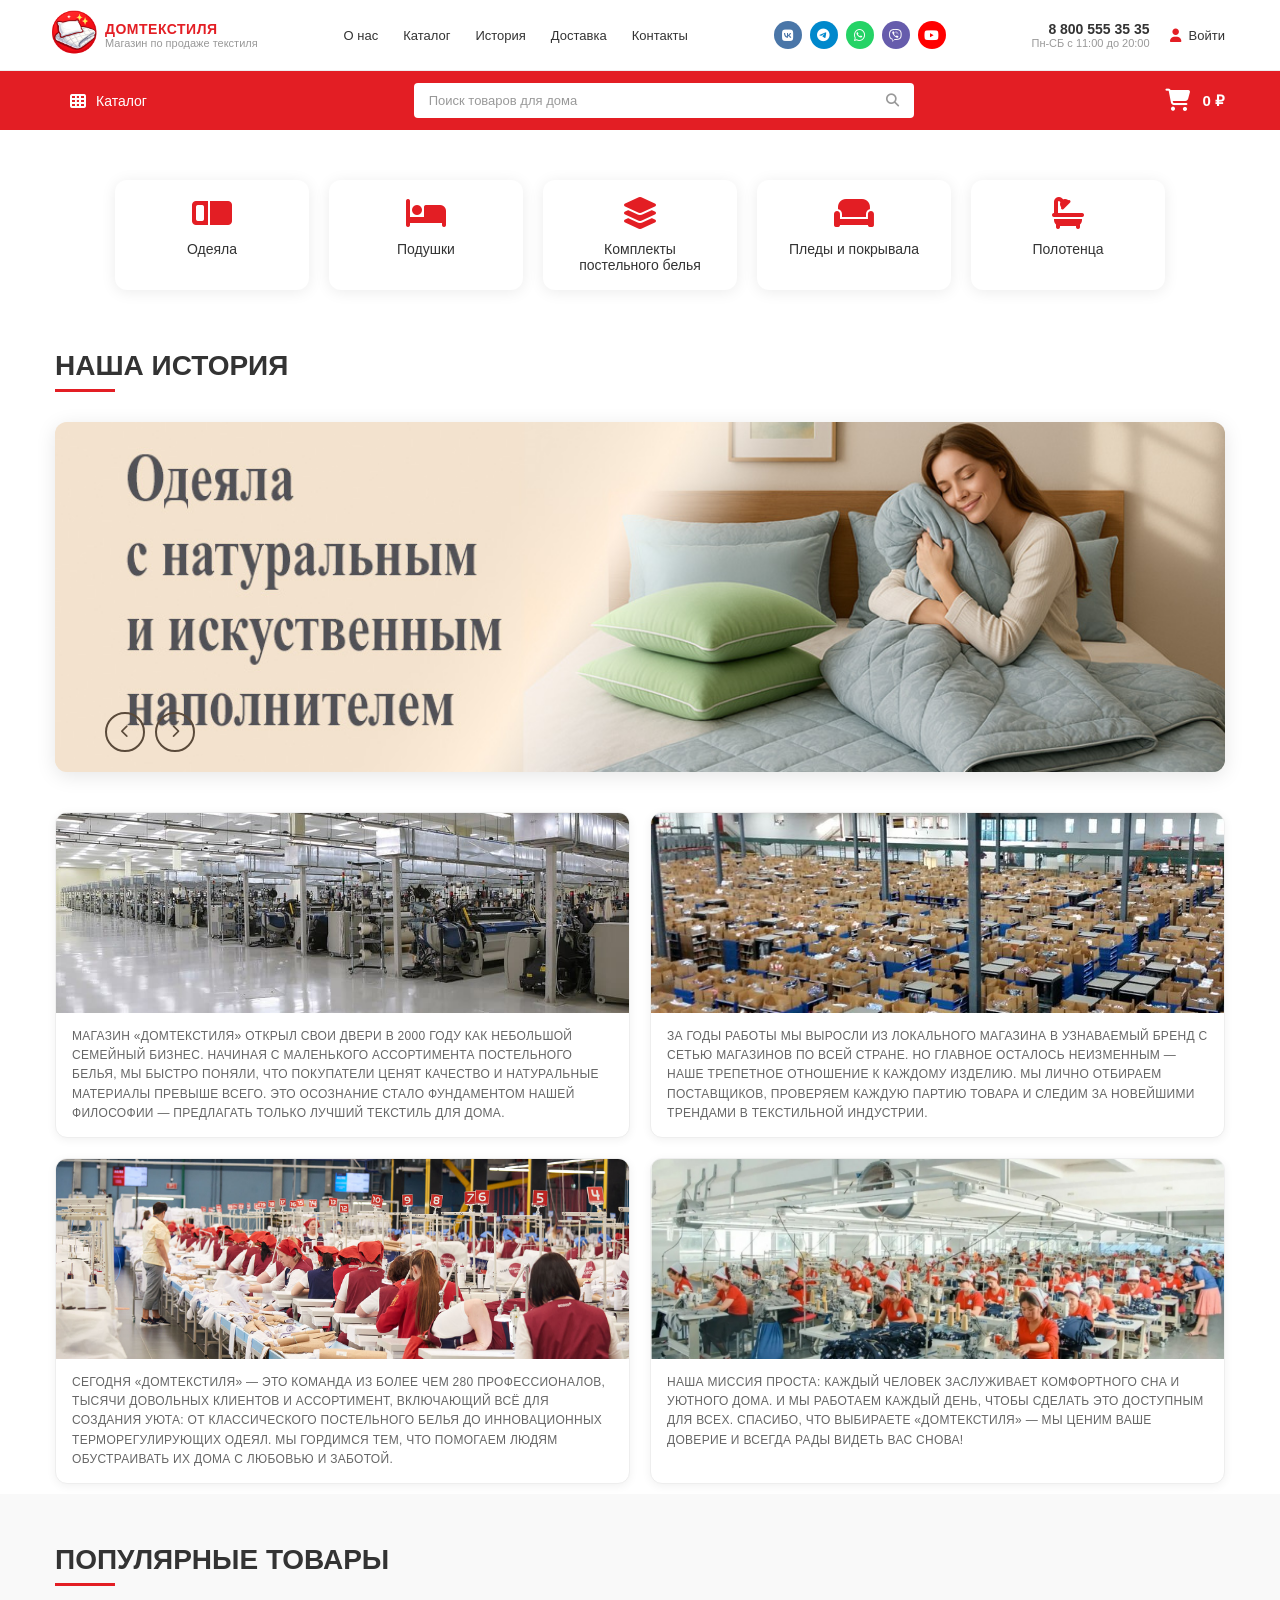
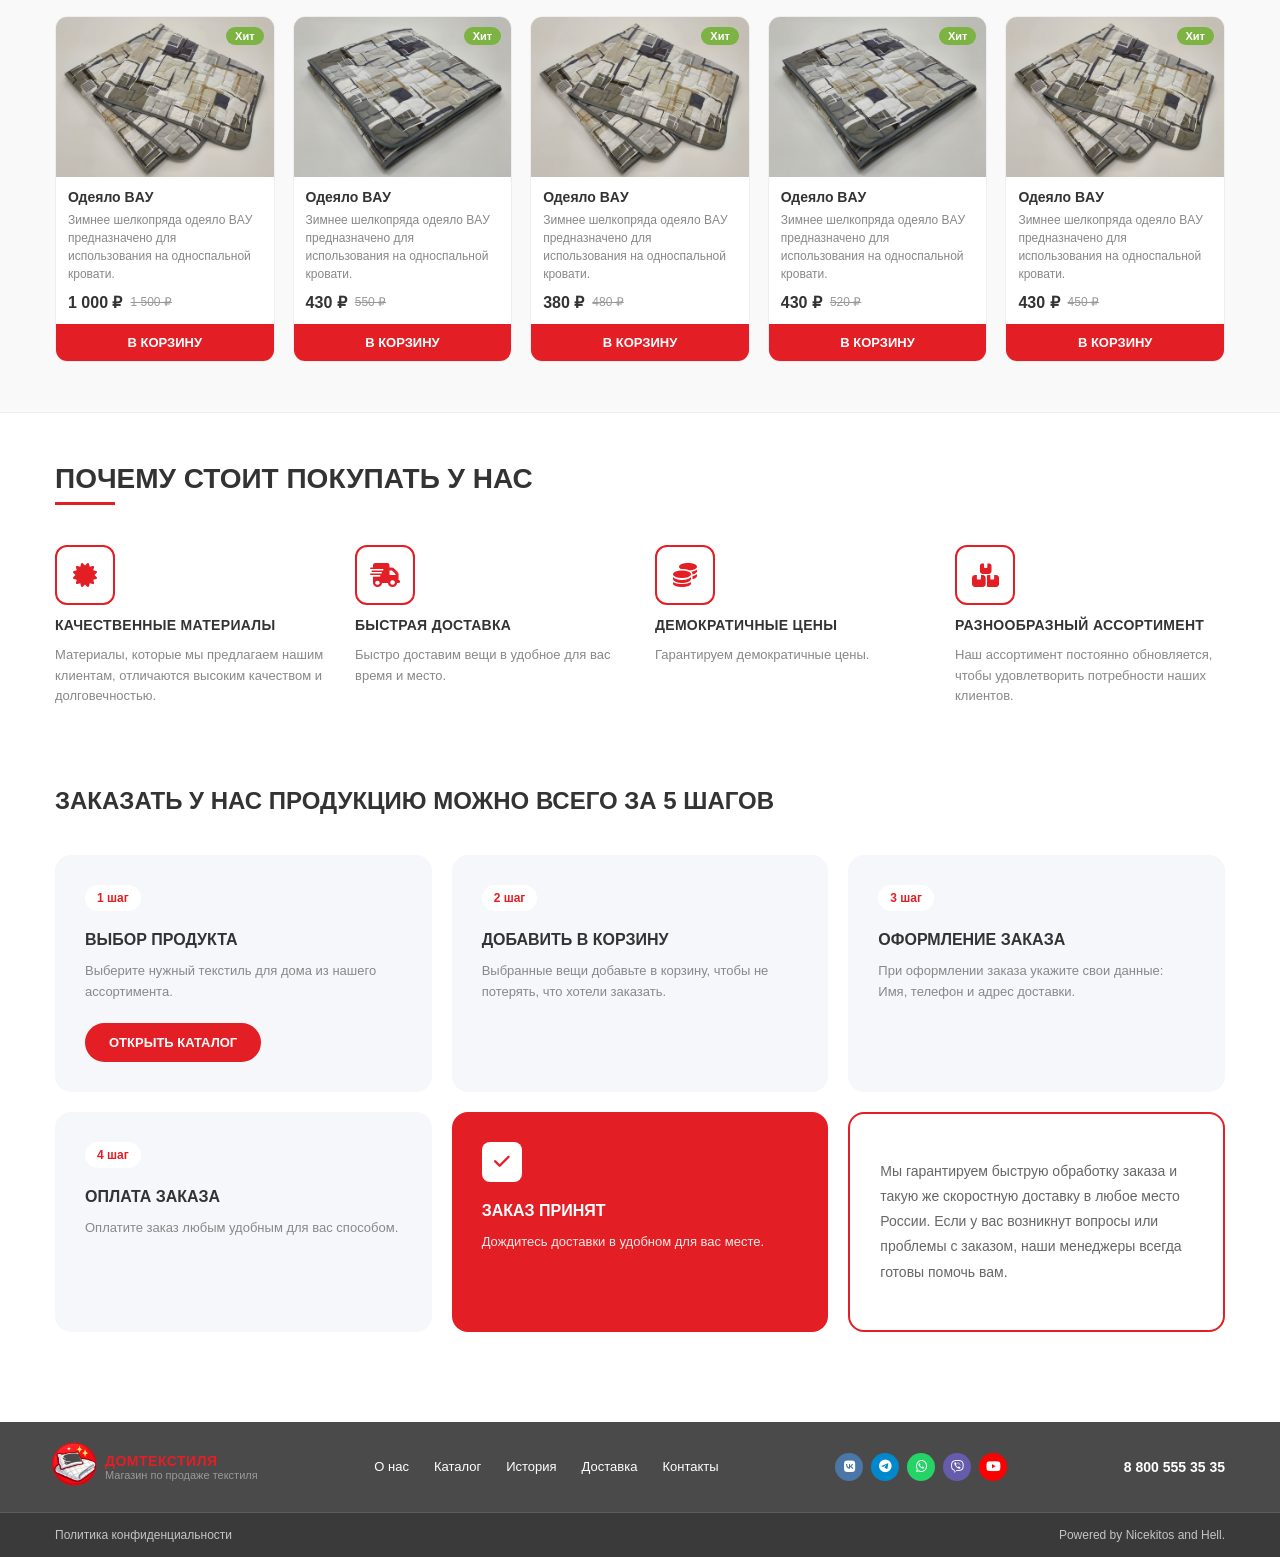
<file: index.html>
<!DOCTYPE html>
<html lang="ru">

<head>
    <meta charset="UTF-8">
    <meta name="viewport" content="width=device-width, initial-scale=1.0">
    <title>ДомТекстиля</title>
    <link rel="icon" href="Pictures/logotip (2).png">
    <link rel="stylesheet" href="Styles/header-styles.css">
    <link rel="stylesheet" href="Styles/footer-styles.css">
    <link rel="stylesheet" href="Styles/index-styles.css">
    <link rel="stylesheet" href="https://cdnjs.cloudflare.com/ajax/libs/font-awesome/6.4.0/css/all.min.css">
</head>

<body>
    <header class="header">
        <!-- Верхняя часть шапки -->
        <div class="header-top">
            <div class="container">
                <!-- Логотип -->
                <a href="index.html">
                    <div class="logo">
                        <div class="logo-icon">
                            <img class="logo-tip" src="Pictures/logotip (2).png"></img>
                        </div>
                        <div class="logo-text">
                            <span class="logo-title">ДомТекстиля</span>
                            <span class="logo-subtitle">Магазин по продаже текстиля</span>
                        </div>
                    </div>
                </a>

                <!-- Навигация -->
                <nav class="nav-menu">
                    <a href="about.html" class="nav-link">О нас</a>
                    <a href="catalog-odeyala.html" class="nav-link">Каталог</a>
                    <a href="#history" class="nav-link">История</a>
                    <a href="delivery.html" class="nav-link">Доставка</a>
                    <a href="contacts.html" class="nav-link">Контакты</a>
                </nav>

                <!-- Социальные сети -->
                <div class="social-links">
                    <a href="#" class="social-link vk"><i class="fab fa-vk"></i></a>
                    <a href="#" class="social-link telegram"><i class="fab fa-telegram"></i></a>
                    <a href="#" class="social-link whatsapp"><i class="fab fa-whatsapp"></i></a>
                    <a href="#" class="social-link viber"><i class="fab fa-viber"></i></a>
                    <a href="#" class="social-link youtube"><i class="fab fa-youtube"></i></a>
                </div>

                <!-- Контакты и вход -->
                <div class="header-contacts">
                    <div class="phone-block">
                        <a href="tel:+78005553535" class="phone-number">8 800 555 35 35</a>
                        <span class="work-hours">Пн-СБ с 11:00 до 20:00</span>
                    </div>
                    <a href="Forms/login-form.html" class="login-btn">
                        <i class="fas fa-user"></i>
                        <span>Войти</span>
                    </a>
                </div>
            </div>
        </div>

        <!-- Нижняя часть шапки (красная) -->
        <div class="header-bottom">
            <div class="container">
                <!-- Кнопка каталога -->
                <div class="catalog-dropdown">
                    <button class="catalog-btn" id="catalogBtn">
                        <i class="fas fa-th"></i>
                        <span>Каталог</span>
                    </button>

                    <div class="catalog-menu" id="catalogMenu">
                        <ul class="catalog-categories">
                            <li class="catalog-category">
                                <a href="catalog-odeyala.html" class="catalog-link">
                                    <i class="fas fa-mattress-pillow"></i>
                                    <span>Одеяла</span>
                                </a>
                            </li>
                            <li class="catalog-category">
                                <a href="" class="catalog-link">
                                    <i class="fas fa-bed"></i>
                                    <span>Подушки</span>
                                </a>
                            </li>
                            <li class="catalog-category">
                                <a href="" class="catalog-link">
                                    <i class="fas fa-layer-group"></i>
                                    <span>Комплекты постельного белья</span>
                                </a>
                            </li>
                            <li class="catalog-category">
                                <a href="" class="catalog-link">
                                    <i class="fas fa-couch"></i>
                                    <span>Пледы и покрывала</span>
                                </a>
                            </li>
                            <li class="catalog-category">
                                <a href="" class="catalog-link">
                                    <i class="fas fa-bath"></i>
                                    <span>Полотенца</span>
                                </a>
                            </li>
                        </ul>

                    </div>
                </div>

                <!-- Поиск -->
                <div class="search-box">
                    <input type="text" placeholder="Поиск товаров для дома">
                    <button class="search-btn"><i class="fas fa-search"></i></button>
                </div>

                <!-- Корзина -->
                <a href="cart.html" class="cart">
                    <div class="cart-icon">
                        <i class="fas fa-shopping-cart"></i>
                        <span class="cart-badge" id="cartBadge">0</span>
                    </div>
                    <span class="cart-total" id="cartTotal">0 ₽</span>
                </a>
            </div>
        </div>
    </header>

    <main class="main-content">
        <div class="content-container">

            <!-- Быстрые ссылки -->
            <div class="quick-links">
                <a href="catalog-odeyala.html" class="quick-link">
                    <i class="fas fa-mattress-pillow"></i>
                    <span>Одеяла</span>
                </a>
                <a href="#" class="quick-link">
                    <i class="fas fa-bed"></i>
                    <span>Подушки</span>
                </a>
                <a href="#" class="quick-link">
                    <i class="fas fa-layer-group"></i>
                    <span>Комплекты постельного белья</span>
                </a>
                <a href="#" class="quick-link">
                    <i class="fas fa-couch"></i>
                    <span>Пледы и покрывала</span>
                </a>
                <a href="#" class="quick-link">
                    <i class="fas fa-bath"></i>
                    <span>Полотенца</span>
                </a>

            </div>

            <!-- Секция История -->
            <section id="history" class="history-section">
                <h2 class="section-title">НАША ИСТОРИЯ</h2>

                <!-- Баннер слайдер -->
                <div class="banner-slider">
                    <div class="banner-slide active">
                        <div class="banner-image">
                            <img src="Pictures/banner_odeyalo_natural.jpg" alt="История ДомТекстиля">
                        </div>
                    </div>

                    <!-- Навигация слайдера -->
                    <div class="slider-nav">
                        <button class="slider-btn prev">
                            <i class="fas fa-chevron-left"></i>
                        </button>
                        <button class="slider-btn next">
                            <i class="fas fa-chevron-right"></i>
                        </button>
                    </div>
                </div>

                <!-- Сетка картинок истории -->
                <div class="history-grid">
                    <div class="history-card">
                        <div class="history-card-img">
                            <img src="Pictures/NaZavode.jpg" alt="Начало пути">
                        </div>
                        <p class="history-card-text">Магазин «ДомТекстиля» открыл свои двери в 2000 году как небольшой семейный бизнес. Начиная с маленького ассортимента постельного белья, мы быстро поняли, что покупатели ценят качество и натуральные материалы превыше всего. Это осознание стало фундаментом нашей философии — предлагать только лучший текстиль для дома.</p>
                    </div>
                    <div class="history-card">
                        <div class="history-card-img">
                            <img src="Pictures/sklad.jpg" alt="Рост компании">
                        </div>
                        <p class="history-card-text">За годы работы мы выросли из локального магазина в узнаваемый бренд с сетью магазинов по всей стране. Но главное осталось неизменным — наше трепетное отношение к каждому изделию. Мы лично отбираем поставщиков, проверяем каждую партию товара и следим за новейшими трендами в текстильной индустрии.</p>
                    </div>
                    <div class="history-card">
                        <div class="history-card-img">
                            <img src="Pictures/NaZavode2.jpg" alt="Наша команда">
                        </div>
                        <p class="history-card-text">Сегодня «ДомТекстиля» — это команда из более чем 280 профессионалов, тысячи довольных клиентов и ассортимент, включающий всё для создания уюта: от классического постельного белья до инновационных терморегулирующих одеял. Мы гордимся тем, что помогаем людям обустраивать их дома с любовью и заботой.</p>
                    </div>
                    <div class="history-card">
                        <div class="history-card-img">
                            <img src="Pictures/shveika.jpg" alt="Наша миссия">
                        </div>
                        <p class="history-card-text">Наша миссия проста: каждый человек заслуживает комфортного сна и уютного дома. И мы работаем каждый день, чтобы сделать это доступным для всех. Спасибо, что выбираете «ДомТекстиля» — мы ценим ваше доверие и всегда рады видеть вас снова!</p>
                    </div>
                </div>
            </section>
        </div>

        <!-- Секция "Популярные товары" -->
        <section class="popular-section">
            <div class="content-container">
                <h2 class="section-title">ПОПУЛЯРНЫЕ ТОВАРЫ</h2>
                <div class="popular-grid">
                    <div class="product-card">
                        <a href="product.html" class="product-card-link">
                            <div class="product-card-img">
                                <span class="popular-badge">Хит</span>
                                <img src="Pictures/odeyalo_sintepon.jpg" alt="Одеяло BAУ">
                            </div>
                            <div class="product-card-info">
                                <h3 class="product-card-name">Одеяло BAУ</h3>
                                <p class="product-card-desc">Зимнее шелкопряда одеяло BAУ предназначено для использования на односпальной кровати.</p>
                                <div class="product-card-price-row">
                                    <span class="product-card-price">1 000 ₽</span>
                                    <span class="product-card-old-price">1 500 ₽</span>
                                </div>
                            </div>
                        </a>
                        <button class="add-to-cart-btn">В КОРЗИНУ</button>
                    </div>
                    <div class="product-card">
                        <a href="product.html" class="product-card-link">
                            <div class="product-card-img">
                                <span class="popular-badge">Хит</span>
                                <img src="Pictures/odeyalo_sintepon2.jpg" alt="Одеяло BAУ">
                            </div>
                            <div class="product-card-info">
                                <h3 class="product-card-name">Одеяло BAУ</h3>
                                <p class="product-card-desc">Зимнее шелкопряда одеяло BAУ предназначено для использования на односпальной кровати.</p>
                                <div class="product-card-price-row">
                                    <span class="product-card-price">430 ₽</span>
                                    <span class="product-card-old-price">550 ₽</span>
                                </div>
                            </div>
                        </a>
                        <button class="add-to-cart-btn">В КОРЗИНУ</button>
                    </div>
                    <div class="product-card">
                        <a href="product.html" class="product-card-link">
                            <div class="product-card-img">
                                <span class="popular-badge">Хит</span>
                                <img src="Pictures/odeyalo_sintepon.jpg" alt="Одеяло BAУ">
                            </div>
                            <div class="product-card-info">
                                <h3 class="product-card-name">Одеяло BAУ</h3>
                                <p class="product-card-desc">Зимнее шелкопряда одеяло BAУ предназначено для использования на односпальной кровати.</p>
                                <div class="product-card-price-row">
                                    <span class="product-card-price">380 ₽</span>
                                    <span class="product-card-old-price">480 ₽</span>
                                </div>
                            </div>
                        </a>
                        <button class="add-to-cart-btn">В КОРЗИНУ</button>
                    </div>
                    <div class="product-card">
                        <a href="product.html" class="product-card-link">
                            <div class="product-card-img">
                                <span class="popular-badge">Хит</span>
                                <img src="Pictures/odeyalo_sintepon2.jpg" alt="Одеяло BAУ">
                            </div>
                            <div class="product-card-info">
                                <h3 class="product-card-name">Одеяло BAУ</h3>
                                <p class="product-card-desc">Зимнее шелкопряда одеяло BAУ предназначено для использования на односпальной кровати.</p>
                                <div class="product-card-price-row">
                                    <span class="product-card-price">430 ₽</span>
                                    <span class="product-card-old-price">520 ₽</span>
                                </div>
                            </div>
                        </a>
                        <button class="add-to-cart-btn">В КОРЗИНУ</button>
                    </div>
                    <div class="product-card">
                        <a href="product.html" class="product-card-link">
                            <div class="product-card-img">
                                <span class="popular-badge">Хит</span>
                                <img src="Pictures/odeyalo_sintepon.jpg" alt="Одеяло BAУ">
                            </div>
                            <div class="product-card-info">
                                <h3 class="product-card-name">Одеяло BAУ</h3>
                                <p class="product-card-desc">Зимнее шелкопряда одеяло BAУ предназначено для использования на односпальной кровати.</p>
                                <div class="product-card-price-row">
                                    <span class="product-card-price">430 ₽</span>
                                    <span class="product-card-old-price">450 ₽</span>
                                </div>
                            </div>
                        </a>
                        <button class="add-to-cart-btn">В КОРЗИНУ</button>
                    </div>
                </div>
            </div>
        </section>

        <!-- Секция "Почему стоит покупать у нас" -->
        <section class="why-us-section">
            <div class="content-container">
                <h2 class="section-title">ПОЧЕМУ СТОИТ ПОКУПАТЬ У НАС</h2>
                <div class="why-us-grid">
                    <div class="why-us-card">
                        <div class="why-us-icon">
                            <i class="fas fa-certificate"></i>
                        </div>
                        <h3 class="why-us-title">КАЧЕСТВЕННЫЕ МАТЕРИАЛЫ</h3>
                        <p class="why-us-text">Материалы, которые мы предлагаем нашим клиентам, отличаются высоким качеством и долговечностью.</p>
                    </div>
                    <div class="why-us-card">
                        <div class="why-us-icon">
                            <i class="fas fa-truck-fast"></i>
                        </div>
                        <h3 class="why-us-title">БЫСТРАЯ ДОСТАВКА</h3>
                        <p class="why-us-text">Быстро доставим вещи в удобное для вас время и место.</p>
                    </div>
                    <div class="why-us-card">
                        <div class="why-us-icon">
                            <i class="fas fa-coins"></i>
                        </div>
                        <h3 class="why-us-title">ДЕМОКРАТИЧНЫЕ ЦЕНЫ</h3>
                        <p class="why-us-text">Гарантируем демократичные цены.</p>
                    </div>
                    <div class="why-us-card">
                        <div class="why-us-icon">
                            <i class="fas fa-boxes-stacked"></i>
                        </div>
                        <h3 class="why-us-title">РАЗНООБРАЗНЫЙ АССОРТИМЕНТ</h3>
                        <p class="why-us-text">Наш ассортимент постоянно обновляется, чтобы удовлетворить потребности наших клиентов.</p>
                    </div>
                </div>
            </div>
        </section>

        <!-- Секция "5 шагов заказа" -->
        <section class="steps-section">
            <div class="content-container">
                <h2 class="steps-title">ЗАКАЗАТЬ У НАС ПРОДУКЦИЮ МОЖНО ВСЕГО ЗА 5 ШАГОВ</h2>

                <div class="steps-grid">
                    <!-- Шаг 1 -->
                    <div class="step-card">
                        <span class="step-number">1 шаг</span>
                        <h3 class="step-name">ВЫБОР ПРОДУКТА</h3>
                        <p class="step-description">Выберите нужный текстиль для дома из нашего ассортимента.</p>
                        <a href="catalog-odeyala.html" class="step-btn">ОТКРЫТЬ КАТАЛОГ</a>
                    </div>

                    <!-- Шаг 2 -->
                    <div class="step-card">
                        <span class="step-number">2 шаг</span>
                        <h3 class="step-name">ДОБАВИТЬ В КОРЗИНУ</h3>
                        <p class="step-description">Выбранные вещи добавьте в корзину, чтобы не потерять, что хотели
                            заказать.</p>
                    </div>

                    <!-- Шаг 3 -->
                    <div class="step-card">
                        <span class="step-number">3 шаг</span>
                        <h3 class="step-name">ОФОРМЛЕНИЕ ЗАКАЗА</h3>
                        <p class="step-description">При оформлении заказа укажите свои данные: Имя, телефон и адрес
                            доставки.</p>
                    </div>

                    <!-- Шаг 4 -->
                    <div class="step-card">
                        <span class="step-number">4 шаг</span>
                        <h3 class="step-name">ОПЛАТА ЗАКАЗА</h3>
                        <p class="step-description">Оплатите заказ любым удобным для вас способом.</p>
                    </div>

                    <!-- Шаг 5 - выделен красным -->
                    <div class="step-card step-highlight">
                        <div class="step-icon">
                            <i class="fas fa-check"></i>
                        </div>
                        <h3 class="step-name">ЗАКАЗ ПРИНЯТ</h3>
                        <p class="step-description">Дождитесь доставки в удобном для вас месте.</p>
                    </div>

                    <!-- Информационный блок -->
                    <div class="step-card step-info">
                        <p class="step-info-text">Мы гарантируем быструю обработку заказа и такую же скоростную доставку
                            в любое место России. Если у вас возникнут вопросы или проблемы с заказом, наши менеджеры
                            всегда готовы помочь вам.</p>
                    </div>
                </div>
            </div>
        </section>

    </main>

    <footer class="footer">
        <!-- Основная часть футера -->
        <div class="footer-main">
            <div class="container">
                <!-- Логотип -->
                <a href="index.html">
                    <div class="logo">
                        <div class="logo-icon">
                            <img class="logo-tip" src="Pictures/logotip (2).png"></img>
                        </div>
                        <div class="logo-text">
                            <span class="logo-title">ДомТекстиля</span>
                            <span class="logo-subtitle">Магазин по продаже текстиля</span>
                        </div>
                    </div>
                </a>

                <!-- Навигация -->
                <nav class="footer-nav">
                    <a href="about.html" class="footer-nav-link">О нас</a>
                    <a href="catalog-odeyala.html" class="footer-nav-link">Каталог</a>
                    <a href="#history" class="footer-nav-link">История</a>
                    <a href="delivery.html" class="footer-nav-link">Доставка</a>
                    <a href="contacts.html" class="footer-nav-link">Контакты</a>
                </nav>

                <!-- Социальные сети -->
                <div class="footer-social">
                    <a href="#" class="social-link vk"><i class="fab fa-vk"></i></a>
                    <a href="#" class="social-link telegram"><i class="fab fa-telegram"></i></a>
                    <a href="#" class="social-link whatsapp"><i class="fab fa-whatsapp"></i></a>
                    <a href="#" class="social-link viber"><i class="fab fa-viber"></i></a>
                    <a href="#" class="social-link youtube"><i class="fab fa-youtube"></i></a>
                </div>

                <!-- Телефон -->
                <div class="footer-phone">
                    <a href="tel:+78005553535">8 800 555 35 35</a>
                </div>
            </div>
        </div>

        <!-- Нижняя часть футера -->
        <div class="footer-bottom">
            <div class="container">
                <a href="Documents/Privacy.docx" class="footer-link" download>Политика конфиденциальности</a>
                <span class="footer-copyright">Powered by Nicekitos and Hell.</span>
            </div>
        </div>
    </footer>
</body>

<script src="JavaScript/cart-js.js"></script>
<script src="JavaScript/search-js.js"></script>
<script src="JavaScript/index-js.js"></script>
<script src="JavaScript/header-js.js"></script>
<script src="JavaScript/product-js.js"></script>
</body>

</html>
</file>
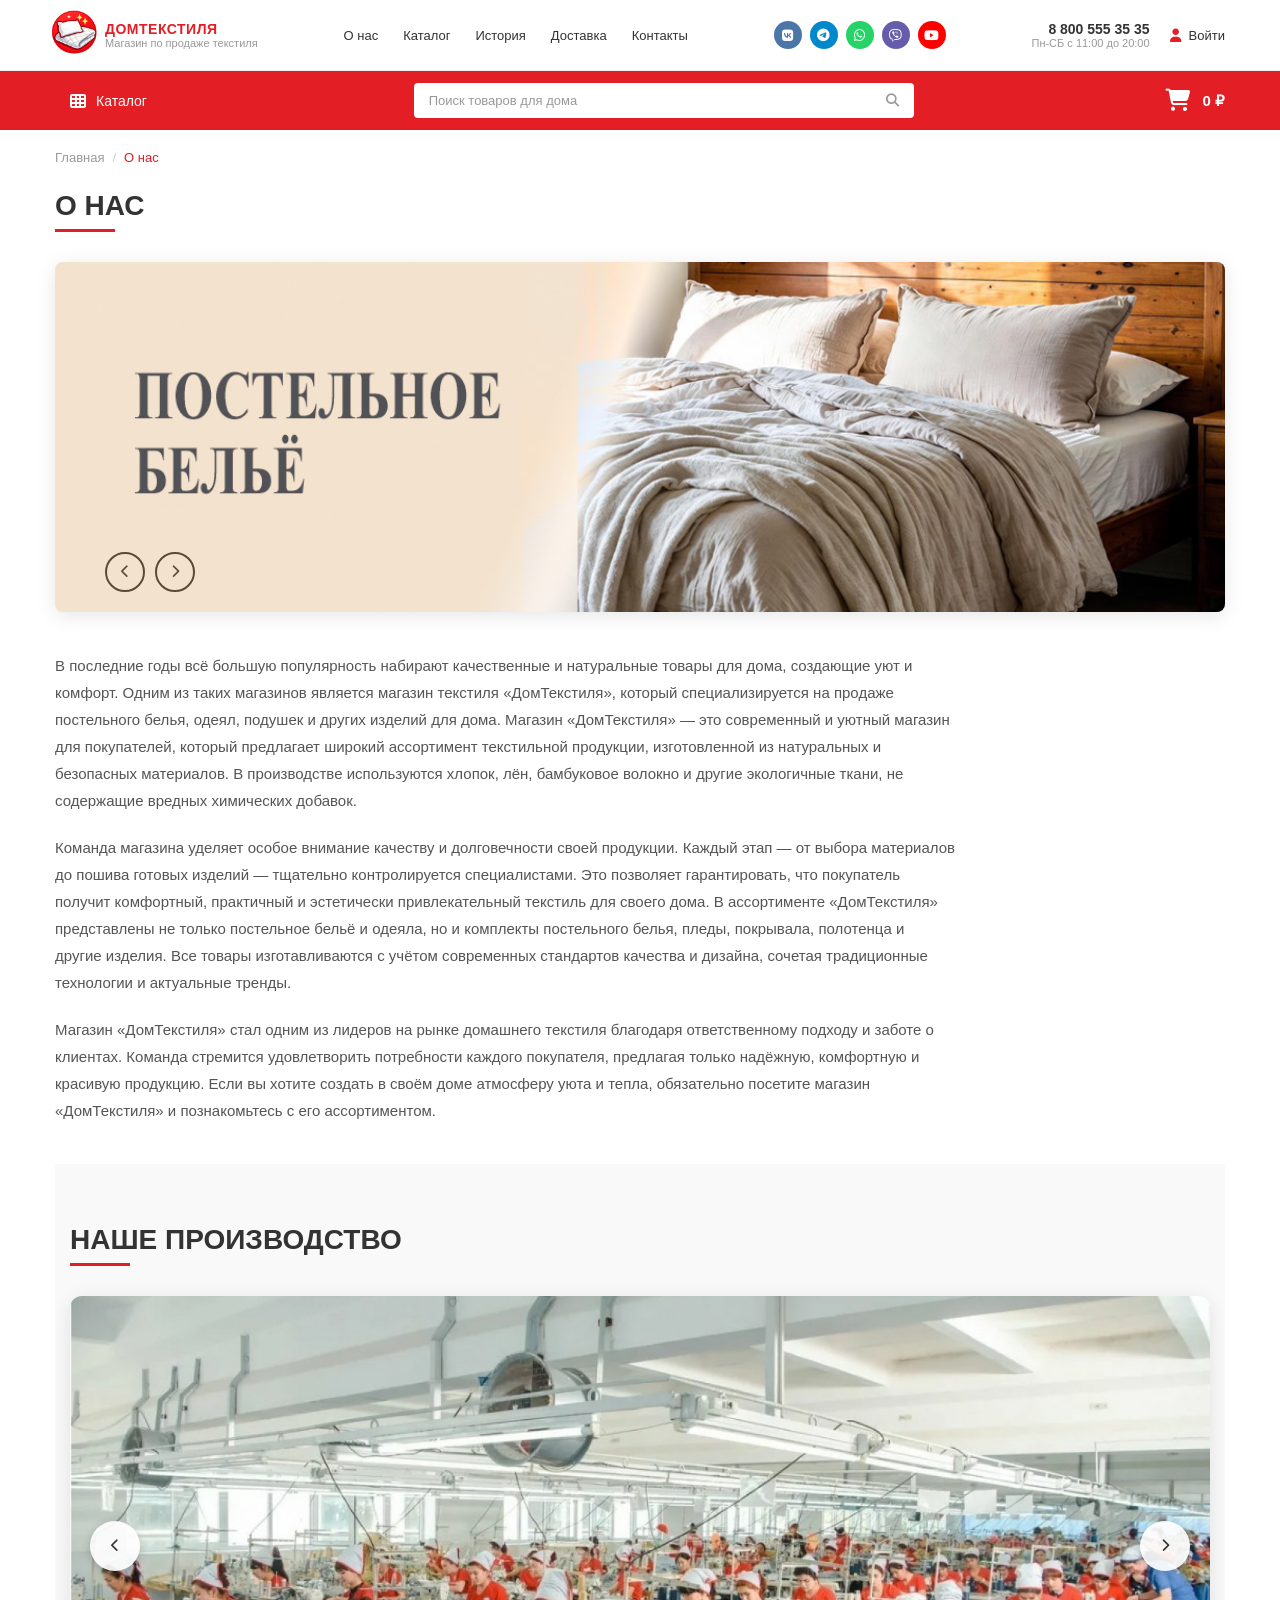
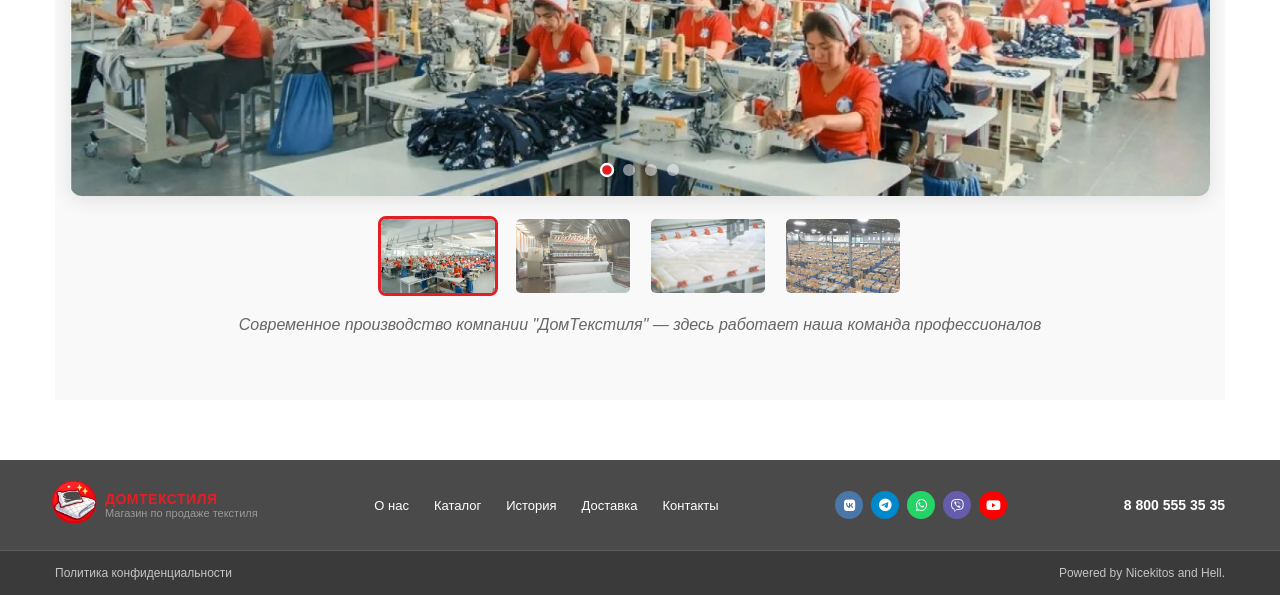
<file: about.html>
<!DOCTYPE html>
<html lang="ru">

<head>
    <meta charset="UTF-8">
    <meta name="viewport" content="width=device-width, initial-scale=1.0">
    <title>О нас - ДомТекстиля</title>
    <link rel="icon" href="Pictures/logotip (2).png">
    <link rel="stylesheet" href="Styles/header-styles.css">
    <link rel="stylesheet" href="Styles/footer-styles.css">
    <link rel="stylesheet" href="Styles/about-styles.css">
    <link rel="stylesheet" href="https://cdnjs.cloudflare.com/ajax/libs/font-awesome/6.4.0/css/all.min.css">
</head>

<body>
    <!-- HEADER -->
    <header class="header">
        <!-- Верхняя часть шапки -->
        <div class="header-top">
            <div class="container">
                <!-- Логотип -->
                <a href="index.html">
                    <div class="logo">
                        <div class="logo-icon">
                            <img class="logo-tip" src="Pictures/logotip (2).png"></img>
                        </div>
                        <div class="logo-text">
                            <span class="logo-title">ДомТекстиля</span>
                            <span class="logo-subtitle">Магазин по продаже текстиля</span>
                        </div>
                    </div>
                </a>

                <!-- Навигация -->
                <nav class="nav-menu">
                    <a href="about.html" class="nav-link">О нас</a>
                    <a href="catalog-odeyala.html" class="nav-link">Каталог</a>
                    <a href="index.html#history" class="nav-link">История</a>
                    <a href="delivery.html" class="nav-link">Доставка</a>
                    <a href="contacts.html" class="nav-link">Контакты</a>
                </nav>

                <!-- Социальные сети -->
                <div class="social-links">
                    <a href="#" class="social-link vk"><i class="fab fa-vk"></i></a>
                    <a href="#" class="social-link telegram"><i class="fab fa-telegram"></i></a>
                    <a href="#" class="social-link whatsapp"><i class="fab fa-whatsapp"></i></a>
                    <a href="#" class="social-link viber"><i class="fab fa-viber"></i></a>
                    <a href="#" class="social-link youtube"><i class="fab fa-youtube"></i></a>
                </div>

                <!-- Контакты и вход -->
                <div class="header-contacts">
                    <div class="phone-block">
                        <a href="tel:+78005553535" class="phone-number">8 800 555 35 35</a>
                        <span class="work-hours">Пн-СБ с 11:00 до 20:00</span>
                    </div>
                    <a href="Forms/login-form.html" class="login-btn">
                        <i class="fas fa-user"></i>
                        <span>Войти</span>
                    </a>
                </div>
            </div>
        </div>

        <!-- Нижняя часть шапки (красная) -->
        <div class="header-bottom">
            <div class="container">
                <!-- Кнопка каталога -->
                <div class="catalog-dropdown">
                    <button class="catalog-btn" id="catalogBtn">
                        <i class="fas fa-th"></i>
                        <span>Каталог</span>
                    </button>

                    <div class="catalog-menu" id="catalogMenu">
                        <ul class="catalog-categories">
                            <li class="catalog-category">
                                <a href="catalog-odeyala.html" class="catalog-link">
                                    <i class="fas fa-mattress-pillow"></i>
                                    <span>Одеяла</span>
                                </a>
                            </li>
                            <li class="catalog-category">
                                <a href="" class="catalog-link">
                                    <i class="fas fa-bed"></i>
                                    <span>Подушки</span>
                                </a>
                            </li>
                            <li class="catalog-category">
                                <a href="" class="catalog-link">
                                    <i class="fas fa-layer-group"></i>
                                    <span>Комплекты постельного белья</span>
                                </a>
                            </li>
                            <li class="catalog-category">
                                <a href="" class="catalog-link">
                                    <i class="fas fa-couch"></i>
                                    <span>Пледы и покрывала</span>
                                </a>
                            </li>
                            <li class="catalog-category">
                                <a href="" class="catalog-link">
                                    <i class="fas fa-bath"></i>
                                    <span>Полотенца</span>
                                </a>
                            </li>
                        </ul>

                    </div>
                </div>

                <!-- Поиск -->
                <div class="search-box">
                    <input type="text" placeholder="Поиск товаров для дома">
                    <button class="search-btn"><i class="fas fa-search"></i></button>
                </div>

                <!-- Корзина -->
                <a href="cart.html" class="cart">
                    <div class="cart-icon">
                        <i class="fas fa-shopping-cart"></i>
                        <span class="cart-badge" id="cartBadge">0</span>
                    </div>
                    <span class="cart-total" id="cartTotal">0 ₽</span>
                </a>
            </div>
        </div>
    </header>

    <!-- MAIN CONTENT -->
    <main class="main-content">
        <div class="content-container">
            <nav class="breadcrumbs">
                <a href="index.html">Главная</a>
                <span class="separator">/</span>
                <span class="current">О нас</span>
            </nav>

            <!-- Заголовок страницы -->
            <h1 class="page-title">О НАС</h1>

            <!-- Баннер слайдер -->
            <div class="banner-slider">
                <div class="banner-slide active">
                    <div class="banner-image">
                        <img src="Pictures/postelnoe.jpg" alt="Постельное бельё">
                    </div>
                </div>

                <!-- Навигация слайдера -->
                <div class="slider-nav">
                    <button class="slider-btn prev">
                        <i class="fas fa-chevron-left"></i>
                    </button>
                    <button class="slider-btn next">
                        <i class="fas fa-chevron-right"></i>
                    </button>
                </div>
            </div>

            <!-- Текстовый контент -->
            <div class="about-text">
                <p>
                    В последние годы всё большую популярность набирают качественные и натуральные товары для дома,
                    создающие уют и комфорт. Одним из таких магазинов является магазин текстиля «ДомТекстиля», который
                    специализируется на продаже постельного белья, одеял, подушек и других изделий для дома. Магазин
                    «ДомТекстиля» — это современный и уютный магазин для покупателей, который предлагает широкий
                    ассортимент текстильной продукции, изготовленной из натуральных и безопасных материалов. В
                    производстве используются хлопок, лён, бамбуковое волокно и другие экологичные ткани, не содержащие
                    вредных химических добавок.
                </p>
                <p>
                    Команда магазина уделяет особое внимание качеству и долговечности своей продукции. Каждый этап — от
                    выбора материалов до пошива готовых изделий — тщательно контролируется специалистами. Это позволяет
                    гарантировать, что покупатель получит комфортный, практичный и эстетически привлекательный текстиль
                    для своего дома. В ассортименте «ДомТекстиля» представлены не только постельное бельё и одеяла, но и
                    комплекты постельного белья, пледы, покрывала, полотенца и другие изделия. Все товары
                    изготавливаются с учётом современных стандартов качества и дизайна, сочетая традиционные технологии
                    и актуальные тренды.
                </p>
                <p>
                    Магазин «ДомТекстиля» стал одним из лидеров на рынке домашнего текстиля благодаря ответственному
                    подходу и заботе о клиентах. Команда стремится удовлетворить потребности каждого покупателя,
                    предлагая только надёжную, комфортную и красивую продукцию. Если вы хотите создать в своём доме
                    атмосферу уюта и тепла, обязательно посетите магазин «ДомТекстиля» и познакомьтесь с его
                    ассортиментом.
                </p>
            </div>
            <section class="gallery-section">
                <div class="content-container">
                    <h2 class="gallery-title">НАШЕ ПРОИЗВОДСТВО</h2>

                    <div class="gallery-slider">
                        <!-- Основное изображение -->
                        <div class="gallery-main">
                            <img id="galleryImage" src="Pictures/shveika.jpg" alt="Фото производства">

                            <!-- Навигация -->
                            <button class="gallery-nav prev" onclick="changeGalleryImage(-1)">
                                <i class="fas fa-chevron-left"></i>
                            </button>
                            <button class="gallery-nav next" onclick="changeGalleryImage(1)">
                                <i class="fas fa-chevron-right"></i>
                            </button>

                            <!-- Индикаторы -->
                            <div class="gallery-dots" id="galleryDots"></div>
                        </div>

                        <!-- Миниатюры -->
                        <div class="gallery-thumbnails" id="galleryThumbnails"></div>
                    </div>

                    <!-- Описание фото -->
                    <p class="gallery-description" id="galleryDescription">
                        Современное производство компании "ДомТекстиля" — здесь работает наша команда профессионалов
                    </p>
                </div>
            </section>
        </div>
    </main>

    <!-- FOOTER -->
    <footer class="footer">
        <!-- Основная часть футера -->
        <div class="footer-main">
            <div class="container">
                <!-- Логотип -->
                <a href="index.html">
                    <div class="logo">
                        <div class="logo-icon">
                            <img class="logo-tip" src="Pictures/logotip (2).png" alt="ДомТекстиля">
                        </div>
                        <div class="logo-text">
                            <span class="logo-title">ДомТекстиля</span>
                            <span class="logo-subtitle">Магазин по продаже текстиля</span>
                        </div>
                    </div>
                </a>

                <!-- Навигация -->
                <nav class="footer-nav">
                    <a href="about.html" class="footer-nav-link">О нас</a>
                    <a href="catalog-odeyala.html" class="footer-nav-link">Каталог</a>
                    <a href="index.html#history" class="footer-nav-link">История</a>
                    <a href="delivery.html" class="footer-nav-link">Доставка</a>
                    <a href="contacts.html" class="footer-nav-link">Контакты</a>
                </nav>

                <!-- Социальные сети -->
                <div class="footer-social">
                    <a href="#" class="social-link vk"><i class="fab fa-vk"></i></a>
                    <a href="#" class="social-link telegram"><i class="fab fa-telegram"></i></a>
                    <a href="#" class="social-link whatsapp"><i class="fab fa-whatsapp"></i></a>
                    <a href="#" class="social-link viber"><i class="fab fa-viber"></i></a>
                    <a href="#" class="social-link youtube"><i class="fab fa-youtube"></i></a>
                </div>

                <!-- Телефон -->
                <div class="footer-phone">
                    <a href="tel:+78005553535">8 800 555 35 35</a>
                </div>
            </div>
        </div>

        <!-- Нижняя часть футера -->
        <div class="footer-bottom">
            <div class="container">
                <a href="Documents/Privacy.docx" class="footer-link" download>Политика конфиденциальности</a>
                <span class="footer-copyright">Powered by Nicekitos and Hell.</span>
            </div>
        </div>
    </footer>

    <script src="JavaScript/cart-js.js"></script>
    <script src="JavaScript/search-js.js"></script>
    <script src="JavaScript/header-js.js"></script>
    <script src="JavaScript/about-js.js"></script>
</body>

</html>
</file>
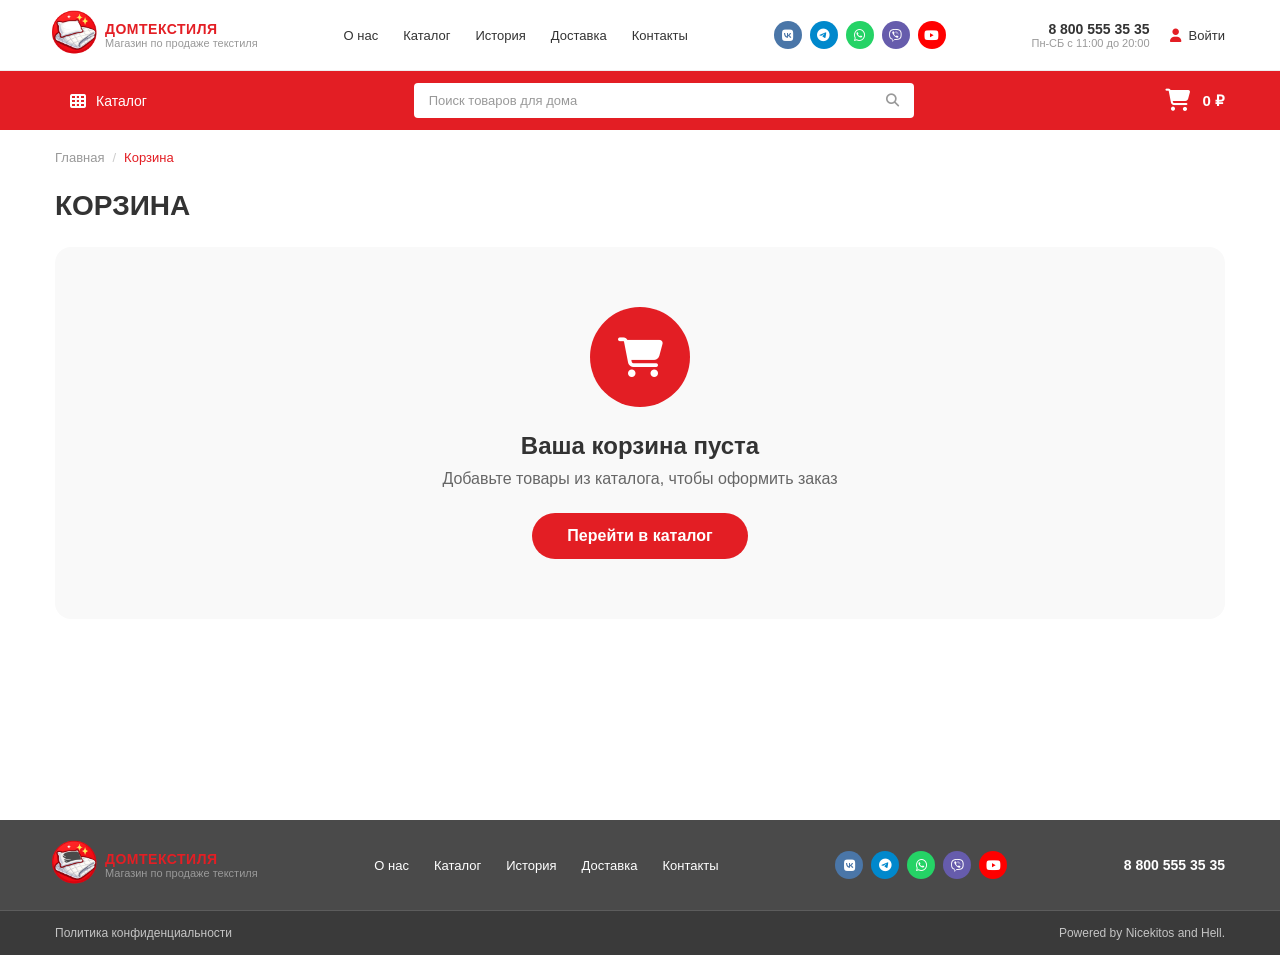
<file: cart.html>
<!DOCTYPE html>
<html lang="ru">
<head>
    <meta charset="UTF-8">
    <meta name="viewport" content="width=device-width, initial-scale=1.0">
    <title>Корзина - ДомТекстиля</title>
    <link rel="icon" href="Pictures/logotip (2).png">
    <link rel="stylesheet" href="Styles/header-styles.css">
    <link rel="stylesheet" href="Styles/footer-styles.css">
    <link rel="stylesheet" href="Styles/cart-styles.css">
    <link rel="stylesheet" href="https://cdnjs.cloudflare.com/ajax/libs/font-awesome/6.4.0/css/all.min.css">
</head>
<body>
    <!-- HEADER -->
    <header class="header">
        <div class="header-top">
            <div class="container">
                <a href="index.html">
                    <div class="logo">
                        <div class="logo-icon">
                            <img class="logo-tip" src="Pictures/logotip (2).png">
                        </div>
                        <div class="logo-text">
                            <span class="logo-title">ДомТекстиля</span>
                            <span class="logo-subtitle">Магазин по продаже текстиля</span>
                        </div>
                    </div>
                </a>
                <nav class="nav-menu">
                    <a href="about.html" class="nav-link">О нас</a>
                    <a href="catalog-odeyala.html" class="nav-link">Каталог</a>
                    <a href="index.html#history" class="nav-link">История</a>
                    <a href="delivery.html" class="nav-link">Доставка</a>
                    <a href="contacts.html" class="nav-link">Контакты</a>
                </nav>
                <div class="social-links">
                    <a href="#" class="social-link vk"><i class="fab fa-vk"></i></a>
                    <a href="#" class="social-link telegram"><i class="fab fa-telegram"></i></a>
                    <a href="#" class="social-link whatsapp"><i class="fab fa-whatsapp"></i></a>
                    <a href="#" class="social-link viber"><i class="fab fa-viber"></i></a>
                    <a href="#" class="social-link youtube"><i class="fab fa-youtube"></i></a>
                </div>
                <div class="header-contacts">
                    <div class="phone-block">
                        <a href="tel:+78005553535" class="phone-number">8 800 555 35 35</a>
                        <span class="work-hours">Пн-СБ с 11:00 до 20:00</span>
                    </div>
                    <a href="Forms/login-form.html" class="login-btn">
                        <i class="fas fa-user"></i>
                        <span>Войти</span>
                    </a>
                </div>
            </div>
        </div>
        <div class="header-bottom">
            <div class="container">
                <div class="catalog-dropdown">
                    <button class="catalog-btn" id="catalogBtn">
                        <i class="fas fa-th"></i>
                        <span>Каталог</span>
                    </button>
                    <div class="catalog-menu" id="catalogMenu">
                        <ul class="catalog-categories">
                            <li class="catalog-category">
                                <a href="catalog-odeyala.html" class="catalog-link">
                                    <i class="fas fa-mattress-pillow"></i>
                                    <span>Одеяла</span>
                                </a>
                            </li>
                            <li class="catalog-category">
                                <a href="" class="catalog-link">
                                    <i class="fas fa-bed"></i>
                                    <span>Подушки</span>
                                </a>
                            </li>
                            <li class="catalog-category">
                                <a href="" class="catalog-link">
                                    <i class="fas fa-layer-group"></i>
                                    <span>Комплекты постельного белья</span>
                                </a>
                            </li>
                            <li class="catalog-category">
                                <a href="" class="catalog-link">
                                    <i class="fas fa-couch"></i>
                                    <span>Пледы и покрывала</span>
                                </a>
                            </li>
                            <li class="catalog-category">
                                <a href="" class="catalog-link">
                                    <i class="fas fa-bath"></i>
                                    <span>Полотенца</span>
                                </a>
                            </li>
                        </ul>
                    </div>
                </div>
                <div class="search-box">
                    <input type="text" placeholder="Поиск товаров для дома">
                    <button class="search-btn"><i class="fas fa-search"></i></button>
                </div>
                <a href="cart.html" class="cart">
                    <div class="cart-icon">
                        <i class="fas fa-shopping-cart"></i>
                        <span class="cart-badge" id="cartBadge">0</span>
                    </div>
                    <span class="cart-total" id="cartTotal">0 ₽</span>
                </a>
            </div>
        </div>
    </header>

    <!-- MAIN CONTENT -->
    <main class="main-content">
        <div class="content-container">
            <nav class="breadcrumbs">
                <a href="index.html">Главная</a>
                <span class="separator">/</span>
                <span class="current">Корзина</span>
            </nav>

            <h1 class="page-title">КОРЗИНА</h1>

            <!-- Пустая корзина -->
            <div class="empty-cart" id="emptyCart" style="display: none;">
                <div class="empty-cart-icon">
                    <i class="fas fa-shopping-cart"></i>
                </div>
                <h2 class="empty-cart-title">Ваша корзина пуста</h2>
                <p class="empty-cart-text">Добавьте товары из каталога, чтобы оформить заказ</p>
                <a href="catalog-odeyala.html" class="empty-cart-btn">Перейти в каталог</a>
            </div>

            <!-- Содержимое корзины -->
            <div class="cart-content" id="cartContent">
                <!-- Действия с корзиной -->
                <div class="cart-actions">
                    <label class="select-all">
                        <input type="checkbox" id="selectAll" checked>
                        <span class="checkmark"></span>
                        <span class="select-all-text">ВЫБРАТЬ ВСЁ</span>
                    </label>
                    <button class="clear-cart-btn" id="clearCart">
                        <i class="fas fa-trash-alt"></i>
                        Очистить корзину
                    </button>
                </div>

                <!-- Список товаров -->
                <div class="cart-items" id="cartItems">
                </div>

                <!-- Итого и кнопка оформления -->
                <div class="cart-footer">
                    <div class="cart-summary">
                        <div class="summary-row">
                            <span>Товары (<span id="totalItems">0</span>)</span>
                            <span id="subtotal">0 ₽</span>
                        </div>
                        <div class="summary-row discount" id="discountRow" style="display: none;">
                            <span>Скидка</span>
                            <span id="discountAmount">-0 ₽</span>
                        </div>
                        <div class="summary-row total">
                            <span>Итого</span>
                            <span id="finalTotal">0 ₽</span>
                        </div>
                    </div>
                    <a href="checkout.html" class="checkout-btn" id="checkoutBtn">
                        К ОФОРМЛЕНИЮ
                        <span class="checkout-summary" id="checkoutSummary">0 шт. 0 ₽</span>
                    </a>
                </div>
            </div>
        </div>
    </main>

    <!-- FOOTER -->
    <footer class="footer">
        <div class="footer-main">
            <div class="container">
                <a href="index.html">
                    <div class="logo">
                        <div class="logo-icon">
                            <img class="logo-tip" src="Pictures/logotip (2).png" alt="ДомТекстиля">
                        </div>
                        <div class="logo-text">
                            <span class="logo-title">ДомТекстиля</span>
                            <span class="logo-subtitle">Магазин по продаже текстиля</span>
                        </div>
                    </div>
                </a>
                <nav class="footer-nav">
                    <a href="about.html" class="footer-nav-link">О нас</a>
                    <a href="catalog-odeyala.html" class="footer-nav-link">Каталог</a>
                    <a href="index.html#history" class="footer-nav-link">История</a>
                    <a href="delivery.html" class="footer-nav-link">Доставка</a>
                    <a href="contacts.html" class="footer-nav-link">Контакты</a>
                </nav>
                <div class="footer-social">
                    <a href="#" class="social-link vk"><i class="fab fa-vk"></i></a>
                    <a href="#" class="social-link telegram"><i class="fab fa-telegram"></i></a>
                    <a href="#" class="social-link whatsapp"><i class="fab fa-whatsapp"></i></a>
                    <a href="#" class="social-link viber"><i class="fab fa-viber"></i></a>
                    <a href="#" class="social-link youtube"><i class="fab fa-youtube"></i></a>
                </div>
                <div class="footer-phone">
                    <a href="tel:+78005553535">8 800 555 35 35</a>
                </div>
            </div>
        </div>
        <div class="footer-bottom">
            <div class="container">
                <a href="Documents/Privacy.docx" class="footer-link" download>Политика конфиденциальности</a>
                <span class="footer-copyright">Powered by Nicekitos and Hell.</span>
            </div>
        </div>
    </footer>

    <script src="JavaScript/cart-js.js"></script>
    <script src="JavaScript/search-js.js"></script>
    <script src="JavaScript/header-js.js"></script>
</body>
</html>
</file>
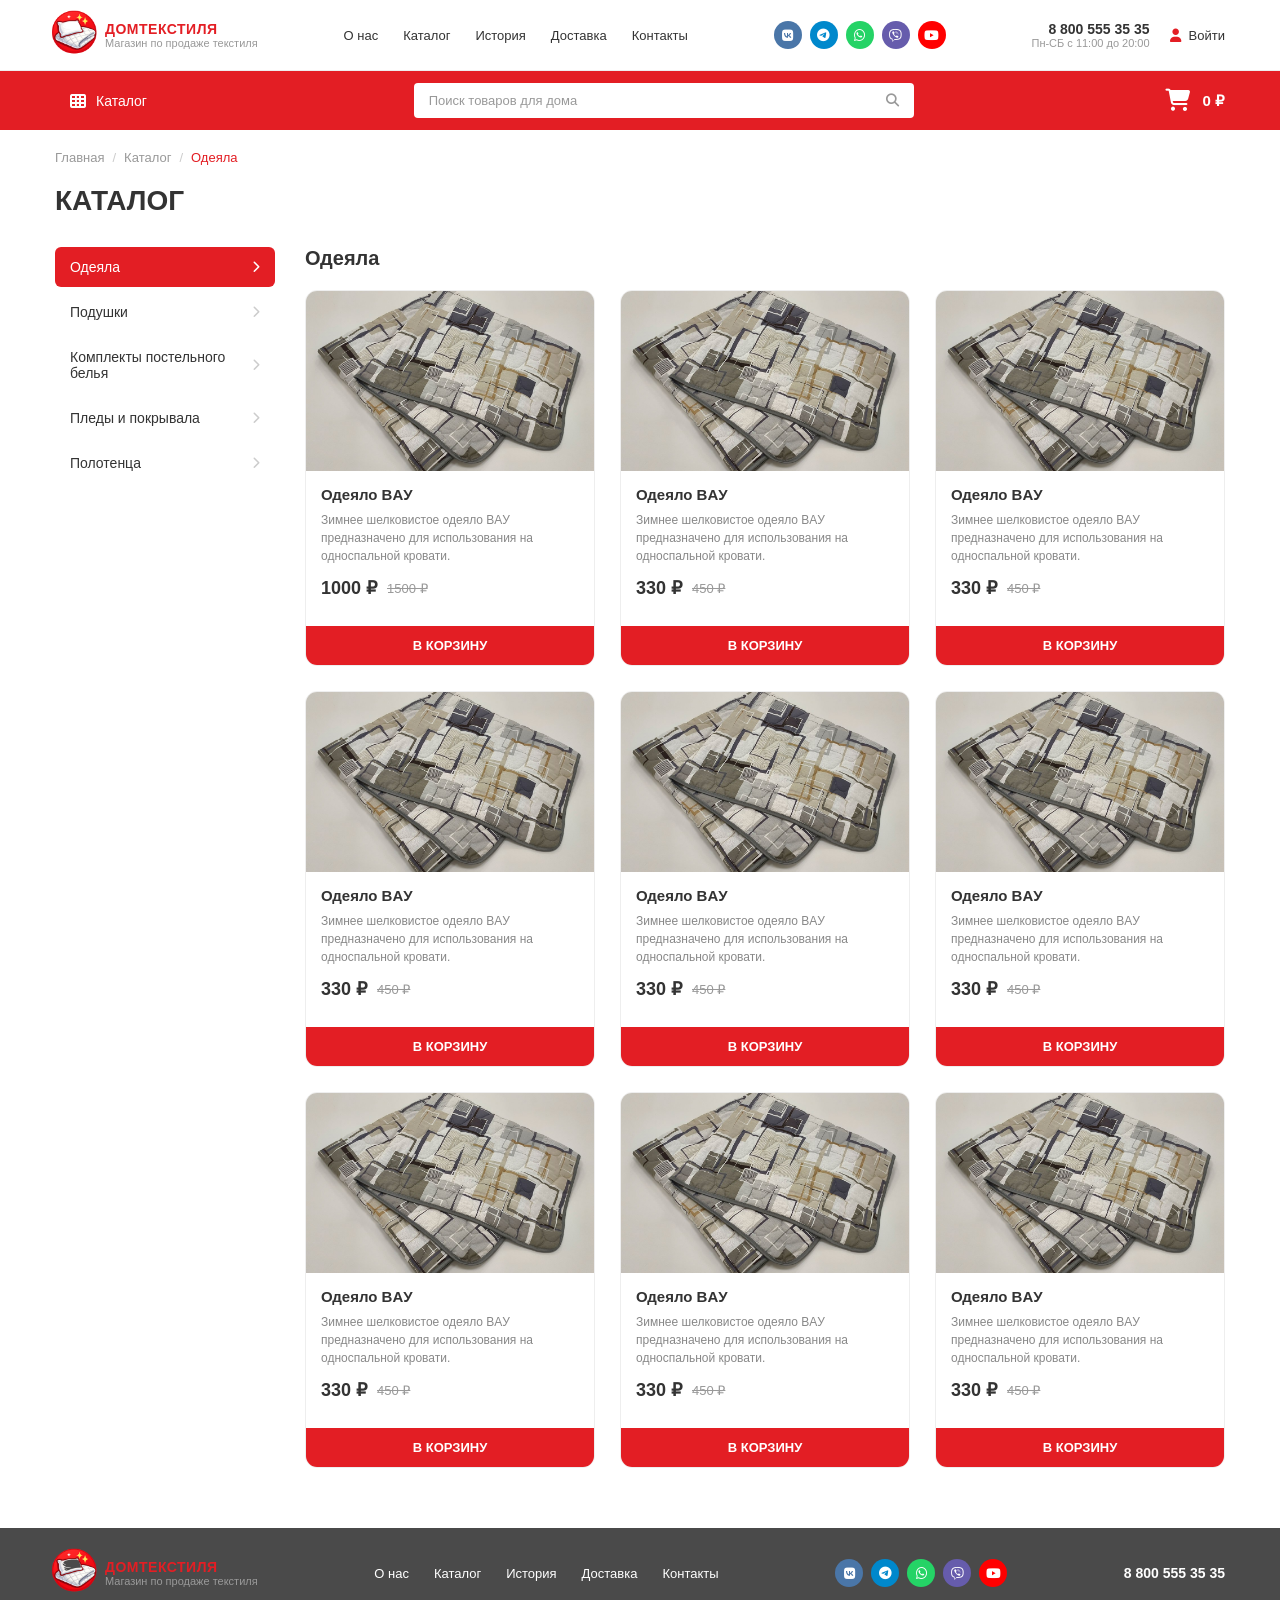
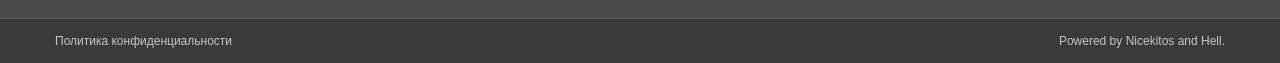
<file: catalog-odeyala.html>
<!DOCTYPE html>
<html lang="ru">
<head>
    <meta charset="UTF-8">
    <meta name="viewport" content="width=device-width, initial-scale=1.0">
    <title>Каталог - ДомТекстиля</title>
    <link rel="icon" href="Pictures/logotip (2).png">
    <link rel="stylesheet" href="Styles/header-styles.css">
    <link rel="stylesheet" href="Styles/footer-styles.css">
    <link rel="stylesheet" href="Styles/catalog-styles.css">
    <link rel="stylesheet" href="https://cdnjs.cloudflare.com/ajax/libs/font-awesome/6.4.0/css/all.min.css">
</head>
<body>
    <!-- HEADER -->
    <header class="header">
        <!-- Верхняя часть шапки -->
        <div class="header-top">
            <div class="container">
                <!-- Логотип -->
                <a href="index.html">
                    <div class="logo">
                        <div class="logo-icon">
                            <img class="logo-tip" src="Pictures/logotip (2).png"></img>
                        </div>
                        <div class="logo-text">
                            <span class="logo-title">ДомТекстиля</span>
                            <span class="logo-subtitle">Магазин по продаже текстиля</span>
                        </div>
                    </div>
                </a>

                <!-- Навигация -->
                <nav class="nav-menu">
                    <a href="about.html" class="nav-link">О нас</a>
                    <a href="catalog-odeyala.html" class="nav-link">Каталог</a>
                    <a href="index.html#history" class="nav-link">История</a>
                    <a href="delivery.html" class="nav-link">Доставка</a>
                    <a href="contacts.html" class="nav-link">Контакты</a>
                </nav>

                <!-- Социальные сети -->
                <div class="social-links">
                    <a href="#" class="social-link vk"><i class="fab fa-vk"></i></a>
                    <a href="#" class="social-link telegram"><i class="fab fa-telegram"></i></a>
                    <a href="#" class="social-link whatsapp"><i class="fab fa-whatsapp"></i></a>
                    <a href="#" class="social-link viber"><i class="fab fa-viber"></i></a>
                    <a href="#" class="social-link youtube"><i class="fab fa-youtube"></i></a>
                </div>

                <!-- Контакты и вход -->
                <div class="header-contacts">
                    <div class="phone-block">
                        <a href="tel:+78005553535" class="phone-number">8 800 555 35 35</a>
                        <span class="work-hours">Пн-СБ с 11:00 до 20:00</span>
                    </div>
                    <a href="Forms/login-form.html" class="login-btn">
                        <i class="fas fa-user"></i>
                        <span>Войти</span>
                    </a>
                </div>
            </div>
        </div>

        <!-- Нижняя часть шапки (красная) -->
        <div class="header-bottom">
            <div class="container">
                <!-- Кнопка каталога -->
                <div class="catalog-dropdown">
                    <button class="catalog-btn" id="catalogBtn">
                        <i class="fas fa-th"></i>
                        <span>Каталог</span>
                    </button>

                    <div class="catalog-menu" id="catalogMenu">
                        <ul class="catalog-categories">
                            <li class="catalog-category">
                                <a href="catalog-odeyala.html" class="catalog-link">
                                    <i class="fas fa-mattress-pillow"></i>
                                    <span>Одеяла</span>
                                </a>
                            </li>
                            <li class="catalog-category">
                                <a href="" class="catalog-link">
                                    <i class="fas fa-bed"></i>
                                    <span>Подушки</span>
                                </a>
                            </li>
                            <li class="catalog-category">
                                <a href="" class="catalog-link">
                                    <i class="fas fa-layer-group"></i>
                                    <span>Комплекты постельного белья</span>
                                </a>
                            </li>
                            <li class="catalog-category">
                                <a href="" class="catalog-link">
                                    <i class="fas fa-couch"></i>
                                    <span>Пледы и покрывала</span>
                                </a>
                            </li>
                            <li class="catalog-category">
                                <a href="" class="catalog-link">
                                    <i class="fas fa-bath"></i>
                                    <span>Полотенца</span>
                                </a>
                            </li>
                        </ul>

                    </div>
                </div>

                <!-- Поиск -->
                <div class="search-box">
                    <input type="text" placeholder="Поиск товаров для дома">
                    <button class="search-btn"><i class="fas fa-search"></i></button>
                </div>

                <!-- Корзина -->
                <a href="cart.html" class="cart">
                    <div class="cart-icon">
                        <i class="fas fa-shopping-cart"></i>
                        <span class="cart-badge" id="cartBadge">0</span>
                    </div>
                    <span class="cart-total" id="cartTotal">0 ₽</span>
                </a>
            </div>
        </div>
    </header>

    <!-- MAIN CONTENT -->
    <main class="main-content">
        <div class="content-container">
            <nav class="breadcrumbs">
                <a href="index.html">Главная</a>
                <span class="separator">/</span>
                <a href="catalog-odeyala.html">Каталог</a>
                <span class="separator">/</span>
                <span class="current">Одеяла</span>
            </nav>

            <!-- Заголовок страницы -->
            <h1 class="page-title">КАТАЛОГ</h1>

            <!-- Основная сетка каталога -->
            <div class="catalog-layout">
                <!-- Боковое меню -->
                <aside class="catalog-sidebar">
                    <ul class="category-menu">
                        <li class="category-item">
                            <a href="#" class="category-link active">
                                <span>Одеяла</span>
                                <i class="fas fa-chevron-right category-arrow"></i>
                            </a>
                        </li>
                        <li class="category-item">
                            <a href="#" class="category-link">
                                <span>Подушки</span>
                                <i class="fas fa-chevron-right category-arrow"></i>
                            </a>
                        </li>
                        <li class="category-item">
                            <a href="#" class="category-link">
                                <span>Комплекты постельного белья</span>
                                <i class="fas fa-chevron-right category-arrow"></i>
                            </a>
                        </li>
                        <li class="category-item">
                            <a href="#" class="category-link">
                                <span>Пледы и покрывала</span>
                                <i class="fas fa-chevron-right category-arrow"></i>
                            </a>
                        </li>
                        <li class="category-item">
                            <a href="#" class="category-link">
                                <span>Полотенца</span>
                                <i class="fas fa-chevron-right category-arrow"></i>
                            </a>
                        </li>
                    </ul>
                </aside>

                <!-- Контент каталога -->
                <div class="catalog-content">
                    <h2 class="category-title">Одеяла</h2>
                    
                    <!-- Сетка товаров -->
                    <div class="products-grid">
                        <!-- Товар 1 -->
                        <div class="product-card">
                            <a href="product.html" class="product-link">
                                <div class="product-image">
                                    <img src="Pictures/odeyalo_sintepon.jpg" alt="Одеяло BAУ">
                                </div>
                                <div class="product-info">
                                    <h3 class="product-name">Одеяло BAУ</h3>
                                    <p class="product-description">Зимнее шелковистое одеяло BAУ предназначено для использования на односпальной кровати.</p>
                                    <div class="product-price-row">
                                        <span class="product-price">1000 ₽</span>
                                        <span class="product-old-price">1500 ₽</span>
                                    </div>
                                </div>
                            </a>
                            <button class="add-to-cart-btn">В КОРЗИНУ</button>
                        </div>

                        <!-- Товар 2 -->
                        <div class="product-card">
                            <a href="product.html" class="product-link">
                                <div class="product-image">
                                    <img src="Pictures/odeyalo_sintepon.jpg" alt="Одеяло BAУ">
                                </div>
                                <div class="product-info">
                                    <h3 class="product-name">Одеяло BAУ</h3>
                                    <p class="product-description">Зимнее шелковистое одеяло BAУ предназначено для использования на односпальной кровати.</p>
                                    <div class="product-price-row">
                                        <span class="product-price">330 ₽</span>
                                        <span class="product-old-price">450 ₽</span>
                                    </div>
                                </div>
                            </a>
                            <button class="add-to-cart-btn">В КОРЗИНУ</button>
                        </div>

                        <!-- Товар 3 -->
                        <div class="product-card">
                            <a href="product.html" class="product-link">
                                <div class="product-image">
                                    <img src="Pictures/odeyalo_sintepon.jpg" alt="Одеяло BAУ">
                                </div>
                                <div class="product-info">
                                    <h3 class="product-name">Одеяло BAУ</h3>
                                    <p class="product-description">Зимнее шелковистое одеяло BAУ предназначено для использования на односпальной кровати.</p>
                                    <div class="product-price-row">
                                        <span class="product-price">330 ₽</span>
                                        <span class="product-old-price">450 ₽</span>
                                    </div>
                                </div>
                            </a>
                            <button class="add-to-cart-btn">В КОРЗИНУ</button>
                        </div>

                        <!-- Товар 4 -->
                        <div class="product-card">
                            <a href="product.html" class="product-link">
                                <div class="product-image">
                                    <img src="Pictures/odeyalo_sintepon.jpg" alt="Одеяло BAУ">
                                </div>
                                <div class="product-info">
                                    <h3 class="product-name">Одеяло BAУ</h3>
                                    <p class="product-description">Зимнее шелковистое одеяло BAУ предназначено для использования на односпальной кровати.</p>
                                    <div class="product-price-row">
                                        <span class="product-price">330 ₽</span>
                                        <span class="product-old-price">450 ₽</span>
                                    </div>
                                </div>
                            </a>
                            <button class="add-to-cart-btn">В КОРЗИНУ</button>
                        </div>

                        <!-- Товар 5 -->
                        <div class="product-card">
                            <a href="product.html" class="product-link">
                                <div class="product-image">
                                    <img src="Pictures/odeyalo_sintepon.jpg" alt="Одеяло BAУ">
                                </div>
                                <div class="product-info">
                                    <h3 class="product-name">Одеяло BAУ</h3>
                                    <p class="product-description">Зимнее шелковистое одеяло BAУ предназначено для использования на односпальной кровати.</p>
                                    <div class="product-price-row">
                                        <span class="product-price">330 ₽</span>
                                        <span class="product-old-price">450 ₽</span>
                                    </div>
                                </div>
                            </a>
                            <button class="add-to-cart-btn">В КОРЗИНУ</button>
                        </div>

                        <!-- Товар 6 -->
                        <div class="product-card">
                            <a href="product.html" class="product-link">
                                <div class="product-image">
                                    <img src="Pictures/odeyalo_sintepon.jpg" alt="Одеяло BAУ">
                                </div>
                                <div class="product-info">
                                    <h3 class="product-name">Одеяло BAУ</h3>
                                    <p class="product-description">Зимнее шелковистое одеяло BAУ предназначено для использования на односпальной кровати.</p>
                                    <div class="product-price-row">
                                        <span class="product-price">330 ₽</span>
                                        <span class="product-old-price">450 ₽</span>
                                    </div>
                                </div>
                            </a>
                            <button class="add-to-cart-btn">В КОРЗИНУ</button>
                        </div>

                        <!-- Товар 7 -->
                        <div class="product-card">
                            <a href="product.html" class="product-link">
                                <div class="product-image">
                                    <img src="Pictures/odeyalo_sintepon.jpg" alt="Одеяло BAУ">
                                </div>
                                <div class="product-info">
                                    <h3 class="product-name">Одеяло BAУ</h3>
                                    <p class="product-description">Зимнее шелковистое одеяло BAУ предназначено для использования на односпальной кровати.</p>
                                    <div class="product-price-row">
                                        <span class="product-price">330 ₽</span>
                                        <span class="product-old-price">450 ₽</span>
                                    </div>
                                </div>
                            </a>
                            <button class="add-to-cart-btn">В КОРЗИНУ</button>
                        </div>

                        <!-- Товар 8 -->
                        <div class="product-card">
                            <a href="product.html" class="product-link">
                                <div class="product-image">
                                    <img src="Pictures/odeyalo_sintepon.jpg" alt="Одеяло BAУ">
                                </div>
                                <div class="product-info">
                                    <h3 class="product-name">Одеяло BAУ</h3>
                                    <p class="product-description">Зимнее шелковистое одеяло BAУ предназначено для использования на односпальной кровати.</p>
                                    <div class="product-price-row">
                                        <span class="product-price">330 ₽</span>
                                        <span class="product-old-price">450 ₽</span>
                                    </div>
                                </div>
                            </a>
                            <button class="add-to-cart-btn">В КОРЗИНУ</button>
                        </div>

                        <!-- Товар 9 -->
                        <div class="product-card">
                            <a href="product.html" class="product-link">
                                <div class="product-image">
                                    <img src="Pictures/odeyalo_sintepon.jpg" alt="Одеяло BAУ">
                                </div>
                                <div class="product-info">
                                    <h3 class="product-name">Одеяло BAУ</h3>
                                    <p class="product-description">Зимнее шелковистое одеяло BAУ предназначено для использования на односпальной кровати.</p>
                                    <div class="product-price-row">
                                        <span class="product-price">330 ₽</span>
                                        <span class="product-old-price">450 ₽</span>
                                    </div>
                                </div>
                            </a>
                            <button class="add-to-cart-btn">В КОРЗИНУ</button>
                        </div>
                    </div>
                </div>
            </div>
        </div>
    </main>

    <!-- FOOTER -->
    <footer class="footer">
        <!-- Основная часть футера -->
        <div class="footer-main">
            <div class="container">
                <!-- Логотип -->
                <a href="index.html">
                    <div class="logo">
                        <div class="logo-icon">
                            <img class="logo-tip" src="Pictures/logotip (2).png" alt="ДомТекстиля">
                        </div>
                        <div class="logo-text">
                            <span class="logo-title">ДомТекстиля</span>
                            <span class="logo-subtitle">Магазин по продаже текстиля</span>
                        </div>
                    </div>
                </a>

                <!-- Навигация -->
                <nav class="footer-nav">
                    <a href="about.html" class="footer-nav-link">О нас</a>
                    <a href="catalog-odeyala.html" class="footer-nav-link">Каталог</a>
                    <a href="index.html#history" class="footer-nav-link">История</a>
                    <a href="delivery.html" class="footer-nav-link">Доставка</a>
                    <a href="contacts.html" class="footer-nav-link">Контакты</a>
                </nav>

                <!-- Социальные сети -->
                <div class="footer-social">
                    <a href="#" class="social-link vk"><i class="fab fa-vk"></i></a>
                    <a href="#" class="social-link telegram"><i class="fab fa-telegram"></i></a>
                    <a href="#" class="social-link whatsapp"><i class="fab fa-whatsapp"></i></a>
                    <a href="#" class="social-link viber"><i class="fab fa-viber"></i></a>
                    <a href="#" class="social-link youtube"><i class="fab fa-youtube"></i></a>
                </div>

                <!-- Телефон -->
                <div class="footer-phone">
                    <a href="tel:+78005553535">8 800 555 35 35</a>
                </div>
            </div>
        </div>

        <!-- Нижняя часть футера -->
        <div class="footer-bottom">
            <div class="container">
                <a href="Documents/Privacy.docx" class="footer-link" download>Политика конфиденциальности</a>
                <span class="footer-copyright">Powered by Nicekitos and Hell.</span>
            </div>
        </div>
    </footer>
    
    <script src="JavaScript/cart-js.js"></script>
    <script src="JavaScript/search-js.js"></script>
    <script src="JavaScript/header-js.js"></script>
    <script src="JavaScript/product-js.js"></script>
</body>
</html>
</file>
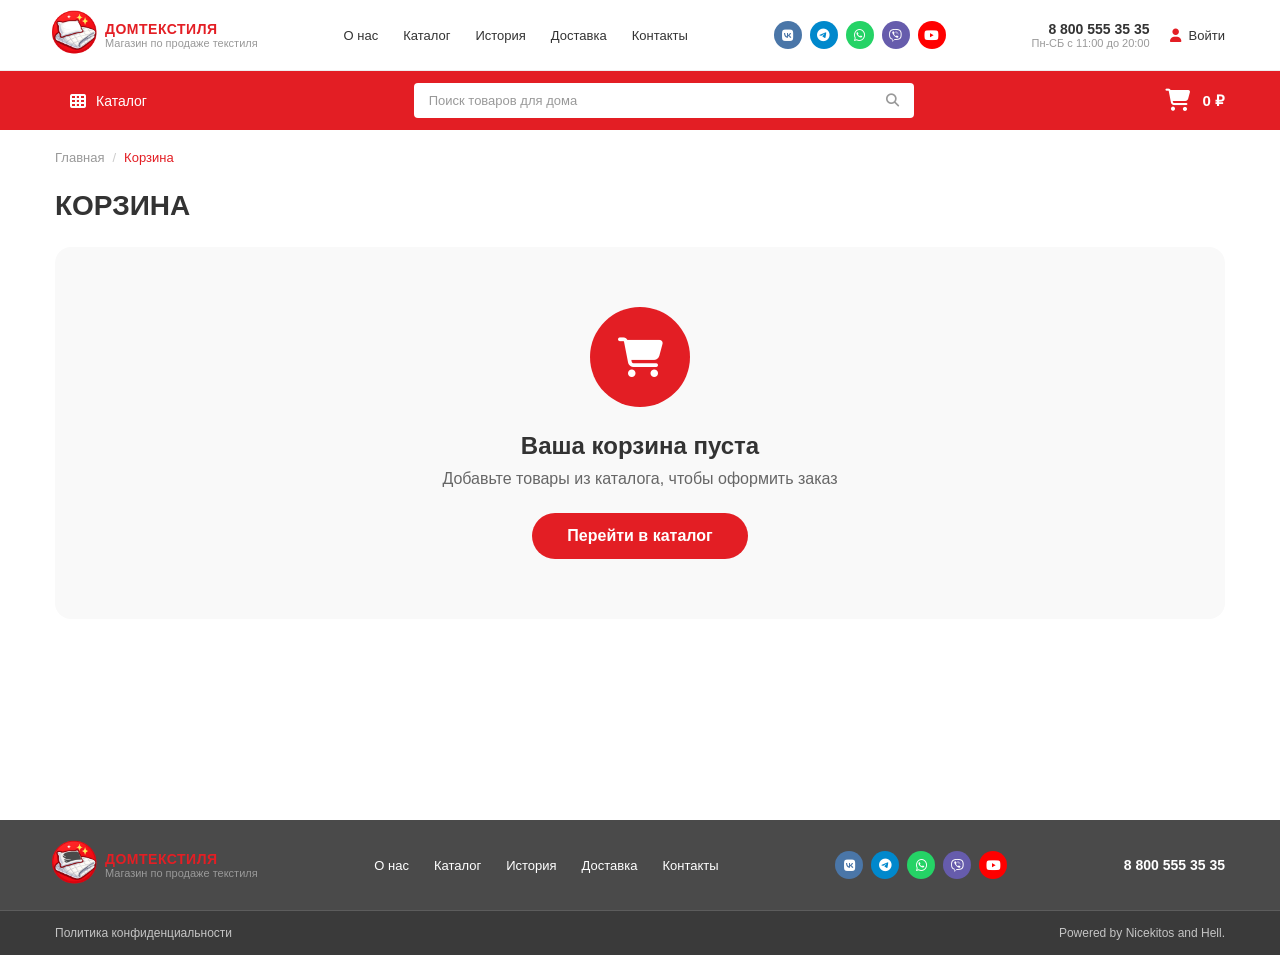
<file: checkout.html>
<!DOCTYPE html>
<html lang="ru">
<head>
    <meta charset="UTF-8">
    <meta name="viewport" content="width=device-width, initial-scale=1.0">
    <title>Оформление заказа - ДомТекстиля</title>
    <link rel="icon" href="Pictures/logotip (2).png">
    <link rel="stylesheet" href="Styles/header-styles.css">
    <link rel="stylesheet" href="Styles/footer-styles.css">
    <link rel="stylesheet" href="Styles/checkout-styles.css">
    <link rel="stylesheet" href="https://cdnjs.cloudflare.com/ajax/libs/font-awesome/6.4.0/css/all.min.css">
</head>
<body>
    <!-- HEADER -->
    <header class="header">
        <div class="header-top">
            <div class="container">
                <a href="index.html">
                    <div class="logo">
                        <div class="logo-icon">
                            <img class="logo-tip" src="Pictures/logotip (2).png">
                        </div>
                        <div class="logo-text">
                            <span class="logo-title">ДомТекстиля</span>
                            <span class="logo-subtitle">Магазин по продаже текстиля</span>
                        </div>
                    </div>
                </a>
                <nav class="nav-menu">
                    <a href="about.html" class="nav-link">О нас</a>
                    <a href="catalog-odeyala.html" class="nav-link">Каталог</a>
                    <a href="index.html#history" class="nav-link">История</a>
                    <a href="delivery.html" class="nav-link">Доставка</a>
                    <a href="contacts.html" class="nav-link">Контакты</a>
                </nav>
                <div class="social-links">
                    <a href="#" class="social-link vk"><i class="fab fa-vk"></i></a>
                    <a href="#" class="social-link telegram"><i class="fab fa-telegram"></i></a>
                    <a href="#" class="social-link whatsapp"><i class="fab fa-whatsapp"></i></a>
                    <a href="#" class="social-link viber"><i class="fab fa-viber"></i></a>
                    <a href="#" class="social-link youtube"><i class="fab fa-youtube"></i></a>
                </div>
                <div class="header-contacts">
                    <div class="phone-block">
                        <a href="tel:+78005553535" class="phone-number">8 800 555 35 35</a>
                        <span class="work-hours">Пн-СБ с 11:00 до 20:00</span>
                    </div>
                    <a href="Forms/login-form.html" class="login-btn">
                        <i class="fas fa-user"></i>
                        <span>Войти</span>
                    </a>
                </div>
            </div>
        </div>
        <div class="header-bottom">
            <div class="container">
                <div class="catalog-dropdown">
                    <button class="catalog-btn" id="catalogBtn">
                        <i class="fas fa-th"></i>
                        <span>Каталог</span>
                    </button>
                    <div class="catalog-menu" id="catalogMenu">
                        <ul class="catalog-categories">
                            <li class="catalog-category">
                                <a href="catalog-odeyala.html" class="catalog-link">
                                    <i class="fas fa-mattress-pillow"></i>
                                    <span>Одеяла</span>
                                </a>
                            </li>
                            <li class="catalog-category">
                                <a href="" class="catalog-link">
                                    <i class="fas fa-bed"></i>
                                    <span>Подушки</span>
                                </a>
                            </li>
                            <li class="catalog-category">
                                <a href="" class="catalog-link">
                                    <i class="fas fa-layer-group"></i>
                                    <span>Комплекты постельного белья</span>
                                </a>
                            </li>
                            <li class="catalog-category">
                                <a href="" class="catalog-link">
                                    <i class="fas fa-couch"></i>
                                    <span>Пледы и покрывала</span>
                                </a>
                            </li>
                            <li class="catalog-category">
                                <a href="" class="catalog-link">
                                    <i class="fas fa-bath"></i>
                                    <span>Полотенца</span>
                                </a>
                            </li>
                        </ul>
                    </div>
                </div>
                <div class="search-box">
                    <input type="text" placeholder="Поиск товаров для дома">
                    <button class="search-btn"><i class="fas fa-search"></i></button>
                </div>
                <a href="cart.html" class="cart">
                    <div class="cart-icon">
                        <i class="fas fa-shopping-cart"></i>
                        <span class="cart-badge" id="cartBadge">2</span>
                    </div>
                    <span class="cart-total" id="cartTotal">2 000 ₽</span>
                </a>
            </div>
        </div>
    </header>

    <!-- MAIN CONTENT -->
    <main class="main-content">
        <div class="content-container">
            <nav class="breadcrumbs">
                <a href="index.html">Главная</a>
                <span class="separator">/</span>
                <span class="current">Оформление заказа</span>
            </nav>

            <h1 class="page-title">ОФОРМЛЕНИЕ ЗАКАЗА</h1>

            <div class="checkout-layout">
                <!-- Форма заказа -->
                <div class="checkout-form-section">
                    <form class="checkout-form" id="checkoutForm">
                        <div class="form-row">
                            <div class="form-group">
                                <input type="text" id="fullName" name="fullName" placeholder="ФИО" required>
                            </div>
                            <div class="form-group">
                                <input type="tel" id="phone" name="phone" placeholder="Телефон" required>
                            </div>
                        </div>

                        <div class="form-group">
                            <input type="text" id="city" name="city" placeholder="Город" required>
                        </div>

                        <div class="form-group">
                            <input type="text" id="street" name="street" placeholder="Улица" required>
                        </div>

                        <div class="form-group">
                            <input type="text" id="house" name="house" placeholder="Дом" required>
                        </div>

                        <div class="payment-section">
                            <h3 class="payment-title">Способ оплаты</h3>
                            <div class="payment-options">
                                <label class="payment-option">
                                    <input type="radio" name="payment" value="card" checked>
                                    <span class="radio-circle"></span>
                                    <span class="payment-label">Банковская карта</span>
                                </label>
                                <label class="payment-option">
                                    <input type="radio" name="payment" value="sbp">
                                    <span class="radio-circle"></span>
                                    <span class="payment-label">Оплата через СБП</span>
                                </label>
                                <label class="payment-option">
                                    <input type="radio" name="payment" value="cash">
                                    <span class="radio-circle"></span>
                                    <span class="payment-label">Наличными</span>
                                </label>
                            </div>
                        </div>

                        <div class="order-summary-mobile">
                            <div class="summary-row">
                                <span>Сумма заказа</span>
                                <span>2000 ₽</span>
                            </div>
                            <div class="summary-row total">
                                <span>Итого к оплате</span>
                                <span>2000 ₽</span>
                            </div>
                        </div>

                        <button type="submit" class="order-btn">ЗАКАЗАТЬ</button>
                    </form>
                </div>

                <!-- Состав заказа -->
                <div class="order-items-section">
                    <h3 class="order-items-title">Состав заказа:</h3>
                    <div class="order-items-list">
                        <div class="order-item">
                            <div class="item-image">
                                <img src="Pictures/odeyalo_sintepon.jpg" alt="Одеяло BAУ">
                            </div>
                            <div class="item-details">
                                <h4 class="item-name">Одеяло BAУ</h4>
                                <p class="item-category">Одеяло</p>
                            </div>
                            <div class="item-quantity">2 шт.</div>
                            <div class="item-price">1000 ₽</div>
                        </div>

                        <div class="order-item">
                            <div class="item-image">
                                <img src="Pictures/odeyalo_sintepon.jpg" alt="Одеяло BAУ">
                            </div>
                            <div class="item-details">
                                <h4 class="item-name">Одеяло BAУ</h4>
                                <p class="item-category">Одеяло</p>
                            </div>
                            <div class="item-quantity">1 шт.</div>
                            <div class="item-price">330 ₽</div>
                        </div>
                    </div>

                    <div class="order-total-desktop">
                        <div class="summary-row">
                            <span>Сумма заказа</span>
                            <span>2000 ₽</span>
                        </div>
                        <div class="summary-row total">
                            <span>Итого к оплате</span>
                            <span>2000 ₽</span>
                        </div>
                    </div>
                </div>
            </div>
        </div>
    </main>

    <!-- FOOTER -->
    <footer class="footer">
        <div class="footer-main">
            <div class="container">
                <a href="index.html">
                    <div class="logo">
                        <div class="logo-icon">
                            <img class="logo-tip" src="Pictures/logotip (2).png" alt="ДомТекстиля">
                        </div>
                        <div class="logo-text">
                            <span class="logo-title">ДомТекстиля</span>
                            <span class="logo-subtitle">Магазин по продаже текстиля</span>
                        </div>
                    </div>
                </a>
                <nav class="footer-nav">
                    <a href="about.html" class="footer-nav-link">О нас</a>
                    <a href="catalog-odeyala.html" class="footer-nav-link">Каталог</a>
                    <a href="index.html#history" class="footer-nav-link">История</a>
                    <a href="delivery.html" class="footer-nav-link">Доставка</a>
                    <a href="contacts.html" class="footer-nav-link">Контакты</a>
                </nav>
                <div class="footer-social">
                    <a href="#" class="social-link vk"><i class="fab fa-vk"></i></a>
                    <a href="#" class="social-link telegram"><i class="fab fa-telegram"></i></a>
                    <a href="#" class="social-link whatsapp"><i class="fab fa-whatsapp"></i></a>
                    <a href="#" class="social-link viber"><i class="fab fa-viber"></i></a>
                    <a href="#" class="social-link youtube"><i class="fab fa-youtube"></i></a>
                </div>
                <div class="footer-phone">
                    <a href="tel:+78005553535">8 800 555 35 35</a>
                </div>
            </div>
        </div>
        <div class="footer-bottom">
            <div class="container">
                <a href="Documents/Privacy.docx" class="footer-link" download>Политика конфиденциальности</a>
                <span class="footer-copyright">Powered by Nicekitos and Hell.</span>
            </div>
        </div>
    </footer>

    <script src="JavaScript/cart-js.js"></script>
    <script src="JavaScript/search-js.js"></script>
    <script src="JavaScript/checkout-js.js"></script>
    <script src="JavaScript/header-js.js"></script>
</body>
</html>
</file>
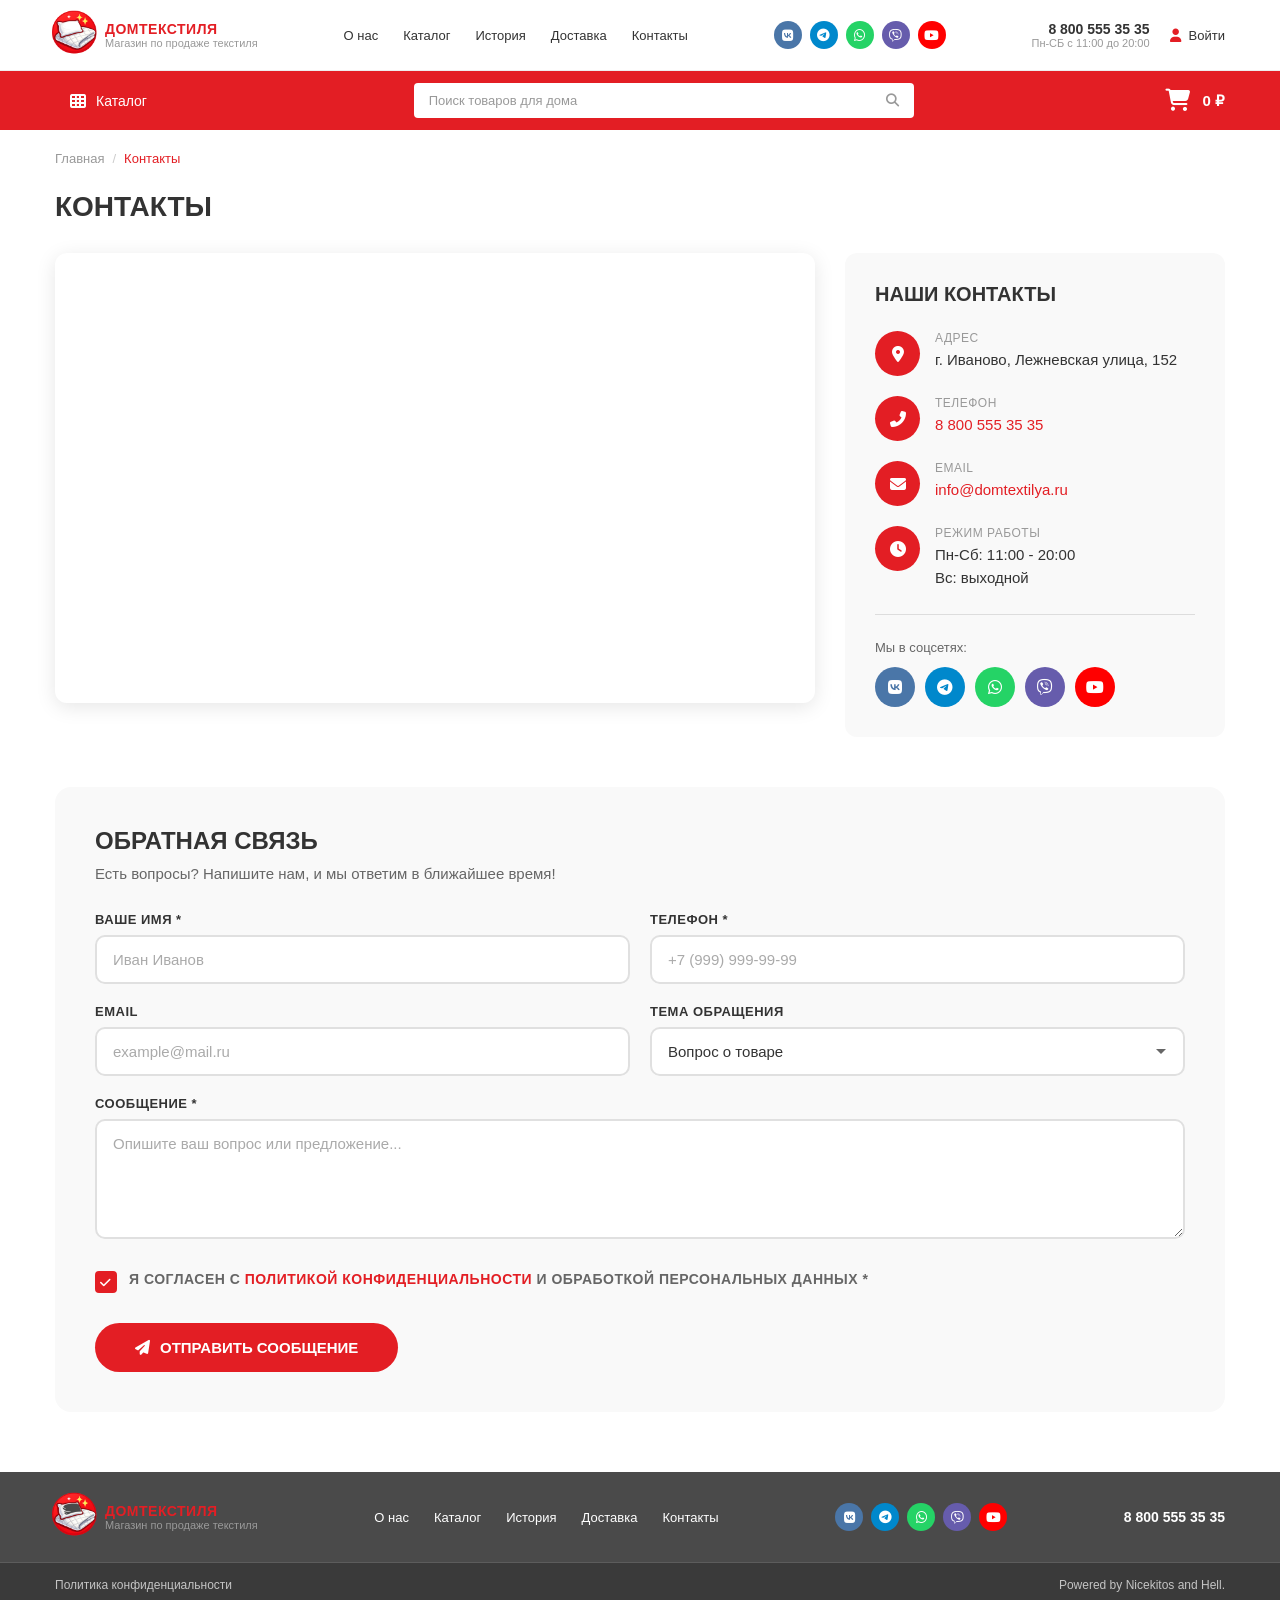
<file: contacts.html>
<!DOCTYPE html>
<html lang="ru">
<head>
    <meta charset="UTF-8">
    <meta name="viewport" content="width=device-width, initial-scale=1.0">
    <title>Контакты - ДомТекстиля</title>
    <link rel="icon" href="Pictures/logotip (2).png">
    <link rel="stylesheet" href="Styles/header-styles.css">
    <link rel="stylesheet" href="Styles/footer-styles.css">
    <link rel="stylesheet" href="Styles/contacts-styles.css">
    <link rel="stylesheet" href="https://cdnjs.cloudflare.com/ajax/libs/font-awesome/6.4.0/css/all.min.css">
</head>
<body>
    <!-- HEADER -->
    <header class="header">
        <!-- Верхняя часть шапки -->
        <div class="header-top">
            <div class="container">
                <!-- Логотип -->
                <a href="index.html">
                    <div class="logo">
                        <div class="logo-icon">
                            <img class="logo-tip" src="Pictures/logotip (2).png"></img>
                        </div>
                        <div class="logo-text">
                            <span class="logo-title">ДомТекстиля</span>
                            <span class="logo-subtitle">Магазин по продаже текстиля</span>
                        </div>
                    </div>
                </a>

                <!-- Навигация -->
                <nav class="nav-menu">
                    <a href="about.html" class="nav-link">О нас</a>
                    <a href="catalog-odeyala.html" class="nav-link">Каталог</a>
                    <a href="index.html#history" class="nav-link">История</a>
                    <a href="delivery.html" class="nav-link">Доставка</a>
                    <a href="contacts.html" class="nav-link">Контакты</a>
                </nav>

                <!-- Социальные сети -->
                <div class="social-links">
                    <a href="#" class="social-link vk"><i class="fab fa-vk"></i></a>
                    <a href="#" class="social-link telegram"><i class="fab fa-telegram"></i></a>
                    <a href="#" class="social-link whatsapp"><i class="fab fa-whatsapp"></i></a>
                    <a href="#" class="social-link viber"><i class="fab fa-viber"></i></a>
                    <a href="#" class="social-link youtube"><i class="fab fa-youtube"></i></a>
                </div>

                <!-- Контакты и вход -->
                <div class="header-contacts">
                    <div class="phone-block">
                        <a href="tel:+78005553535" class="phone-number">8 800 555 35 35</a>
                        <span class="work-hours">Пн-СБ с 11:00 до 20:00</span>
                    </div>
                    <a href="Forms/login-form.html" class="login-btn">
                        <i class="fas fa-user"></i>
                        <span>Войти</span>
                    </a>
                </div>
            </div>
        </div>

        <!-- Нижняя часть шапки (красная) -->
        <div class="header-bottom">
            <div class="container">
                <!-- Кнопка каталога -->
                <div class="catalog-dropdown">
                    <button class="catalog-btn" id="catalogBtn">
                        <i class="fas fa-th"></i>
                        <span>Каталог</span>
                    </button>

                    <div class="catalog-menu" id="catalogMenu">
                        <ul class="catalog-categories">
                            <li class="catalog-category">
                                <a href="catalog-odeyala.html" class="catalog-link">
                                    <i class="fas fa-mattress-pillow"></i>
                                    <span>Одеяла</span>
                                </a>
                            </li>
                            <li class="catalog-category">
                                <a href="" class="catalog-link">
                                    <i class="fas fa-bed"></i>
                                    <span>Подушки</span>
                                </a>
                            </li>
                            <li class="catalog-category">
                                <a href="" class="catalog-link">
                                    <i class="fas fa-layer-group"></i>
                                    <span>Комплекты постельного белья</span>
                                </a>
                            </li>
                            <li class="catalog-category">
                                <a href="" class="catalog-link">
                                    <i class="fas fa-couch"></i>
                                    <span>Пледы и покрывала</span>
                                </a>
                            </li>
                            <li class="catalog-category">
                                <a href="" class="catalog-link">
                                    <i class="fas fa-bath"></i>
                                    <span>Полотенца</span>
                                </a>
                            </li>
                        </ul>

                    </div>
                </div>

                <!-- Поиск -->
                <div class="search-box">
                    <input type="text" placeholder="Поиск товаров для дома">
                    <button class="search-btn"><i class="fas fa-search"></i></button>
                </div>

                <!-- Корзина -->
                <a href="cart.html" class="cart">
                    <div class="cart-icon">
                        <i class="fas fa-shopping-cart"></i>
                        <span class="cart-badge" id="cartBadge">0</span>
                    </div>
                    <span class="cart-total" id="cartTotal">0 ₽</span>
                </a>
            </div>
        </div>
    </header>

    <!-- MAIN CONTENT -->
    <main class="main-content">
        <div class="content-container">
            <nav class="breadcrumbs">
                <a href="index.html">Главная</a>
                <span class="separator">/</span>
                <span class="current">Контакты</span>
            </nav>

            <!-- Заголовок страницы -->
            <h1 class="page-title">КОНТАКТЫ</h1>

            <!-- Секция с картой и контактами -->
            <div class="contacts-section">
                <!-- Карта -->
                <div class="map-container">
                    <iframe src="https://yandex.ru/map-widget/v1/?um=constructor%3Af7218c68d24ae55893c0e110754e0f4bfdf788e91ecc1debe00da6cdf0445642&amp;source=constructor" width="500" height="400" frameborder="0"></iframe>
                </div>

                <!-- Контактная информация -->
                <div class="contacts-info">
                    <h2 class="contacts-subtitle">Наши контакты</h2>
                    
                    <div class="contact-item">
                        <div class="contact-icon">
                            <i class="fas fa-map-marker-alt"></i>
                        </div>
                        <div class="contact-details">
                            <span class="contact-label">Адрес</span>
                            <span class="contact-value">г. Иваново, Лежневская улица, 152</span>
                        </div>
                    </div>

                    <div class="contact-item">
                        <div class="contact-icon">
                            <i class="fas fa-phone-alt"></i>
                        </div>
                        <div class="contact-details">
                            <span class="contact-label">Телефон</span>
                            <a href="tel:+78005553535" class="contact-value link">8 800 555 35 35</a>
                        </div>
                    </div>

                    <div class="contact-item">
                        <div class="contact-icon">
                            <i class="fas fa-envelope"></i>
                        </div>
                        <div class="contact-details">
                            <span class="contact-label">Email</span>
                            <a href="mailto:info@domtextilya.ru" class="contact-value link">info@domtextilya.ru</a>
                        </div>
                    </div>

                    <div class="contact-item">
                        <div class="contact-icon">
                            <i class="fas fa-clock"></i>
                        </div>
                        <div class="contact-details">
                            <span class="contact-label">Режим работы</span>
                            <span class="contact-value">Пн-Сб: 11:00 - 20:00<br>Вс: выходной</span>
                        </div>
                    </div>

                    <!-- Социальные сети -->
                    <div class="contacts-social">
                        <span class="social-label">Мы в соцсетях:</span>
                        <div class="social-links-row">
                            <a href="#" class="social-link vk"><i class="fab fa-vk"></i></a>
                            <a href="#" class="social-link telegram"><i class="fab fa-telegram"></i></a>
                            <a href="#" class="social-link whatsapp"><i class="fab fa-whatsapp"></i></a>
                            <a href="#" class="social-link viber"><i class="fab fa-viber"></i></a>
                            <a href="#" class="social-link youtube"><i class="fab fa-youtube"></i></a>
                        </div>
                    </div>
                </div>
            </div>

            <!-- Форма обратной связи -->
            <section id="feedback" class="feedback-section">
                <h2 class="section-title">ОБРАТНАЯ СВЯЗЬ</h2>
                <p class="section-description">Есть вопросы? Напишите нам, и мы ответим в ближайшее время!</p>
                
                <form class="feedback-form" id="feedbackForm">
                    <div class="form-row">
                        <div class="form-group">
                            <label for="name">Ваше имя *</label>
                            <input type="text" id="name" name="name" placeholder="Иван Иванов" required>
                        </div>
                        <div class="form-group">
                            <label for="phone">Телефон *</label>
                            <input type="tel" id="phone" name="phone" placeholder="+7 (999) 999-99-99" required>
                        </div>
                    </div>
                    
                    <div class="form-row">
                        <div class="form-group">
                            <label for="email">Email</label>
                            <input type="email" id="email" name="email" placeholder="example@mail.ru">
                        </div>
                        <div class="form-group">
                            <label for="subject">Тема обращения</label>
                            <select id="subject" name="subject">
                                <option value="question">Вопрос о товаре</option>
                                <option value="order">Оформление заказа</option>
                                <option value="delivery">Доставка</option>
                                <option value="return">Возврат</option>
                                <option value="cooperation">Сотрудничество</option>
                                <option value="other">Другое</option>
                            </select>
                        </div>
                    </div>
                    
                    <div class="form-group full-width">
                        <label for="message">Сообщение *</label>
                        <textarea id="message" name="message" rows="5" placeholder="Опишите ваш вопрос или предложение..." required></textarea>
                    </div>
                    
                    <div class="form-group checkbox-group">
                        <label class="checkbox-label">
                            <input type="checkbox" name="privacy" required checked>
                            <span class="checkmark"></span>
                            <span class="checkbox-text">Я согласен с <a href="Documents/Privacy.docx" download>Политикой конфиденциальности</a> и обработкой персональных данных *</span>
                        </label>
                    </div>
                    
                    <button type="submit" class="submit-btn">
                        <i class="fas fa-paper-plane"></i>
                        Отправить сообщение
                    </button>
                </form>
            </section>
        </div>
    </main>

    <!-- FOOTER -->
    <footer class="footer">
        <!-- Основная часть футера -->
        <div class="footer-main">
            <div class="container">
                <!-- Логотип -->
                <a href="index.html">
                    <div class="logo">
                        <div class="logo-icon">
                            <img class="logo-tip" src="Pictures/logotip (2).png" alt="ДомТекстиля">
                        </div>
                        <div class="logo-text">
                            <span class="logo-title">ДомТекстиля</span>
                            <span class="logo-subtitle">Магазин по продаже текстиля</span>
                        </div>
                    </div>
                </a>

                <!-- Навигация -->
                <nav class="footer-nav">
                    <a href="about.html" class="footer-nav-link">О нас</a>
                    <a href="catalog-odeyala.html" class="footer-nav-link">Каталог</a>
                    <a href="index.html#history" class="footer-nav-link">История</a>
                    <a href="delivery.html" class="footer-nav-link">Доставка</a>
                    <a href="contacts.html" class="footer-nav-link">Контакты</a>
                </nav>

                <!-- Социальные сети -->
                <div class="footer-social">
                    <a href="#" class="social-link vk"><i class="fab fa-vk"></i></a>
                    <a href="#" class="social-link telegram"><i class="fab fa-telegram"></i></a>
                    <a href="#" class="social-link whatsapp"><i class="fab fa-whatsapp"></i></a>
                    <a href="#" class="social-link viber"><i class="fab fa-viber"></i></a>
                    <a href="#" class="social-link youtube"><i class="fab fa-youtube"></i></a>
                </div>

                <!-- Телефон -->
                <div class="footer-phone">
                    <a href="tel:+78005553535">8 800 555 35 35</a>
                </div>
            </div>
        </div>

        <!-- Нижняя часть футера -->
        <div class="footer-bottom">
            <div class="container">
                <a href="Documents/Privacy.docx" class="footer-link" download>Политика конфиденциальности</a>
                <span class="footer-copyright">Powered by Nicekitos and Hell.</span>
            </div>
        </div>
    </footer>

    <script src="JavaScript/cart-js.js"></script>
    <script src="JavaScript/search-js.js"></script>
    <script src="JavaScript/header-js.js"></script>
    <script src="JavaScript/contacts-js.js"></script>
</body>
</html>
</file>
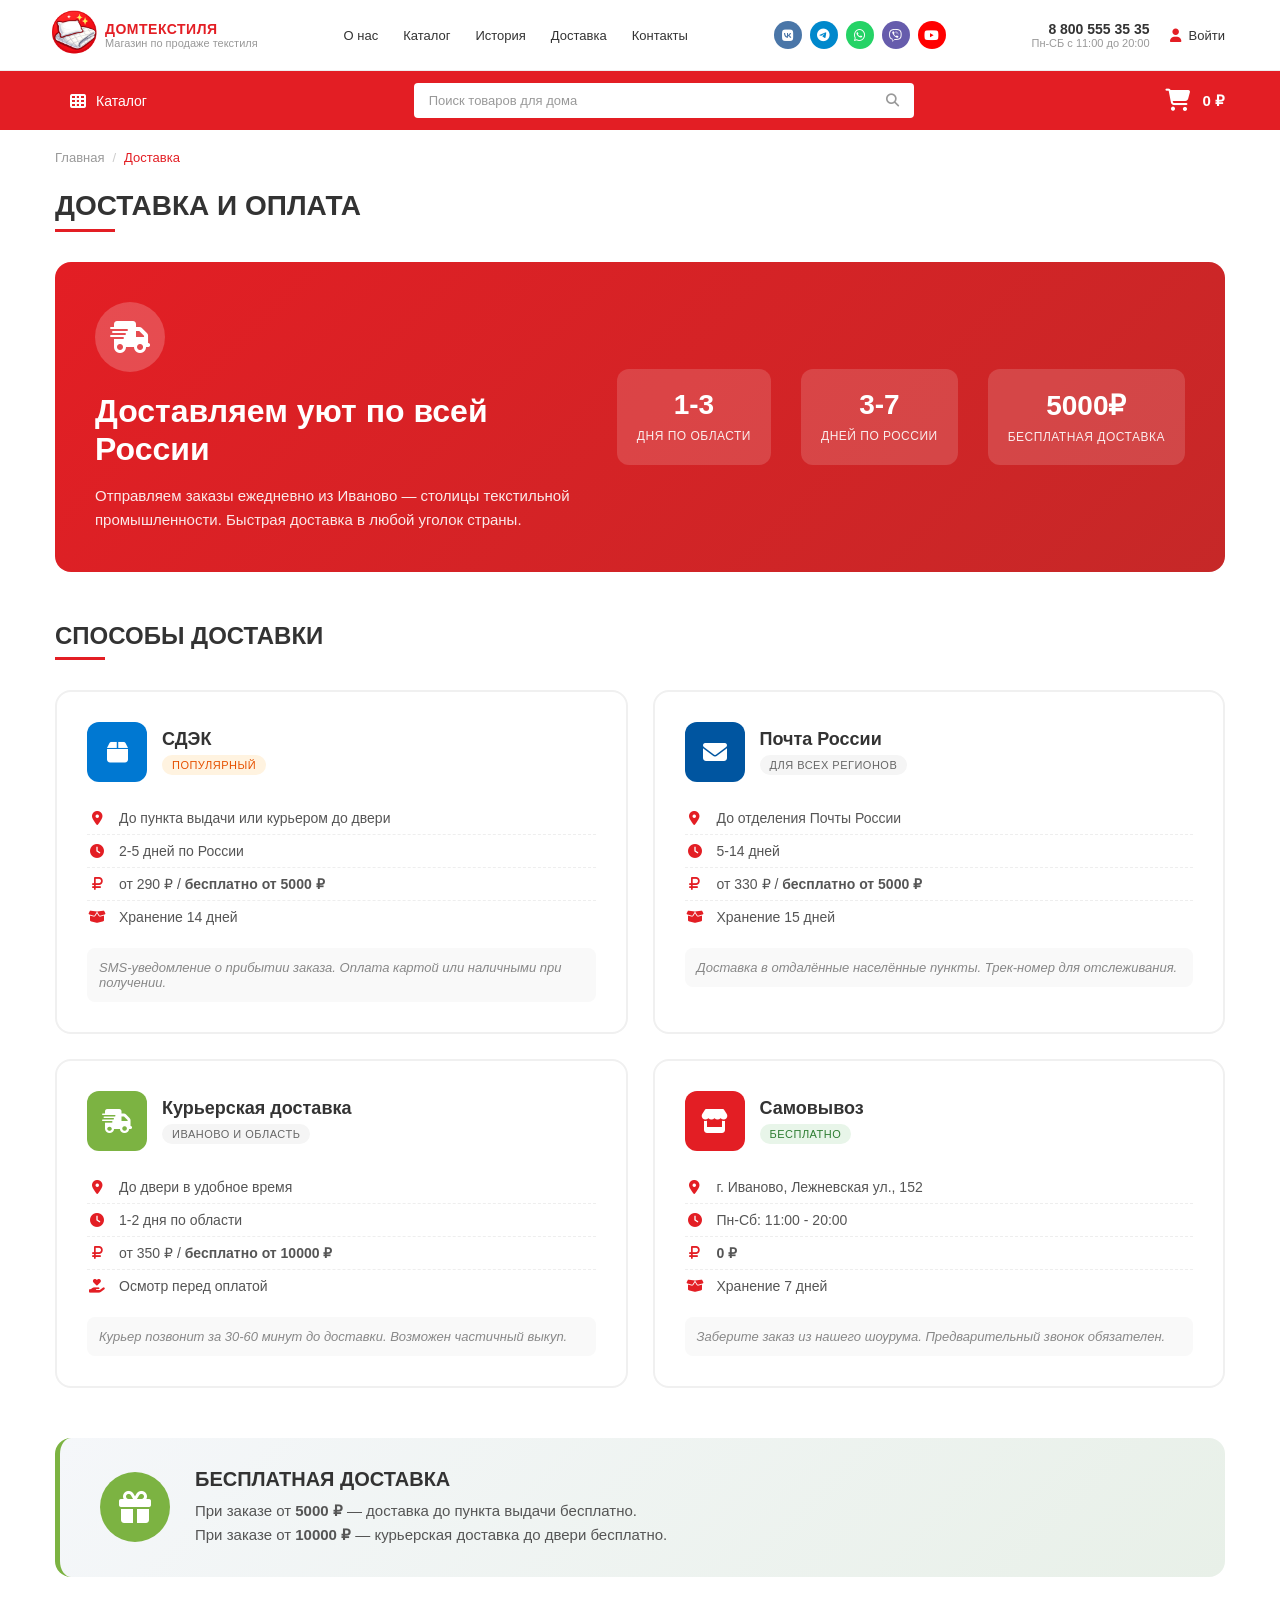
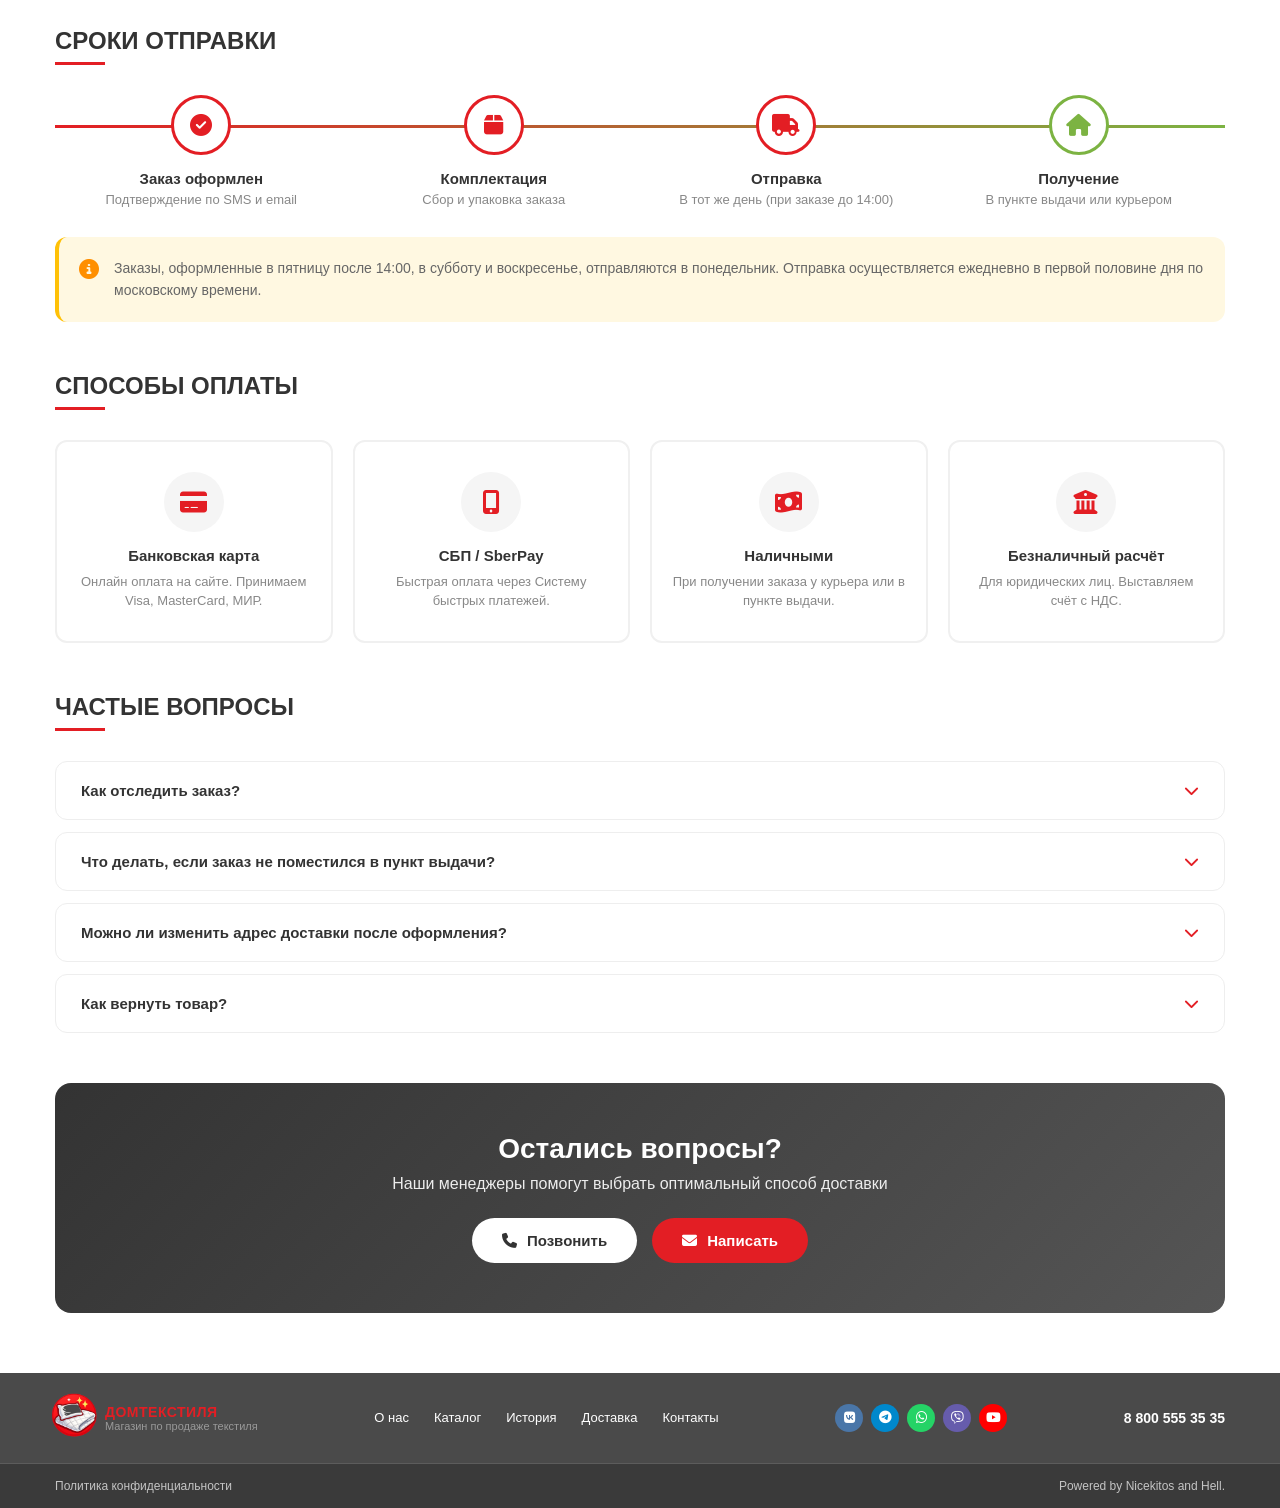
<file: delivery.html>
<!DOCTYPE html>
<html lang="ru">
<head>
    <meta charset="UTF-8">
    <meta name="viewport" content="width=device-width, initial-scale=1.0">
    <title>Доставка - ДомТекстиля</title>
    <link rel="icon" href="Pictures/logotip (2).png">
    <link rel="stylesheet" href="Styles/header-styles.css">
    <link rel="stylesheet" href="Styles/footer-styles.css">
    <link rel="stylesheet" href="Styles/delivery-styles.css">
    <link rel="stylesheet" href="https://cdnjs.cloudflare.com/ajax/libs/font-awesome/6.4.0/css/all.min.css">
</head>
<body>
    <!-- HEADER -->
    <header class="header">
        <div class="header-top">
            <div class="container">
                <a href="index.html">
                    <div class="logo">
                        <div class="logo-icon">
                            <img class="logo-tip" src="Pictures/logotip (2).png">
                        </div>
                        <div class="logo-text">
                            <span class="logo-title">ДомТекстиля</span>
                            <span class="logo-subtitle">Магазин по продаже текстиля</span>
                        </div>
                    </div>
                </a>
                <nav class="nav-menu">
                    <a href="about.html" class="nav-link">О нас</a>
                    <a href="catalog-odeyala.html" class="nav-link">Каталог</a>
                    <a href="index.html#history" class="nav-link">История</a>
                    <a href="delivery.html" class="nav-link active">Доставка</a>
                    <a href="contacts.html" class="nav-link">Контакты</a>
                </nav>
                <div class="social-links">
                    <a href="#" class="social-link vk"><i class="fab fa-vk"></i></a>
                    <a href="#" class="social-link telegram"><i class="fab fa-telegram"></i></a>
                    <a href="#" class="social-link whatsapp"><i class="fab fa-whatsapp"></i></a>
                    <a href="#" class="social-link viber"><i class="fab fa-viber"></i></a>
                    <a href="#" class="social-link youtube"><i class="fab fa-youtube"></i></a>
                </div>
                <div class="header-contacts">
                    <div class="phone-block">
                        <a href="tel:+78005553535" class="phone-number">8 800 555 35 35</a>
                        <span class="work-hours">Пн-СБ с 11:00 до 20:00</span>
                    </div>
                    <a href="Forms/login-form.html" class="login-btn">
                        <i class="fas fa-user"></i>
                        <span>Войти</span>
                    </a>
                </div>
            </div>
        </div>
        <div class="header-bottom">
            <div class="container">
                <div class="catalog-dropdown">
                    <button class="catalog-btn" id="catalogBtn">
                        <i class="fas fa-th"></i>
                        <span>Каталог</span>
                    </button>
                    <div class="catalog-menu" id="catalogMenu">
                        <ul class="catalog-categories">
                            <li class="catalog-category">
                                <a href="catalog-odeyala.html" class="catalog-link">
                                    <i class="fas fa-mattress-pillow"></i>
                                    <span>Одеяла</span>
                                </a>
                            </li>
                            <li class="catalog-category">
                                <a href="" class="catalog-link">
                                    <i class="fas fa-bed"></i>
                                    <span>Подушки</span>
                                </a>
                            </li>
                            <li class="catalog-category">
                                <a href="" class="catalog-link">
                                    <i class="fas fa-layer-group"></i>
                                    <span>Комплекты постельного белья</span>
                                </a>
                            </li>
                            <li class="catalog-category">
                                <a href="" class="catalog-link">
                                    <i class="fas fa-couch"></i>
                                    <span>Пледы и покрывала</span>
                                </a>
                            </li>
                            <li class="catalog-category">
                                <a href="" class="catalog-link">
                                    <i class="fas fa-bath"></i>
                                    <span>Полотенца</span>
                                </a>
                            </li>
                        </ul>
                    </div>
                </div>
                <div class="search-box">
                    <input type="text" placeholder="Поиск товаров для дома">
                    <button class="search-btn"><i class="fas fa-search"></i></button>
                </div>
                <a href="cart.html" class="cart">
                    <div class="cart-icon">
                        <i class="fas fa-shopping-cart"></i>
                        <span class="cart-badge" id="cartBadge">0</span>
                    </div>
                    <span class="cart-total" id="cartTotal">0 ₽</span>
                </a>
            </div>
        </div>
    </header>

    <!-- MAIN CONTENT -->
    <main class="main-content">
        <div class="content-container">
            <nav class="breadcrumbs">
                <a href="index.html">Главная</a>
                <span class="separator">/</span>
                <span class="current">Доставка</span>
            </nav>

            <h1 class="page-title">ДОСТАВКА И ОПЛАТА</h1>

            <!-- Hero Banner -->
            <div class="delivery-hero">
                <div class="hero-content">
                    <div class="hero-icon">
                        <i class="fas fa-truck-fast"></i>
                    </div>
                    <h2 class="hero-title">Доставляем уют по всей России</h2>
                    <p class="hero-text">Отправляем заказы ежедневно из Иваново — столицы текстильной промышленности. Быстрая доставка в любой уголок страны.</p>
                </div>
                <div class="hero-stats">
                    <div class="stat-item">
                        <span class="stat-number">1-3</span>
                        <span class="stat-label">дня по области</span>
                    </div>
                    <div class="stat-item">
                        <span class="stat-number">3-7</span>
                        <span class="stat-label">дней по России</span>
                    </div>
                    <div class="stat-item">
                        <span class="stat-number">5000₽</span>
                        <span class="stat-label">бесплатная доставка</span>
                    </div>
                </div>
            </div>

            <!-- Способы доставки -->
            <section class="delivery-methods">
                <h2 class="section-title">СПОСОБЫ ДОСТАВКИ</h2>

                <div class="methods-grid">
                    <!-- СДЭК -->
                    <div class="method-card">
                        <div class="method-header">
                            <div class="method-icon cdek">
                                <i class="fas fa-box"></i>
                            </div>
                            <div class="method-info">
                                <h3 class="method-name">СДЭК</h3>
                                <span class="method-badge popular">Популярный</span>
                            </div>
                        </div>
                        <div class="method-details">
                            <div class="detail-row">
                                <i class="fas fa-map-marker-alt"></i>
                                <span>До пункта выдачи или курьером до двери</span>
                            </div>
                            <div class="detail-row">
                                <i class="fas fa-clock"></i>
                                <span>2-5 дней по России</span>
                            </div>
                            <div class="detail-row">
                                <i class="fas fa-ruble-sign"></i>
                                <span>от 290 ₽ / <strong>бесплатно от 5000 ₽</strong></span>
                            </div>
                            <div class="detail-row">
                                <i class="fas fa-box-open"></i>
                                <span>Хранение 14 дней</span>
                            </div>
                        </div>
                        <p class="method-note">SMS-уведомление о прибытии заказа. Оплата картой или наличными при получении.</p>
                    </div>

                    <!-- Почта России -->
                    <div class="method-card">
                        <div class="method-header">
                            <div class="method-icon post">
                                <i class="fas fa-envelope"></i>
                            </div>
                            <div class="method-info">
                                <h3 class="method-name">Почта России</h3>
                                <span class="method-badge">Для всех регионов</span>
                            </div>
                        </div>
                        <div class="method-details">
                            <div class="detail-row">
                                <i class="fas fa-map-marker-alt"></i>
                                <span>До отделения Почты России</span>
                            </div>
                            <div class="detail-row">
                                <i class="fas fa-clock"></i>
                                <span>5-14 дней</span>
                            </div>
                            <div class="detail-row">
                                <i class="fas fa-ruble-sign"></i>
                                <span>от 330 ₽ / <strong>бесплатно от 5000 ₽</strong></span>
                            </div>
                            <div class="detail-row">
                                <i class="fas fa-box-open"></i>
                                <span>Хранение 15 дней</span>
                            </div>
                        </div>
                        <p class="method-note">Доставка в отдалённые населённые пункты. Трек-номер для отслеживания.</p>
                    </div>

                    <!-- Курьер -->
                    <div class="method-card">
                        <div class="method-header">
                            <div class="method-icon courier">
                                <i class="fas fa-shipping-fast"></i>
                            </div>
                            <div class="method-info">
                                <h3 class="method-name">Курьерская доставка</h3>
                                <span class="method-badge">Иваново и область</span>
                            </div>
                        </div>
                        <div class="method-details">
                            <div class="detail-row">
                                <i class="fas fa-map-marker-alt"></i>
                                <span>До двери в удобное время</span>
                            </div>
                            <div class="detail-row">
                                <i class="fas fa-clock"></i>
                                <span>1-2 дня по области</span>
                            </div>
                            <div class="detail-row">
                                <i class="fas fa-ruble-sign"></i>
                                <span>от 350 ₽ / <strong>бесплатно от 10000 ₽</strong></span>
                            </div>
                            <div class="detail-row">
                                <i class="fas fa-hand-holding-heart"></i>
                                <span>Осмотр перед оплатой</span>
                            </div>
                        </div>
                        <p class="method-note">Курьер позвонит за 30-60 минут до доставки. Возможен частичный выкуп.</p>
                    </div>

                    <!-- Самовывоз -->
                    <div class="method-card">
                        <div class="method-header">
                            <div class="method-icon pickup">
                                <i class="fas fa-store"></i>
                            </div>
                            <div class="method-info">
                                <h3 class="method-name">Самовывоз</h3>
                                <span class="method-badge free">Бесплатно</span>
                            </div>
                        </div>
                        <div class="method-details">
                            <div class="detail-row">
                                <i class="fas fa-map-marker-alt"></i>
                                <span>г. Иваново, Лежневская ул., 152</span>
                            </div>
                            <div class="detail-row">
                                <i class="fas fa-clock"></i>
                                <span>Пн-Сб: 11:00 - 20:00</span>
                            </div>
                            <div class="detail-row">
                                <i class="fas fa-ruble-sign"></i>
                                <span><strong>0 ₽</strong></span>
                            </div>
                            <div class="detail-row">
                                <i class="fas fa-box-open"></i>
                                <span>Хранение 7 дней</span>
                            </div>
                        </div>
                        <p class="method-note">Заберите заказ из нашего шоурума. Предварительный звонок обязателен.</p>
                    </div>
                </div>
            </section>

            <!-- Условия бесплатной доставки -->
            <section class="free-delivery">
                <div class="free-delivery-content">
                    <div class="free-delivery-icon">
                        <i class="fas fa-gift"></i>
                    </div>
                    <div class="free-delivery-text">
                        <h3>БЕСПЛАТНАЯ ДОСТАВКА</h3>
                        <p>При заказе от <strong>5000 ₽</strong> — доставка до пункта выдачи бесплатно.<br>
                        При заказе от <strong>10000 ₽</strong> — курьерская доставка до двери бесплатно.</p>
                    </div>
                </div>
            </section>

            <!-- Сроки отправки -->
            <section class="shipping-time">
                <h2 class="section-title">СРОКИ ОТПРАВКИ</h2>
                <div class="timeline">
                    <div class="timeline-item">
                        <div class="timeline-icon">
                            <i class="fas fa-check-circle"></i>
                        </div>
                        <div class="timeline-content">
                            <h4>Заказ оформлен</h4>
                            <p>Подтверждение по SMS и email</p>
                        </div>
                    </div>
                    <div class="timeline-item">
                        <div class="timeline-icon">
                            <i class="fas fa-box"></i>
                        </div>
                        <div class="timeline-content">
                            <h4>Комплектация</h4>
                            <p>Сбор и упаковка заказа</p>
                        </div>
                    </div>
                    <div class="timeline-item">
                        <div class="timeline-icon">
                            <i class="fas fa-truck"></i>
                        </div>
                        <div class="timeline-content">
                            <h4>Отправка</h4>
                            <p>В тот же день (при заказе до 14:00)</p>
                        </div>
                    </div>
                    <div class="timeline-item">
                        <div class="timeline-icon">
                            <i class="fas fa-home"></i>
                        </div>
                        <div class="timeline-content">
                            <h4>Получение</h4>
                            <p>В пункте выдачи или курьером</p>
                        </div>
                    </div>
                </div>
                <div class="shipping-note">
                    <i class="fas fa-info-circle"></i>
                    <p>Заказы, оформленные в пятницу после 14:00, в субботу и воскресенье, отправляются в понедельник. 
                    Отправка осуществляется ежедневно в первой половине дня по московскому времени.</p>
                </div>
            </section>

            <!-- Оплата -->
            <section class="payment-section">
                <h2 class="section-title">СПОСОБЫ ОПЛАТЫ</h2>
                <div class="payment-grid">
                    <div class="payment-card">
                        <div class="payment-icon">
                            <i class="fas fa-credit-card"></i>
                        </div>
                        <h4>Банковская карта</h4>
                        <p>Онлайн оплата на сайте. Принимаем Visa, MasterCard, МИР.</p>
                    </div>
                    <div class="payment-card">
                        <div class="payment-icon">
                            <i class="fas fa-mobile-alt"></i>
                        </div>
                        <h4>СБП / SberPay</h4>
                        <p>Быстрая оплата через Систему быстрых платежей.</p>
                    </div>
                    <div class="payment-card">
                        <div class="payment-icon">
                            <i class="fas fa-money-bill-wave"></i>
                        </div>
                        <h4>Наличными</h4>
                        <p>При получении заказа у курьера или в пункте выдачи.</p>
                    </div>
                    <div class="payment-card">
                        <div class="payment-icon">
                            <i class="fas fa-university"></i>
                        </div>
                        <h4>Безналичный расчёт</h4>
                        <p>Для юридических лиц. Выставляем счёт с НДС.</p>
                    </div>
                </div>
            </section>

            <!-- FAQ -->
            <section class="faq-section">
                <h2 class="section-title">ЧАСТЫЕ ВОПРОСЫ</h2>
                <div class="faq-list">
                    <div class="faq-item">
                        <button class="faq-question">
                            <span>Как отследить заказ?</span>
                            <i class="fas fa-chevron-down"></i>
                        </button>
                        <div class="faq-answer">
                            <p>После отправки заказа на ваш email и телефон придёт трек-номер для отслеживания. Вы можете отследить посылку на сайте транспортной компании или в личном кабинете нашего магазина.</p>
                        </div>
                    </div>
                    <div class="faq-item">
                        <button class="faq-question">
                            <span>Что делать, если заказ не поместился в пункт выдачи?</span>
                            <i class="fas fa-chevron-down"></i>
                        </button>
                        <div class="faq-answer">
                            <p>Крупные заказы (постельное бельё семейного размера, одеяла, пледы) отправляем в специальной упаковке. Если заказ не помещается в ячейку ПВЗ, сотрудник свяжется с вами для личной выдачи.</p>
                        </div>
                    </div>
                    <div class="faq-item">
                        <button class="faq-question">
                            <span>Можно ли изменить адрес доставки после оформления?</span>
                            <i class="fas fa-chevron-down"></i>
                        </button>
                        <div class="faq-answer">
                            <p>Да, если заказ ещё не передан в транспортную компанию. Позвоните нам по номеру 8 800 555 35 35 или напишите в WhatsApp/Telegram.</p>
                        </div>
                    </div>
                    <div class="faq-item">
                        <button class="faq-question">
                            <span>Как вернуть товар?</span>
                            <i class="fas fa-chevron-down"></i>
                        </button>
                        <div class="faq-answer">
                            <p>Возврат возможен в течение 14 дней при сохранении товарного вида и упаковки. Текстильные товары надлежащего качества обмену и возврату не подлежат, если они были в употреблении или нарушена упаковка.</p>
                        </div>
                    </div>
                </div>
            </section>

            <!-- CTA -->
            <section class="delivery-cta">
                <div class="cta-content">
                    <h3>Остались вопросы?</h3>
                    <p>Наши менеджеры помогут выбрать оптимальный способ доставки</p>
                    <div class="cta-buttons">
                        <a href="tel:+78005553535" class="cta-btn phone">
                            <i class="fas fa-phone"></i>
                            Позвонить
                        </a>
                        <a href="contacts.html#feedback" class="cta-btn">
                            <i class="fas fa-envelope"></i>
                            Написать
                        </a>
                    </div>
                </div>
            </section>
        </div>
    </main>

    <!-- FOOTER -->
    <footer class="footer">
        <div class="footer-main">
            <div class="container">
                <a href="index.html">
                    <div class="logo">
                        <div class="logo-icon">
                            <img class="logo-tip" src="Pictures/logotip (2).png" alt="ДомТекстиля">
                        </div>
                        <div class="logo-text">
                            <span class="logo-title">ДомТекстиля</span>
                            <span class="logo-subtitle">Магазин по продаже текстиля</span>
                        </div>
                    </div>
                </a>
                <nav class="footer-nav">
                    <a href="about.html" class="footer-nav-link">О нас</a>
                    <a href="catalog-odeyala.html" class="footer-nav-link">Каталог</a>
                    <a href="index.html#history" class="footer-nav-link">История</a>
                    <a href="delivery.html" class="footer-nav-link">Доставка</a>
                    <a href="contacts.html" class="footer-nav-link">Контакты</a>
                </nav>
                <div class="footer-social">
                    <a href="#" class="social-link vk"><i class="fab fa-vk"></i></a>
                    <a href="#" class="social-link telegram"><i class="fab fa-telegram"></i></a>
                    <a href="#" class="social-link whatsapp"><i class="fab fa-whatsapp"></i></a>
                    <a href="#" class="social-link viber"><i class="fab fa-viber"></i></a>
                    <a href="#" class="social-link youtube"><i class="fab fa-youtube"></i></a>
                </div>
                <div class="footer-phone">
                    <a href="tel:+78005553535">8 800 555 35 35</a>
                </div>
            </div>
        </div>
        <div class="footer-bottom">
            <div class="container">
                <a href="Documents/Privacy.docx" class="footer-link" download>Политика конфиденциальности</a>
                <span class="footer-copyright">Powered by Nicekitos and Hell.</span>
            </div>
        </div>
    </footer>

    <script src="JavaScript/cart-js.js"></script>
    <script src="JavaScript/search-js.js"></script>
    <script src="JavaScript/header-js.js"></script>
    <script src="JavaScript/delivery-js.js"></script>
</body>
</html>
</file>
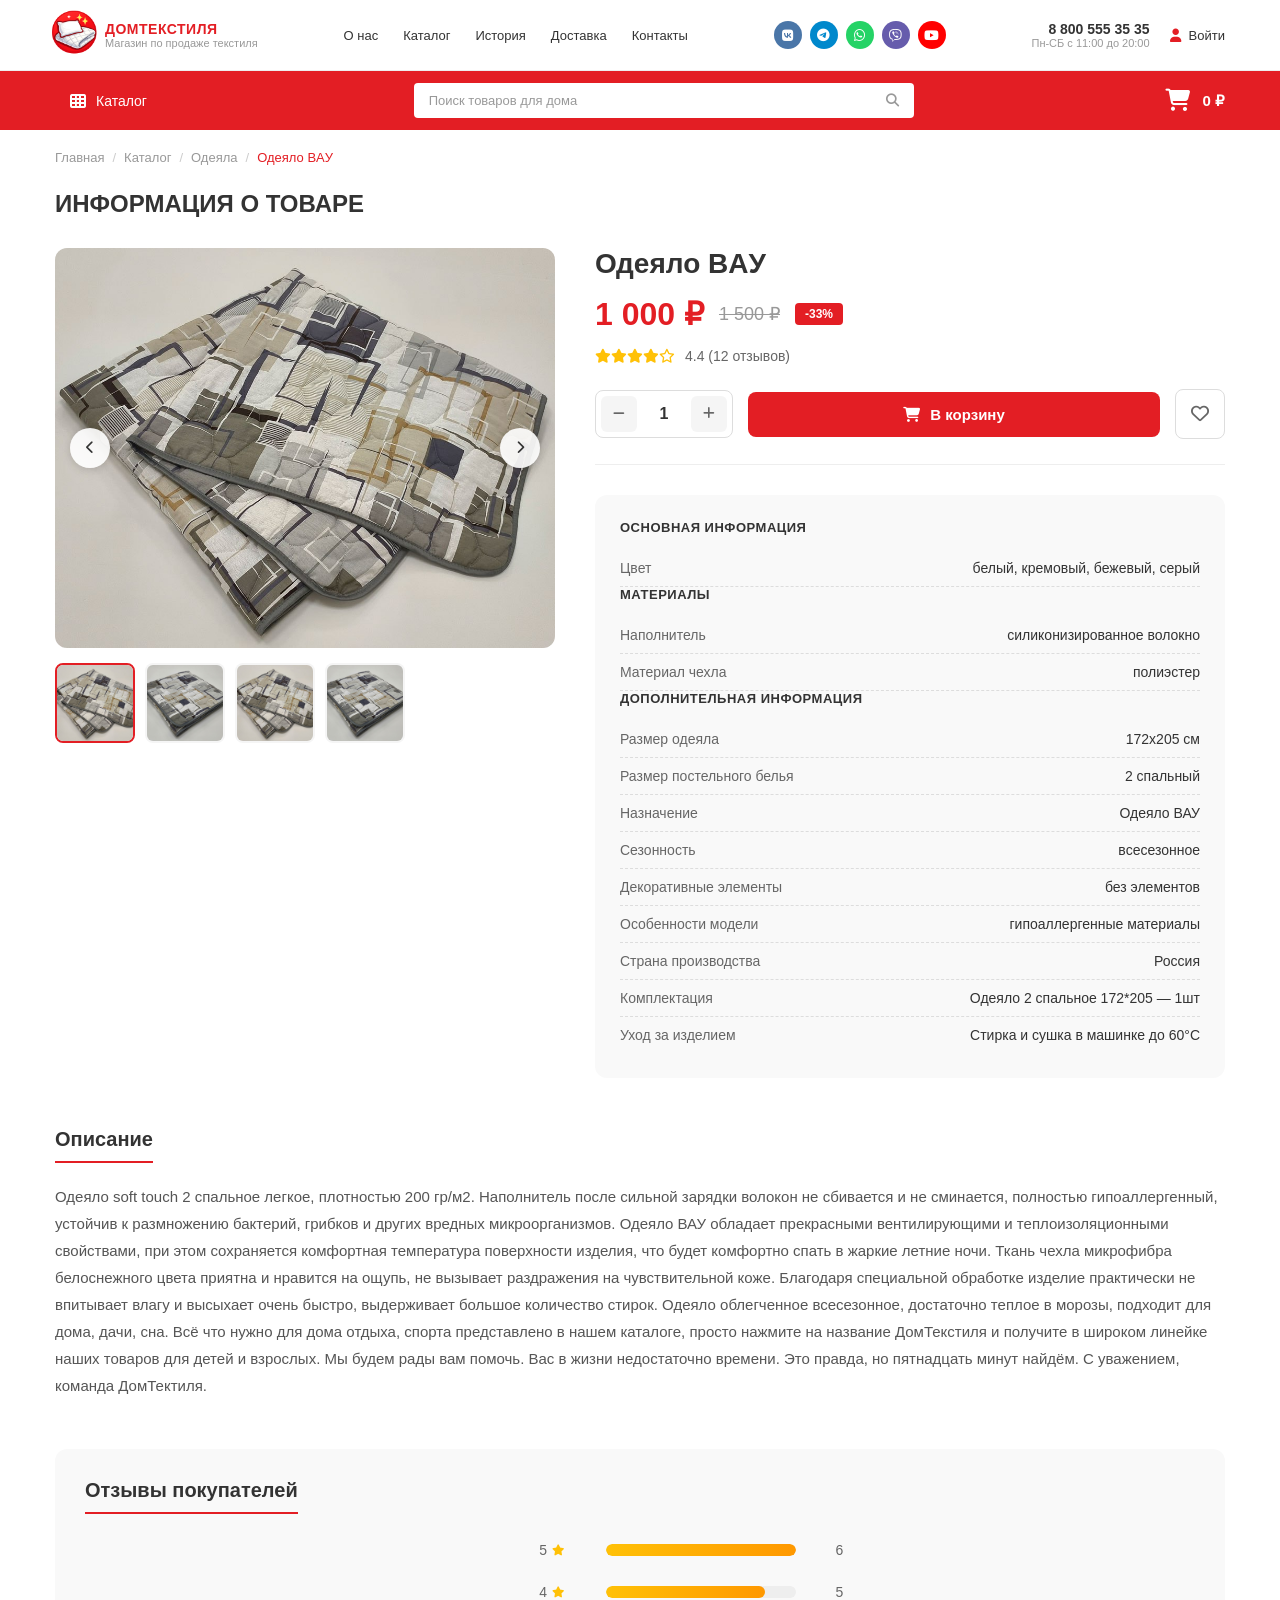
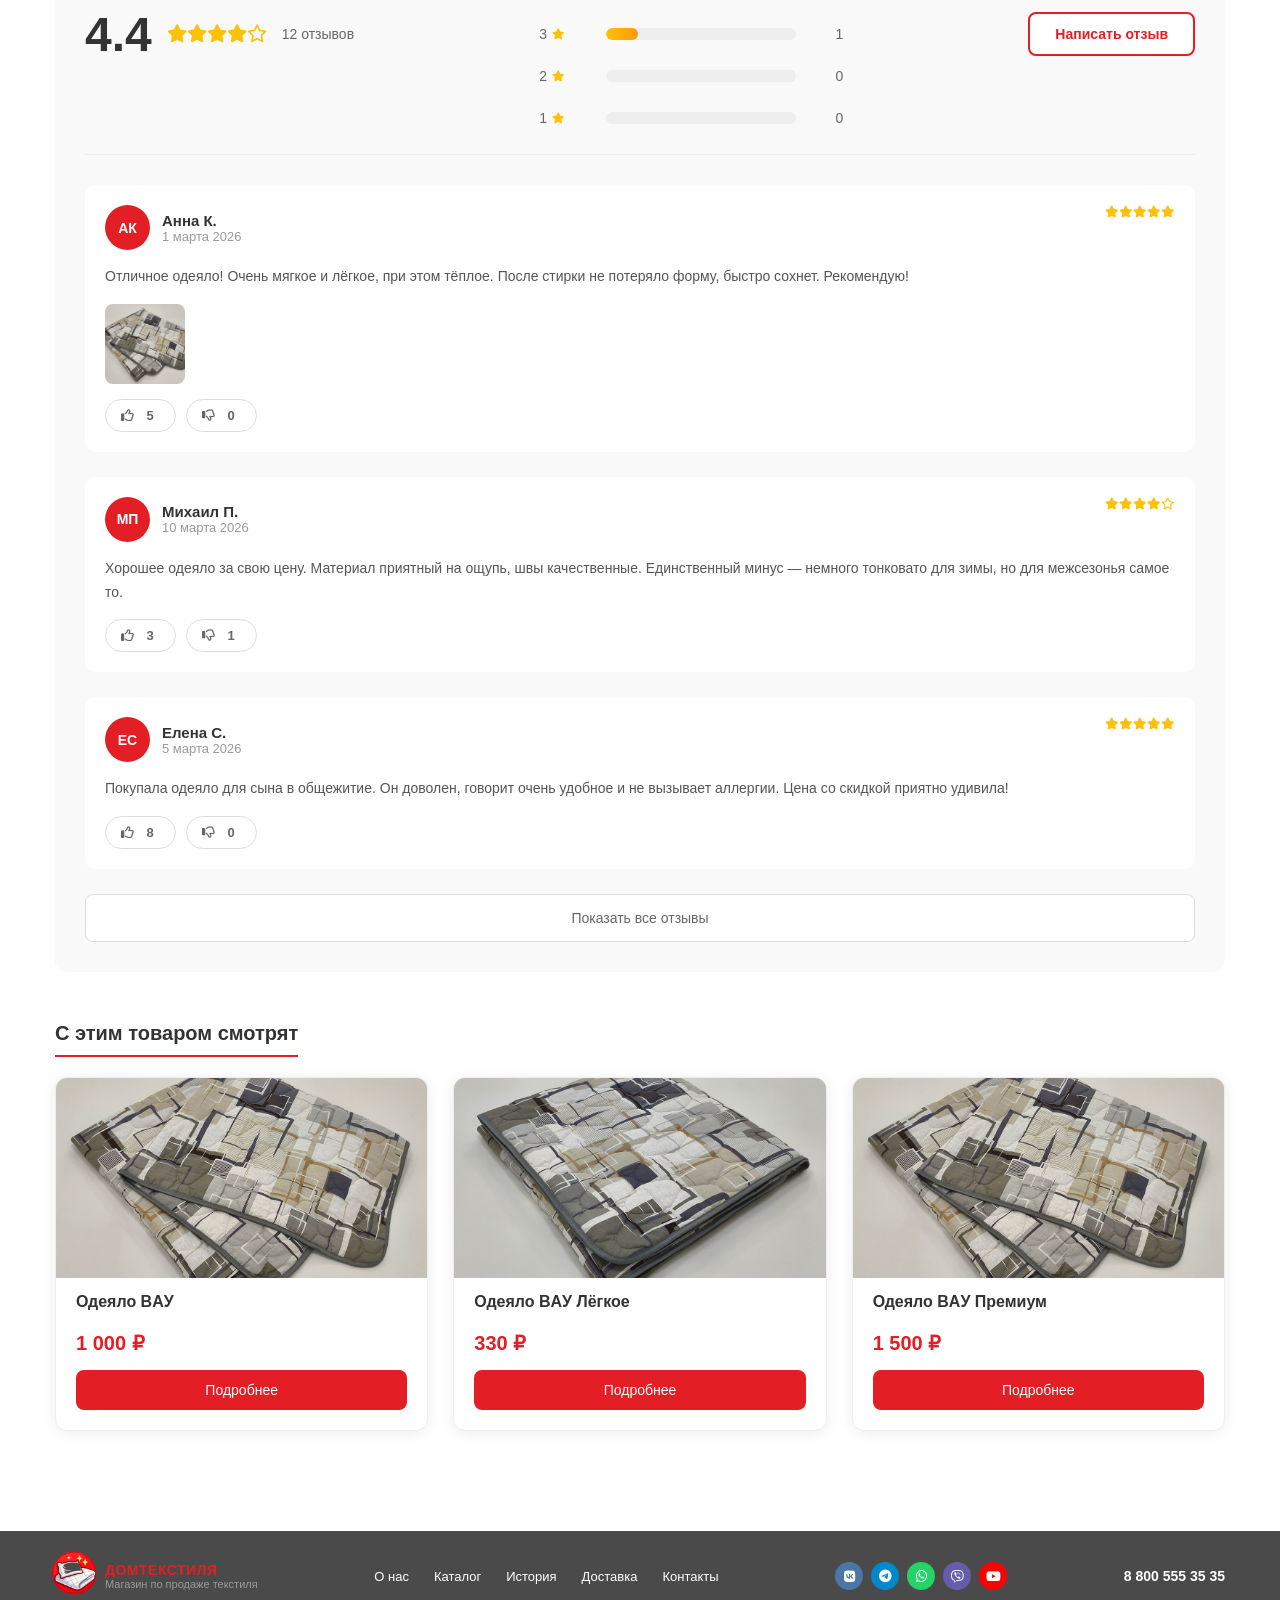
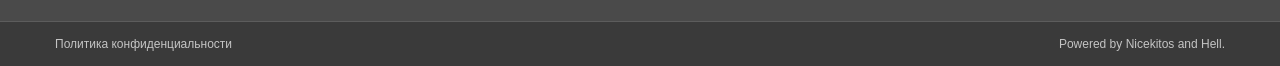
<file: product.html>
<!DOCTYPE html>
<html lang="ru">

<head>
    <meta charset="UTF-8">
    <meta name="viewport" content="width=device-width, initial-scale=1.0">
    <title>Одеяло BAУ - ДомТекстиля</title>
    <link rel="icon" href="Pictures/logotip (2).png">
    <link rel="stylesheet" href="Styles/header-styles.css">
    <link rel="stylesheet" href="Styles/footer-styles.css">
    <link rel="stylesheet" href="Styles/product-styles.css">
    <link rel="stylesheet" href="https://cdnjs.cloudflare.com/ajax/libs/font-awesome/6.4.0/css/all.min.css">
</head>

<body>
    <!-- HEADER -->
    <header class="header">
        <!-- Верхняя часть шапки -->
        <div class="header-top">
            <div class="container">
                <!-- Логотип -->
                <a href="index.html">
                    <div class="logo">
                        <div class="logo-icon">
                            <img class="logo-tip" src="Pictures/logotip (2).png"></img>
                        </div>
                        <div class="logo-text">
                            <span class="logo-title">ДомТекстиля</span>
                            <span class="logo-subtitle">Магазин по продаже текстиля</span>
                        </div>
                    </div>
                </a>

                <!-- Навигация -->
                <nav class="nav-menu">
                    <a href="about.html" class="nav-link">О нас</a>
                    <a href="catalog-odeyala.html" class="nav-link">Каталог</a>
                    <a href="index.html#history" class="nav-link">История</a>
                    <a href="delivery.html" class="nav-link">Доставка</a>
                    <a href="contacts.html" class="nav-link">Контакты</a>
                </nav>

                <!-- Социальные сети -->
                <div class="social-links">
                    <a href="#" class="social-link vk"><i class="fab fa-vk"></i></a>
                    <a href="#" class="social-link telegram"><i class="fab fa-telegram"></i></a>
                    <a href="#" class="social-link whatsapp"><i class="fab fa-whatsapp"></i></a>
                    <a href="#" class="social-link viber"><i class="fab fa-viber"></i></a>
                    <a href="#" class="social-link youtube"><i class="fab fa-youtube"></i></a>
                </div>

                <!-- Контакты и вход -->
                <div class="header-contacts">
                    <div class="phone-block">
                        <a href="tel:+78005553535" class="phone-number">8 800 555 35 35</a>
                        <span class="work-hours">Пн-СБ с 11:00 до 20:00</span>
                    </div>
                    <a href="Forms/login-form.html" class="login-btn">
                        <i class="fas fa-user"></i>
                        <span>Войти</span>
                    </a>
                </div>
            </div>
        </div>

        <!-- Нижняя часть шапки (красная) -->
        <div class="header-bottom">
            <div class="container">
                <!-- Кнопка каталога -->
                <div class="catalog-dropdown">
                    <button class="catalog-btn" id="catalogBtn">
                        <i class="fas fa-th"></i>
                        <span>Каталог</span>
                    </button>

                    <div class="catalog-menu" id="catalogMenu">
                        <ul class="catalog-categories">
                            <li class="catalog-category">
                                <a href="catalog-odeyala.html" class="catalog-link">
                                    <i class="fas fa-mattress-pillow"></i>
                                    <span>Одеяла</span>
                                </a>
                            </li>
                            <li class="catalog-category">
                                <a href="" class="catalog-link">
                                    <i class="fas fa-bed"></i>
                                    <span>Подушки</span>
                                </a>
                            </li>
                            <li class="catalog-category">
                                <a href="" class="catalog-link">
                                    <i class="fas fa-layer-group"></i>
                                    <span>Комплекты постельного белья</span>
                                </a>
                            </li>
                            <li class="catalog-category">
                                <a href="" class="catalog-link">
                                    <i class="fas fa-couch"></i>
                                    <span>Пледы и покрывала</span>
                                </a>
                            </li>
                            <li class="catalog-category">
                                <a href="" class="catalog-link">
                                    <i class="fas fa-bath"></i>
                                    <span>Полотенца</span>
                                </a>
                            </li>
                        </ul>

                    </div>
                </div>

                <!-- Поиск -->
                <div class="search-box">
                    <input type="text" placeholder="Поиск товаров для дома">
                    <button class="search-btn"><i class="fas fa-search"></i></button>
                </div>

                <!-- Корзина -->
                <a href="cart.html" class="cart">
                    <div class="cart-icon">
                        <i class="fas fa-shopping-cart"></i>
                        <span class="cart-badge" id="cartBadge">0</span>
                    </div>
                    <span class="cart-total" id="cartTotal">0 ₽</span>
                </a>
            </div>
        </div>
    </header>

    <!-- MAIN CONTENT -->
    <main class="main-content">
        <div class="content-container">
            <nav class="breadcrumbs">
                <a href="index.html">Главная</a>
                <span class="separator">/</span>
                <a href="catalog-odeyala.html">Каталог</a>
                <span class="separator">/</span>
                <a href="catalog-odeyala.html">Одеяла</a>
                <span class="separator">/</span>
                <span class="current">Одеяло BAУ</span>
            </nav>

            <h1 class="page-title">ИНФОРМАЦИЯ О ТОВАРЕ</h1>

            <!-- Основная информация о товаре -->
            <div class="product-main">
                <!-- Галерея фото -->
                <div class="product-gallery">
                    <div class="main-image">
                        <img id="mainImage" src="Pictures/odeyalo_sintepon.jpg" alt="Одеяло BAY">
                        <button class="gallery-nav prev" onclick="changeImage(-1)">
                            <i class="fas fa-chevron-left"></i>
                        </button>
                        <button class="gallery-nav next" onclick="changeImage(1)">
                            <i class="fas fa-chevron-right"></i>
                        </button>
                    </div>
                    <div class="thumbnails">
                        <div class="thumbnail active" onclick="setImage(0)">
                            <img src="Pictures/odeyalo_sintepon.jpg" alt="Фото 1">
                        </div>
                        <div class="thumbnail" onclick="setImage(1)">
                            <img src="Pictures/odeyalo_sintepon2.jpg" alt="Фото 2">
                        </div>
                        <div class="thumbnail" onclick="setImage(2)">
                            <img src="Pictures/odeyalo_sintepon.jpg" alt="Фото 3">
                        </div>
                        <div class="thumbnail" onclick="setImage(3)">
                            <img src="Pictures/odeyalo_sintepon2.jpg" alt="Фото 4">
                        </div>
                    </div>
                </div>

                <!-- Информация о товаре -->
                <div class="product-info">
                    <h2 class="product-name">Одеяло BAУ</h2>

                    <div class="product-price-block">
                        <span class="product-price">1 000 ₽</span>
                        <span class="product-old-price">1 500 ₽</span>
                        <span class="product-discount">-33%</span>
                    </div>

                    <div class="product-rating">
                        <div class="stars" id="productStars">
                            <i class="fas fa-star"></i>
                            <i class="fas fa-star"></i>
                            <i class="fas fa-star"></i>
                            <i class="fas fa-star"></i>
                            <i class="fas fa-star-half-alt"></i>
                        </div>
                        <span class="rating-count" id="ratingCount">4.5 (12 отзывов)</span>
                    </div>

                    <div class="product-actions">
                        <div class="quantity-selector">
                            <button class="qty-btn minus"><i class="fas fa-minus"></i></button>
                            <span class="qty-value">1</span>
                            <button class="qty-btn plus"><i class="fas fa-plus"></i></button>
                        </div>
                        <button class="add-to-cart-btn">
                            <i class="fas fa-shopping-cart"></i>
                            В корзину
                        </button>
                        <button class="favorite-btn">
                            <i class="far fa-heart"></i>
                        </button>
                    </div>

                    <!-- Характеристики -->
                    <div class="product-specs">
                        <h3 class="specs-title">ОСНОВНАЯ ИНФОРМАЦИЯ</h3>
                        <div class="spec-row">
                            <span class="spec-label">Цвет</span>
                            <span class="spec-value">белый, кремовый, бежевый, серый</span>
                        </div>

                        <h3 class="specs-title">Материалы</h3>
                        <div class="spec-row">
                            <span class="spec-label">Наполнитель</span>
                            <span class="spec-value">силиконизированное волокно</span>
                        </div>
                        <div class="spec-row">
                            <span class="spec-label">Материал чехла</span>
                            <span class="spec-value">полиэстер</span>
                        </div>

                        <h3 class="specs-title">Дополнительная информация</h3>
                        <div class="spec-row">
                            <span class="spec-label">Размер одеяла</span>
                            <span class="spec-value">172х205 см</span>
                        </div>
                        <div class="spec-row">
                            <span class="spec-label">Размер постельного белья</span>
                            <span class="spec-value">2 спальный</span>
                        </div>
                        <div class="spec-row">
                            <span class="spec-label">Назначение</span>
                            <span class="spec-value">Одеяло ВАУ</span>
                        </div>
                        <div class="spec-row">
                            <span class="spec-label">Сезонность</span>
                            <span class="spec-value">всесезонное</span>
                        </div>
                        <div class="spec-row">
                            <span class="spec-label">Декоративные элементы</span>
                            <span class="spec-value">без элементов</span>
                        </div>
                        <div class="spec-row">
                            <span class="spec-label">Особенности модели</span>
                            <span class="spec-value">гипоаллергенные материалы</span>
                        </div>
                        <div class="spec-row">
                            <span class="spec-label">Страна производства</span>
                            <span class="spec-value">Россия</span>
                        </div>
                        <div class="spec-row">
                            <span class="spec-label">Комплектация</span>
                            <span class="spec-value">Одеяло 2 спальное 172*205 — 1шт</span>
                        </div>
                        <div class="spec-row">
                            <span class="spec-label">Уход за изделием</span>
                            <span class="spec-value">Стирка и сушка в машинке до 60°C</span>
                        </div>
                    </div>
                </div>
            </div>

            <!-- Описание товара -->
            <div class="product-description">
                <h3 class="section-title">Описание</h3>
                <div class="description-content">
                    <p>
                        Одеяло soft touch 2 спальное легкое, плотностью 200 гр/м2.
                        Наполнитель после сильной зарядки волокон не сбивается и не сминается, полностью
                        гипоаллергенный,
                        устойчив к размножению бактерий, грибков и других вредных микроорганизмов. Одеяло ВАУ обладает
                        прекрасными
                        вентилирующими и теплоизоляционными свойствами, при этом сохраняется комфортная температура
                        поверхности изделия,
                        что будет комфортно спать в жаркие летние ночи. Ткань чехла микрофибра белоснежного цвета
                        приятна и нравится на ощупь,
                        не вызывает раздражения на чувствительной коже. Благодаря специальной обработке изделие
                        практически не впитывает
                        влагу и высыхает очень быстро, выдерживает большое количество стирок. Одеяло облегченное
                        всесезонное, достаточно
                        теплое в морозы, подходит для дома, дачи, сна. Всё что нужно для дома отдыха, спорта
                        представлено в нашем каталоге,
                        просто нажмите на название ДомТекстиля и получите в широком линейке наших товаров для детей и
                        взрослых.
                        Мы будем рады вам помочь. Вас в жизни недостаточно времени. Это правда, но пятнадцать минут
                        найдём. С уважением,
                        команда ДомТектиля.
                    </p>
                </div>
            </div>

            <!-- Отзывы -->
            <div class="product-reviews">
                <h3 class="section-title">Отзывы покупателей</h3>

                <!-- Статистика отзывов -->
                <div class="reviews-summary">
                    <div class="rating-big">
                        <span class="rating-number" id="averageRating">4.5</span>
                        <div class="stars-big" id="summaryStars">
                            <i class="fas fa-star"></i>
                            <i class="fas fa-star"></i>
                            <i class="fas fa-star"></i>
                            <i class="fas fa-star"></i>
                            <i class="fas fa-star-half-alt"></i>
                        </div>
                        <span class="reviews-count" id="reviewsCount">12 отзывов</span>
                    </div>

                    <!-- Распределение по оценкам -->
                    <div class="rating-distribution" id="ratingDistribution">
                        <div class="rating-bars" id="ratingBars">
                            <!-- Заполняется через JS -->
                        </div>
                    </div>

                    <button class="write-review-btn">Написать отзыв</button>
                </div>

                <!-- Список отзывов -->
                <div class="reviews-list" id="reviewsList"></div>

                <button class="show-more-reviews" id="showMoreReviews">Показать все отзывы</button>
            </div>
            <!-- Популярные товары (заглушка) -->
            <section class="popular-section">
                <h2 class="section-title">С этим товаром смотрят</h2>
                <div class="products-grid">
                    <div class="product-card">
                        <div class="product-image">
                            <img src="Pictures/odeyalo_sintepon.jpg" alt="Одеяло BAУ">
                        </div>
                        <h3 class="product-name">Одеяло BAУ</h3>
                        <div class="product-price">1 000 ₽</div>
                        <a href="product.html" class="product-btn">Подробнее</a>
                    </div>
                    <div class="product-card">
                        <div class="product-image">
                            <img src="Pictures/odeyalo_sintepon2.jpg" alt="Одеяло BAУ">
                        </div>
                        <h3 class="product-name">Одеяло BAУ Лёгкое</h3>
                        <div class="product-price">330 ₽</div>
                        <a href="product.html" class="product-btn">Подробнее</a>
                    </div>
                    <div class="product-card">
                        <div class="product-image">
                            <img src="Pictures/odeyalo_sintepon.jpg" alt="Одеяло BAУ">
                        </div>
                        <h3 class="product-name">Одеяло BAУ Премиум</h3>
                        <div class="product-price">1 500 ₽</div>
                        <a href="product.html" class="product-btn">Подробнее</a>
                    </div>
                </div>
            </section>
        </div>
    </main>

    <!-- FOOTER -->
    <footer class="footer">
        <!-- Основная часть футера -->
        <div class="footer-main">
            <div class="container">
                <!-- Логотип -->
                <a href="index.html">
                    <div class="logo">
                        <div class="logo-icon">
                            <img class="logo-tip" src="Pictures/logotip (2).png" alt="ДомТекстиля">
                        </div>
                        <div class="logo-text">
                            <span class="logo-title">ДомТекстиля</span>
                            <span class="logo-subtitle">Магазин по продаже текстиля</span>
                        </div>
                    </div>
                </a>

                <!-- Навигация -->
                <nav class="footer-nav">
                    <a href="about.html" class="footer-nav-link">О нас</a>
                    <a href="catalog-odeyala.html" class="footer-nav-link">Каталог</a>
                    <a href="index.html#history" class="footer-nav-link">История</a>
                    <a href="delivery.html" class="footer-nav-link">Доставка</a>
                    <a href="contacts.html" class="footer-nav-link">Контакты</a>
                </nav>

                <!-- Социальные сети -->
                <div class="footer-social">
                    <a href="#" class="social-link vk"><i class="fab fa-vk"></i></a>
                    <a href="#" class="social-link telegram"><i class="fab fa-telegram"></i></a>
                    <a href="#" class="social-link whatsapp"><i class="fab fa-whatsapp"></i></a>
                    <a href="#" class="social-link viber"><i class="fab fa-viber"></i></a>
                    <a href="#" class="social-link youtube"><i class="fab fa-youtube"></i></a>
                </div>

                <!-- Телефон -->
                <div class="footer-phone">
                    <a href="tel:+78005553535">8 800 555 35 35</a>
                </div>
            </div>
        </div>

        <!-- Нижняя часть футера -->
        <div class="footer-bottom">
            <div class="container">
                <a href="Documents/Privacy.docx" class="footer-link" download>Политика конфиденциальности</a>
                <span class="footer-copyright">Powered by Nicekitos and Hell.</span>
            </div>
        </div>
    </footer>

    <script src="JavaScript/cart-js.js"></script>
    <script src="JavaScript/search-js.js"></script>
    <script src="JavaScript/product-js.js"></script>
    <script src="JavaScript/header-js.js"></script>
    <script src="JavaScript/reviews-js.js"></script>
</body>

</html>
</file>
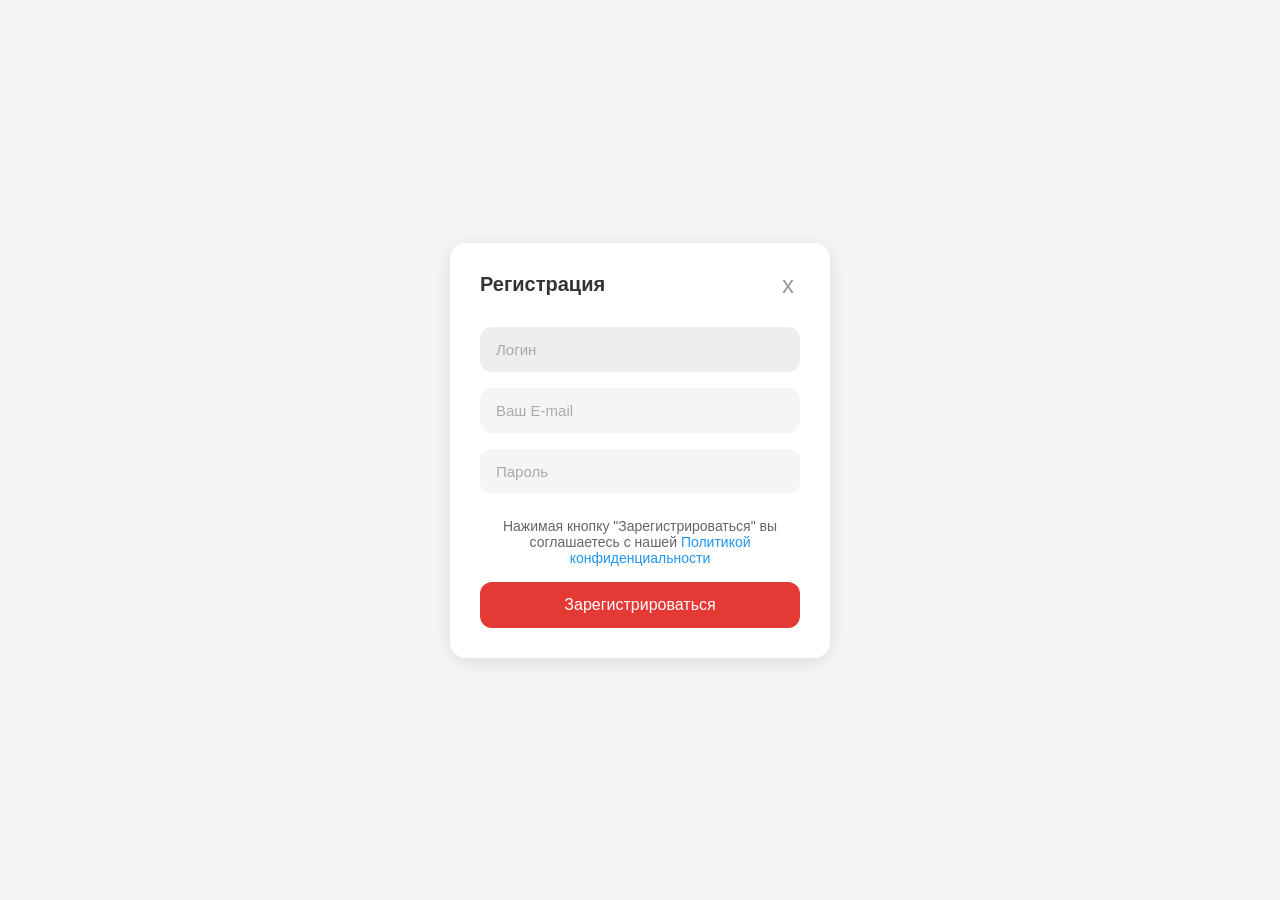
<file: Forms/login-account.html>
<!DOCTYPE html>
<html lang="ru">
<head>
    <meta charset="UTF-8">
    <meta name="viewport" content="width=device-width, initial-scale=1.0">
    <title>Регистрация - ДомТекстиля</title>
    <link rel="icon" href="../Pictures/logotip (2).png">
    <link rel="stylesheet" href="../Styles/login-styles.css">
</head>
<body>
    <form class="login-form">
        <div class="form-header">
            <h2 class="form-title">Регистрация</h2>
            <button type="button" class="close-btn" onclick="history.back()">x</button>
        </div>

        <div class="form-group">
            <input autofocus type="text" class="form-input" placeholder="Логин" required>
        </div>

        <div class="form-group">
            <input type="text" class="form-input" placeholder="Ваш E-mail" required>
        </div>


        <div class="form-group">
            <input type="password" class="form-input" placeholder="Пароль" required>
        </div>

        <p class="divider-text">Нажимая кнопку "Зарегистрироваться" вы соглашаетесь с нашей <a href="../Documents/Privacy.docx" class="footer-link" download>Политикой конфиденциальности</a></p>

        <button type="submit" class="submit-btn">Зарегистрироваться</button>
    </form>
</body>
</html>
</file>
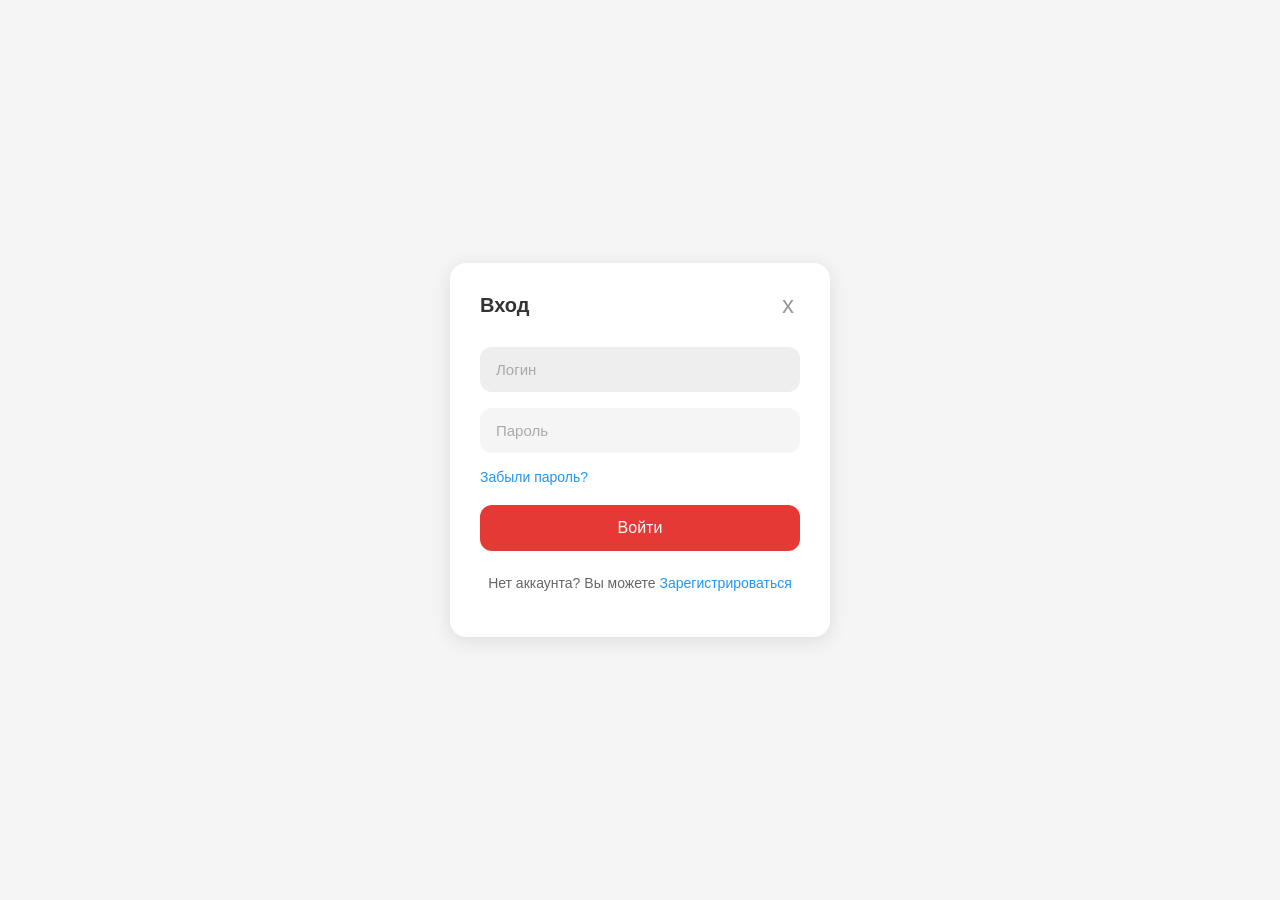
<file: Forms/login-form.html>
<!DOCTYPE html>
<html lang="ru">
<head>
    <meta charset="UTF-8">
    <meta name="viewport" content="width=device-width, initial-scale=1.0">
    <title>Вход - ДомТекстиля</title>
    <link rel="icon" href="../Pictures/logotip (2).png">
    <link rel="stylesheet" href="../Styles/login-styles.css">
</head>
<body>
    <form class="login-form">
        <div class="form-header">
            <h2 class="form-title">Вход</h2>
            <button type="button" class="close-btn" onclick="history.back()">x</button>
        </div>

        <div class="form-group">
            <input autofocus type="text" class="form-input" placeholder="Логин" required>
        </div>

        <div class="form-group">
            <input type="password" class="form-input" placeholder="Пароль" required>
        </div>

        <a href="#" class="forgot-password">Забыли пароль?</a>

        <button type="submit" class="submit-btn">Войти</button>

        <p class="divider-text">Нет аккаунта? Вы можете
            <a href="login-account.html">Зарегистрироваться</a>
        </p>
    </form>
</body>
</html>
</file>
<file: Styles/header-styles.css>
* {
    margin: 0;
    padding: 0;
    box-sizing: border-box;
}

body {
    font-family: 'Segoe UI', Tahoma, Geneva, Verdana, sans-serif;
    padding-top: 120px;
}

body.menu-open {
    overflow: hidden;
    height: 100%;
}

.container {
    max-width: 1200px;
    margin: 0 auto;
    padding: 0 15px;
    display: flex;
    align-items: center;
    justify-content: space-between;
}

/* ===== ВЕРХНЯЯ ЧАСТЬ ШАПКИ ===== */
.header{
    position: fixed;
    top: 0;
    left: 0;
    right: 0;
    z-index: 1000;
}

.header-top {
    background: #fff;
    padding: 15px 0;
    border-bottom: 1px solid #eee;
}

/* Логотип */
.logo {
    display: flex;
    align-items: center;
    gap: 10px;
}

.logo-tip{
    width: 120px;
    height: auto;
}

a:has(.logo) {
    text-decoration: none;
}

.logo-icon {
    width: 40px;
    height: 40px;
    border-radius: 50%;
    display: flex;
    align-items: center;
    justify-content: center;
    color: #fff;
    font-size: 18px;
}

.logo-text {
    display: flex;
    flex-direction: column;
}

.logo-title {
    font-size: 14px;
    font-weight: 700;
    color: #e31e24;
    text-transform: uppercase;
    letter-spacing: 0.5px;
}

.logo-subtitle {
    font-size: 11px;
    color: #999;
}

/* Навигация */
.nav-menu {
    display: flex;
    gap: 25px;
}

.nav-link {
    text-decoration: none;
    color: #333;
    font-size: 13px;
    font-weight: 500;
    transition: color 0.3s;
}

.nav-link:hover {
    color: #e31e24;
}

/* Социальные сети */
.social-links {
    display: flex;
    gap: 8px;
}

.social-link {
    width: 28px;
    height: 28px;
    border-radius: 50%;
    display: flex;
    align-items: center;
    justify-content: center;
    color: #fff;
    font-size: 13px;
    text-decoration: none;
    transition: opacity 0.3s;
}

.social-link:hover {
    opacity: 0.8;
}

.social-link.vk { background: #4a76a8; }
.social-link.telegram { background: #0088cc; }
.social-link.whatsapp { background: #25d366; }
.social-link.viber { background: #665cac; }
.social-link.youtube { background: #ff0000; }

/* Контакты и вход */
.header-contacts {
    display: flex;
    align-items: center;
    gap: 20px;
}

.phone-block {
    display: flex;
    flex-direction: column;
    text-align: right;
}

.phone-number {
    font-size: 14px;
    font-weight: 600;
    color: #333;
    text-decoration: none;
}

.work-hours {
    font-size: 11px;
    color: #999;
}

.login-btn {
    display: flex;
    align-items: center;
    gap: 8px;
    text-decoration: none;
    color: #333;
    font-size: 13px;
    font-weight: 500;
}

.login-btn i {
    color: #e31e24;
}

/* ===== НИЖНЯЯ ЧАСТЬ ШАПКИ ===== */
.header-bottom {
    background: #e31e24;
    padding: 12px 0;
}

.header-bottom .container {
    gap: 20px;
}

/* Кнопка каталога */
.catalog-btn {
    display: flex;
    align-items: center;
    gap: 10px;
    background: transparent;
    border: none;
    color: #fff;
    font-size: 14px;
    font-weight: 500;
    cursor: pointer;
    padding: 8px 15px;
    border-radius: 4px;
    transition: background 0.3s;
}

.catalog-btn:hover {
    background: rgba(255,255,255,0.1);
}

.catalog-btn i {
    font-size: 16px;
}

.catalog-dropdown{
    position: relative;
}

.catalog-menu{
    position: absolute;
    top: 100%;
    left: 0;
    width: 280px;
    background: #fff;
    border-radius: 0 0 8px 8px;;
    box-shadow: 0 10px 40px rgba(0, 0, 0, 0.20);
    transform: translateY(-5px);
    transition: all 0.6s ease; 
    z-index: 999;
    overflow: hidden;
    opacity: 0;
    visibility: hidden;
}

/* Класс для открытого меню */
.catalog-menu.active {
    opacity: 1;
    visibility: visible;
    transform: translateY(0);
}

/* Список категорий */
.catalog-menu ul {
    list-style: none;
    padding: 0;
    margin: 0;
}

/* Элемент категории */
.catalog-category {
    border-bottom: 1px solid #f0f0f0;
}

.catalog-category:last-child {
    border-bottom: none;
}

/* Ссылка категории */
.catalog-link {
    display: flex;
    align-items: center;
    gap: 15px;
    padding: 15px 20px;
    color: #333;
    text-decoration: none;
    font-size: 14px;
    font-weight: 500;
    transition: all 0.2s;
}

.catalog-link:hover {
    background: #f8f8f8;
    color: #e31e24;
}

/* Иконка категории */
.catalog-link i {
    width: 24px;
    height: 24px;
    display: flex;
    align-items: center;
    justify-content: center;
    color: #e31e24;
    font-size: 16px;
}

/* Стрелка справа */
.catalog-link::after {
    content: '\f054';
    font-family: 'Font Awesome 6 Free';
    font-weight: 900;
    margin-left: auto;
    color: #ccc;
    font-size: 12px;
    transition: color 0.2s;
}

.catalog-link:hover::after {
    color: #e31e24;
}

/* Затемнение фона при открытом меню */
.catalog-overlay {
    position: fixed;
    top: 0;
    left: 0;
    right: 0;
    bottom: 0;
    background: rgba(0, 0, 0, 0.3);
    opacity: 0;
    visibility: hidden;
    transition: all 0.3s;
    z-index: 998;
}

.catalog-overlay.active {
    opacity: 1;
    visibility: visible;
}

/* Активное состояние кнопки каталога */
.catalog-btn.active {
    background: rgba(255, 255, 255, 0.2);
}

/* Поиск */
.search-box {
    flex: 1;
    display: flex;
    max-width: 500px;
}

.search-box input {
    flex: 1;
    padding: 10px 15px;
    border: none;
    border-radius: 4px 0 0 4px;
    font-size: 13px;
    outline: none;
}

.search-box input::placeholder {
    color: #999;
}

.search-btn {
    background: #fff;
    border: none;
    padding: 10px 15px;
    border-radius: 0 4px 4px 0;
    cursor: pointer;
    color: #999;
}

/* Корзина */
.cart {
    display: flex;
    align-items: center;
    gap: 12px;
    text-decoration: none;
    color: #fff;
}

.cart-icon {
    position: relative;
}

.cart-icon i {
    font-size: 22px;
}

.cart-badge {
    position: absolute;
    top: -8px;
    right: -10px;
    background: #7cb342;
    color: #fff;
    font-size: 10px;
    font-weight: 600;
    width: 18px;
    height: 18px;
    border-radius: 50%;
    display: flex;
    align-items: center;
    justify-content: center;
}

.cart-total {
    font-size: 15px;
    font-weight: 600;
}

/* ===== СТИЛИ ПОИСКА ===== */

/* Оверлей */
.search-overlay {
    position: fixed;
    top: 0;
    left: 0;
    right: 0;
    bottom: 0;
    background: rgba(0, 0, 0, 0.5);
    z-index: 998;
    opacity: 0;
    visibility: hidden;
    transition: all 0.3s;
}

.search-overlay.active {
    opacity: 1;
    visibility: visible;
}

/* Контейнер результатов поиска */
.search-results {
    position: fixed;
    background: #fff;
    border-radius: 8px;
    box-shadow: 0 10px 40px rgba(0, 0, 0, 0.2);
    z-index: 999;
    opacity: 0;
    visibility: hidden;
    transform: translateY(-10px);
    transition: all 0.3s ease;
    max-height: 500px;
    overflow: hidden;
    display: flex;
    flex-direction: column;
}

.search-results.active {
    opacity: 1;
    visibility: visible;
    transform: translateY(0);
}

/* Шапка результатов */
.search-results-header {
    display: flex;
    justify-content: space-between;
    align-items: center;
    padding: 15px 20px;
    border-bottom: 1px solid #eee;
    background: #f8f8f8;
    border-radius: 8px 8px 0 0;
    flex-shrink: 0;
}

.search-results-title {
    font-size: 14px;
    font-weight: 600;
    color: #333;
}

.search-results-close {
    background: none;
    border: none;
    color: #999;
    cursor: pointer;
    padding: 5px;
    font-size: 16px;
    transition: color 0.2s;
    width: 30px;
    height: 30px;
    display: flex;
    align-items: center;
    justify-content: center;
}

.search-results-close:hover {
    color: #e31e24;
}

/* Список результатов */
.search-results-list {
    overflow-y: auto;
    max-height: 350px;
    padding: 0;
    flex: 1;
}

/* Элемент результата */
.search-result-item {
    display: flex;
    align-items: center;
    gap: 15px;
    padding: 12px 20px;
    text-decoration: none;
    color: inherit;
    transition: background 0.2s;
    border-bottom: 1px solid #f5f5f5;
    cursor: pointer;
}

.search-result-item:last-child {
    border-bottom: none;
}

.search-result-item:hover {
    background: #f0f0f0;
}

/* Изображение товара */
.search-result-image {
    width: 60px;
    height: 60px;
    flex-shrink: 0;
    border-radius: 6px;
    overflow: hidden;
    background: #f5f5f5;
}

.search-result-image img {
    width: 100%;
    height: 100%;
    object-fit: cover;
}

/* Информация о товаре */
.search-result-info {
    flex: 1;
    min-width: 0;
    overflow: hidden;
}

.search-result-name {
    font-size: 14px;
    font-weight: 600;
    color: #333;
    margin-bottom: 4px;
    white-space: nowrap;
    overflow: hidden;
    text-overflow: ellipsis;
}

.search-result-name mark {
    background: #fff3cd;
    color: #333;
    padding: 0 2px;
    border-radius: 2px;
}

.search-result-category {
    font-size: 12px;
    color: #999;
    display: block;
    margin-bottom: 6px;
}

/* Цены */
.search-result-price-row {
    display: flex;
    align-items: center;
    gap: 8px;
}

.search-result-price {
    font-size: 15px;
    font-weight: 700;
    color: #e31e24;
}

.search-result-old-price {
    font-size: 13px;
    color: #999;
    text-decoration: line-through;
}

/* Стрелка */
.search-result-arrow {
    color: #ccc;
    font-size: 12px;
    transition: color 0.2s;
    flex-shrink: 0;
}

.search-result-item:hover .search-result-arrow {
    color: #e31e24;
}

/* Нет результатов */
.search-no-results {
    text-align: center;
    padding: 40px 20px;
    color: #999;
}

.search-no-results i {
    font-size: 48px;
    color: #ddd;
    margin-bottom: 15px;
    display: block;
}

.search-no-results p {
    font-size: 15px;
    color: #333;
    margin-bottom: 5px;
}

.search-no-results span {
    font-size: 13px;
}

/* Футер результатов */
.search-results-footer {
    padding: 15px 20px;
    border-top: 1px solid #eee;
    text-align: center;
    background: #f8f8f8;
    border-radius: 0 0 8px 8px;
    flex-shrink: 0;
}

.search-view-all {
    color: #e31e24;
    text-decoration: none;
    font-size: 14px;
    font-weight: 500;
    transition: opacity 0.2s;
}

.search-view-all:hover {
    opacity: 0.8;
}

body.search-open {
    overflow: hidden;
}

/* ===== АДАПТИВНОСТЬ ПОИСКА ===== */

/* Планшеты */
@media (max-width: 992px) {
    .search-results {
        top: 100px;
        left: 20px;
        right: 20px;
        width: auto;
        max-height: calc(100vh - 120px);
    }
    
    .search-results-list {
        max-height: calc(100vh - 220px);
    }
}

/* Мобильные устройства */
@media (max-width: 768px) {
    .search-results {
        top: 90px;
        left: 15px;
        right: 15px;
        width: auto;
        max-height: calc(100vh - 110px);
        border-radius: 12px;
    }
    
    .search-results-list {
        max-height: calc(100vh - 200px);
    }
    
    .search-result-item {
        padding: 12px 15px;
        gap: 12px;
    }
    
    .search-result-image {
        width: 55px;
        height: 55px;
    }
    
    .search-result-name {
        font-size: 14px;
    }
    
    .search-result-price {
        font-size: 15px;
    }
    
    .search-results-header {
        padding: 12px 15px;
    }
    
    .search-results-footer {
        padding: 12px 15px;
    }
}

/* Маленькие мобильные */
@media (max-width: 480px) {
    .search-results {
        top: 85px;
        left: 10px;
        right: 10px;
        max-height: calc(100vh - 100px);
    }
    
    .search-results-list {
        max-height: calc(100vh - 180px);
    }
    
    .search-result-item {
        padding: 10px;
        gap: 10px;
    }
    
    .search-result-image {
        width: 50px;
        height: 50px;
    }
    
    .search-result-name {
        font-size: 13px;
        margin-bottom: 2px;
    }
    
    .search-result-category {
        font-size: 11px;
        margin-bottom: 4px;
    }
    
    .search-result-price {
        font-size: 14px;
    }
    
    .search-result-old-price {
        font-size: 11px;
    }
    
    .search-no-results {
        padding: 30px 15px;
    }
    
    .search-no-results i {
        font-size: 36px;
    }
}

/* ===== ОСНОВНАЯ АДАПТИВНОСТЬ ===== */

/* Планшет */
@media (max-width: 992px) {
    body {
        padding-top: 100px;
    }

    .nav-menu {
        display: none;
    }

    .social-links {
        display: none;
    }

    .logo-tip {
        width: 90px;
    }
}

/* Большие телефоны */
@media (max-width: 768px) {
    body {
        padding-top: 90px;
    }

    .header-top .container {
        flex-wrap: wrap;
        gap: 10px;
        justify-content: space-between;
    }

    .phone-block {
        display: none;
    }

    .header-contacts {
        gap: 12px;
    }

    .logo-tip {
        width: 80px;
    }

    /* Нижняя часть шапки */
    .header-bottom .container {
        display: grid;
        grid-template-columns: auto 1fr auto;
        align-items: center;
        gap: 15px;
    }

    /* Каталог слева */
    .catalog-btn span {
        display: inline;
        font-size: 13px;
    }

    .catalog-btn {
        padding: 10px 15px;
        gap: 8px;
        white-space: nowrap;
        justify-self: start;
    }

    /* Поиск по центру */
    .search-box {
        justify-self: center;
        width: 100%;
        max-width: 280px;
    }

    .search-box input {
        padding: 10px 15px;
        font-size: 13px;
        width: 100%;
    }

    .search-btn {
        padding: 10px 15px;
    }

    /* Корзина справа */
    .cart {
        justify-self: end;
    }
}

/* Телефоны */
@media (max-width: 480px) {
    body {
        padding-top: 85px;
    }

    .header-top {
        padding: 10px 0;
    }

    .header-bottom {
        padding: 8px 0;
    }

    .header-bottom .container {
        display: grid;
        grid-template-columns: auto 1fr auto;
        align-items: center;
        gap: 10px;
    }

    /* Каталог слева */
    .catalog-btn span {
        display: inline;
        font-size: 12px;
    }

    .catalog-btn {
        padding: 8px 10px;
        gap: 6px;
        white-space: nowrap;
        justify-self: start;
    }

    .catalog-btn i {
        font-size: 14px;
    }

    /* Поиск по центру */
    .search-box {
        justify-self: center;
        width: 100%;
        max-width: 180px;
    }

    .search-box input {
        font-size: 11px;
        padding: 8px 12px;
        width: 100%;
    }

    .search-btn {
        padding: 8px 12px;
    }

    /* Корзина справа */
    .cart {
        justify-self: end;
    }

    .cart-total {
        display: none;
    }

    .login-btn span {
        display: none;
    }

    /* Логотип */
    .logo-tip {
        width: 70px;
    }

    .logo-title {
        font-size: 12px;
    }

    .logo-subtitle {
        font-size: 10px;
    }
}
</file>
<file: Styles/footer-styles.css>
* {
    margin: 0;
    padding: 0;
    box-sizing: border-box;
}

body {
    font-family: 'Segoe UI', Tahoma, Geneva, Verdana, sans-serif;
}

/* ===== FOOTER ===== */
.footer {
    background: #4a4a4a;
    color: #fff;
}

.container {
    max-width: 1200px;
    margin: 0 auto;
    padding: 0 15px;
    display: flex;
    align-items: center;
    justify-content: space-between;
}

/* Основная часть футера */
.footer-main {
    padding: 25px 0;
    border-bottom: 1px solid rgba(255, 255, 255, 0.1);
}

.footer-main .container {
    gap: 30px;
}

/* Логотип */
.footer-logo {
    display: flex;
    align-items: center;
    gap: 10px;
}

.footer-logo .logo-icon {
    width: 35px;
    height: 35px;
    background: transparent;
    border: 2px solid #fff;
    border-radius: 50%;
    display: flex;
    align-items: center;
    justify-content: center;
    color: #fff;
    font-size: 14px;
}

.footer-logo .logo-text {
    font-size: 14px;
    font-weight: 700;
    color: #fff;
    text-transform: uppercase;
    letter-spacing: 0.5px;
}

/* Навигация */
.footer-nav {
    display: flex;
    gap: 25px;
}

.footer-nav-link {
    text-decoration: none;
    color: #fff;
    font-size: 13px;
    font-weight: 400;
    transition: opacity 0.3s;
}

.footer-nav-link:hover {
    opacity: 0.7;
}

/* Социальные сети */
.footer-social {
    display: flex;
    gap: 8px;
}

.footer-social .social-link {
    width: 28px;
    height: 28px;
    border-radius: 50%;
    display: flex;
    align-items: center;
    justify-content: center;
    color: #fff;
    font-size: 13px;
    text-decoration: none;
    transition: opacity 0.3s;
}

.footer-social .social-link:hover {
    opacity: 0.8;
}

.footer-social .social-link.vk { background: #4a76a8; }
.footer-social .social-link.telegram { background: #0088cc; }
.footer-social .social-link.whatsapp { background: #25d366; }
.footer-social .social-link.viber { background: #665cac; }
.footer-social .social-link.youtube { background: #ff0000; }

/* Телефон */
.footer-phone a {
    text-decoration: none;
    color: #fff;
    font-size: 14px;
    font-weight: 600;
    transition: opacity 0.3s;
}

.footer-phone a:hover {
    opacity: 0.7;
}

/* Нижняя часть футера */
.footer-bottom {
    background: #3a3a3a;
    padding: 15px 0;
}

.footer-bottom .container {
    justify-content: space-between;
}

.footer-link {
    text-decoration: none;
    color: rgba(255, 255, 255, 0.7);
    font-size: 12px;
    transition: color 0.3s;
}

.footer-link:hover {
    color: #fff;
}

.footer-copyright {
    color: rgba(255, 255, 255, 0.7);
    font-size: 12px;
}

/* Адаптивность */
@media (max-width: 992px) {
    .footer-main .container {
        flex-wrap: wrap;
        justify-content: center;
        gap: 20px;
    }

    .footer-nav {
        order: 3;
        width: 100%;
        justify-content: center;
        flex-wrap: wrap;
        gap: 15px;
    }
}

@media (max-width: 768px) {
    .footer-main .container {
        flex-direction: column;
        align-items: center;
        text-align: center;
        gap: 15px;
    }

    .footer-nav {
        flex-wrap: wrap;
        justify-content: center;
        gap: 10px;
    }

    .footer-nav-link {
        font-size: 12px;
    }

    .footer-bottom .container {
        flex-direction: column;
        gap: 8px;
        text-align: center;
    }
}

@media (max-width: 480px) {
    .footer-main {
        padding: 20px 0;
    }

    .footer-social .social-link {
        width: 32px;
        height: 32px;
        font-size: 14px;
    }

    .footer-phone a {
        font-size: 16px;
    }
}
</file>
<file: Styles/index-styles.css>
/* ===== СТИЛИ ГЛАВНОЙ СТРАНИЦЫ ===== */

/* Основной контент */
.main-content {
    min-height: calc(100vh - 200px);
    padding: 0 0 60px;
    background: #fff;
}

.content-container {
    max-width: 1200px;
    margin: 0 auto;
    padding: 0 15px;
}

/* Hero Banner */
.hero-banner {
    display: flex;
    align-items: center;
    background: linear-gradient(135deg, #f5f0e8 0%, #e8e0d5 100%);
    min-height: 400px;
    border-radius: 0 0 16px 16px;
    overflow: hidden;
    margin: 0 -15px 40px;
    position: relative;
}
.banner-btn {
    display: inline-flex;
    align-items: center;
    padding: 14px 35px;
    background: #e31e24;
    color: #fff;
    text-decoration: none;
    border-radius: 30px;
    font-size: 14px;
    font-weight: 600;
    transition: all 0.3s;
    text-transform: uppercase;
    letter-spacing: 0.5px;
}

.banner-btn:hover {
    background: #c62828;
    transform: translateY(-2px);
    box-shadow: 0 8px 20px rgba(227, 30, 36, 0.3);
}

.banner-image::after {
    content: '';
    position: absolute;
    top: 0;
    left: 0;
    right: 0;
    bottom: 0;
}

.banner-image img {
    width: 100%;
    height: 100%;
    object-fit: cover;
}

/* Быстрые ссылки */
.quick-links {
    display: grid;
    grid-template-columns: repeat(5, 1fr);
    gap: 20px;
    margin: 60px;
}

.quick-link {
    display: flex;
    flex-direction: column;
    align-items: center;
    gap: 12px;
    padding: 15px 20px;
    background: #fff;
    border-radius: 12px;
    text-decoration: none;
    color: #333;
    box-shadow: 0 2px 15px rgba(0, 0, 0, 0.08);
    transition: all 0.4s;
    border: 2px solid transparent;
}

.quick-link:hover {
    transform: translateY(-5px);
    box-shadow: 0 8px 25px rgba(0, 0, 0, 0.12);
    border-color: #e31e24;
}

.quick-link i {
    font-size: 32px;
    color: #e31e24;
}

.quick-link span {
    font-size: 14px;
    font-weight: 500;
    text-align: center;
}

/* Секция История */
.history-section {
    margin-bottom: 10px;
    scroll-margin-top: 120px;
}

.section-title {
    font-size: 28px;
    font-weight: 700;
    color: #333;
    margin-bottom: 30px;
    text-transform: uppercase;
    position: relative;
    display: inline-block;
    padding-bottom: 10px;
}

.section-title::after {
    content: '';
    position: absolute;
    bottom: 0;
    left: 0;
    width: 60px;
    height: 3px;
    background: #e31e24;
}

/* Баннер слайдер */
.banner-slider {
    position: relative;
    margin-bottom: 40px;
    border-radius: 12px;
    overflow: hidden;
    box-shadow: 0 4px 20px rgba(0, 0, 0, 0.1);
}

.banner-slide {
    display: flex;
    align-items: center;
    background: linear-gradient(135deg, #f5f0e8 0%, #e8e0d5 100%);
    min-height: 350px;
}

.banner-slide .banner-image {
    flex: 1;
    height: 350px;
    overflow: hidden;
}

.banner-slide .banner-image img {
    width: 100%;
    height: 100%;
    object-fit: cover;
}

/* Навигация слайдера */
.slider-nav {
    position: absolute;
    bottom: 20px;
    left: 50px;
    display: flex;
    gap: 10px;
}

.slider-btn {
    width: 40px;
    height: 40px;
    border: 2px solid #5a4a3a;
    border-radius: 50%;
    background: transparent;
    color: #5a4a3a;
    cursor: pointer;
    display: flex;
    align-items: center;
    justify-content: center;
    transition: all 0.3s;
}

.slider-btn:hover {
    background: #5a4a3a;
    color: #fff;
}

/* Текстовый контент истории */
.history-text {
    max-width: 100%;
    background: #f9f9f9;
    border-radius: 12px;
    padding: 35px;
}

.history-text p {
    font-size: 15px;
    line-height: 1.9;
    color: #555;
    margin-bottom: 20px;
}

.history-text p:last-child {
    margin-bottom: 0;
}

/* Адаптивность */
@media (max-width: 992px) {
    .hero-banner {
        flex-direction: column;
        min-height: auto;
    }
    
    .banner-content {
        padding: 30px;
        text-align: center;
    }
    
    .banner-title {
        font-size: 32px;
    }
    
    .banner-image {
        width: 100%;
        height: 250px;
    }
    
    .banner-image::after {
        display: none;
    }
    
    .quick-links {
        grid-template-columns: repeat(2, 1fr);
    }
    
    .banner-slide {
        flex-direction: column;
        min-height: auto;
    }
    
    .banner-slide .banner-image {
        width: 100%;
        height: 250px;
    }
    
    .slider-nav {
        left: 50%;
        transform: translateX(-50%);
        bottom: 15px;
    }
    
    .products-grid {
        grid-template-columns: repeat(2, 1fr);
    }
}

@media (max-width: 768px) {
    .main-content {
        padding: 0 0 40px;
    }
    
    .banner-title {
        font-size: 24px;
    }
    
    .banner-subtitle {
        font-size: 16px;
    }
    
    .quick-links {
        grid-template-columns: 1fr;
        gap: 15px;
    }
    
    .section-title {
        font-size: 24px;
        margin-bottom: 20px;
    }
    
    .history-text {
        padding: 20px;
    }
    
    .history-text p {
        font-size: 14px;
    }
    
    .products-grid {
        grid-template-columns: 1fr;
    }
    
    .product-image {
        height: 250px;
    }
}

/* ===== СЕКЦИЯ 5 ШАГОВ ЗАКАЗА ===== */

.steps-section {
    padding: 30px 0;
    background: #fff;
}

.steps-title {
    font-size: 24px;
    font-weight: 700;
    color: #333;
    margin-bottom: 40px;
    text-transform: uppercase;
}

.steps-grid {
    display: grid;
    grid-template-columns: repeat(3, 1fr);
    grid-template-rows: repeat(2, auto);
    gap: 20px;
}

/* Карточка шага */
.step-card {
    background: #f5f7fa;
    border-radius: 16px;
    padding: 30px;
    display: flex;
    flex-direction: column;
    min-height: 220px;
}

/* Номер шага */
.step-number {
    display: inline-block;
    background: #fff;
    color: #e31e24;
    font-size: 12px;
    font-weight: 600;
    padding: 6px 12px;
    border-radius: 20px;
    margin-bottom: 20px;
    width: fit-content;
}

/* Название шага */
.step-name {
    font-size: 16px;
    font-weight: 700;
    color: #333;
    margin-bottom: 12px;
    text-transform: uppercase;
}

/* Описание шага */
.step-description {
    font-size: 13px;
    color: #888;
    line-height: 1.6;
    margin-bottom: 20px;
    flex: 1;
}

/* Кнопка в первой карточке */
.step-btn {
    display: inline-block;
    background: #e31e24;
    color: #fff;
    text-decoration: none;
    padding: 12px 24px;
    border-radius: 25px;
    font-size: 13px;
    font-weight: 600;
    text-align: center;
    transition: background 0.3s;
    width: fit-content;
}

.step-btn:hover {
    background: #c62828;
}

/* Выделенная карточка (5 шаг) */
.step-highlight {
    background: #e31e24;
    color: #fff;
}

.step-highlight .step-name {
    color: #fff;
}

.step-highlight .step-description {
    color: rgba(255, 255, 255, 0.9);
}

/* Иконка галочки */
.step-icon {
    width: 40px;
    height: 40px;
    background: #fff;
    border-radius: 8px;
    display: flex;
    align-items: center;
    justify-content: center;
    margin-bottom: 20px;
}

.step-icon i {
    color: #e31e24;
    font-size: 18px;
}

/* Информационный блок */
.step-info {
    background: #fff;
    border: 2px solid #e31e24;
    display: flex;
    align-items: center;
    justify-content: center;
}

.step-info-text {
    font-size: 14px;
    color: #666;
    line-height: 1.8;
    margin: 0;
}

/* Адаптивность */
@media (max-width: 992px) {
    .steps-grid {
        grid-template-columns: repeat(2, 1fr);
    }
    
    .steps-title {
        font-size: 20px;
    }
}

@media (max-width: 576px) {
    .steps-grid {
        grid-template-columns: 1fr;
    }
    
    .step-card {
        min-height: auto;
    }
    
    .steps-title {
        font-size: 18px;
    }
}
/* ===== СЕТКА ИСТОРИИ С КАРТИНКАМИ ===== */

.history-grid {
    display: grid;
    grid-template-columns: repeat(2, 1fr);
    gap: 20px;
}

.history-card {
    background: #fff;
    border-radius: 12px;
    overflow: hidden;
    border: 1px solid #eee;
    box-shadow: 0 2px 10px rgba(0,0,0,0.06);
}

.history-card-img {
    width: 100%;
    height: 200px;
    overflow: hidden;
}

.history-card-img img {
    width: 100%;
    height: 100%;
    object-fit: cover;
    transition: transform 0.4s;
}

.history-card:hover .history-card-img img {
    transform: scale(1.04);
}

.history-card-text {
    padding: 14px 16px;
    font-size: 12px;
    color: #666;
    line-height: 1.6;
    text-transform: uppercase;
    letter-spacing: 0.3px;
}

@media (max-width: 768px) {
    .history-grid {
        grid-template-columns: 1fr;
    }
}

/* ===== ПОПУЛЯРНЫЕ ТОВАРЫ ===== */

.popular-section {
    background: #f9f9f9;
    padding: 50px 0;
    margin-top: 10px;
}

.popular-grid {
    display: grid;
    grid-template-columns: repeat(5, 1fr);
    gap: 18px;
}

.product-card {
    background: #fff;
    border-radius: 12px;
    overflow: hidden;
    border: 1px solid #eee;
    display: flex;
    flex-direction: column;
    transition: box-shadow 0.3s;
}

.product-card:hover {
    box-shadow: 0 6px 20px rgba(0,0,0,0.1);
}

.product-card-link {
    text-decoration: none;
    color: inherit;
    display: flex;
    flex-direction: column;
    flex: 1;
}

.product-card-img {
    position: relative;
    width: 100%;
    height: 160px;
    overflow: hidden;
    background: #f5f5f5;
}

.product-card-img img {
    width: 100%;
    height: 100%;
    object-fit: cover;
    transition: transform 0.3s;
}

.product-card:hover .product-card-img img {
    transform: scale(1.05);
}

.popular-badge {
    position: absolute;
    top: 10px;
    right: 10px;
    background: #7cb342;
    color: #fff;
    font-size: 11px;
    font-weight: 600;
    padding: 3px 9px;
    border-radius: 20px;
    z-index: 2;
}

.product-card-info {
    padding: 12px;
    flex: 1;
    display: flex;
    flex-direction: column;
}

.product-card-name {
    font-size: 14px;
    font-weight: 600;
    color: #333;
    margin-bottom: 6px;
}

.product-card-desc {
    font-size: 12px;
    color: #888;
    line-height: 1.5;
    flex: 1;
    margin-bottom: 10px;
}

.product-card-price-row {
    display: flex;
    align-items: center;
    gap: 8px;
}

.product-card-price {
    font-size: 16px;
    font-weight: 700;
    color: #333;
}

.product-card-old-price {
    font-size: 12px;
    color: #999;
    text-decoration: line-through;
}

.add-to-cart-btn {
    width: 100%;
    padding: 11px;
    background: #e31e24;
    color: #fff;
    border: none;
    font-size: 13px;
    font-weight: 600;
    cursor: pointer;
    transition: background 0.3s;
    text-transform: uppercase;
}

.add-to-cart-btn:hover {
    background: #c62828;
}

/* ===== ПОЧЕМУ СТОИТ ПОКУПАТЬ У НАС ===== */

.why-us-section {
    padding: 50px 0;
    background: #fff;
    border-top: 1px solid #eee;
}

.why-us-grid {
    display: grid;
    grid-template-columns: repeat(4, 1fr);
    gap: 30px;
    margin-top: 10px;
}

.why-us-card {
    display: flex;
    flex-direction: column;
    align-items: flex-start;
    gap: 12px;
}

.why-us-icon {
    width: 60px;
    height: 60px;
    border: 2px solid #e31e24;
    border-radius: 12px;
    display: flex;
    align-items: center;
    justify-content: center;
    color: #e31e24;
    font-size: 24px;
    flex-shrink: 0;
}

.why-us-title {
    font-size: 14px;
    font-weight: 700;
    color: #333;
    text-transform: uppercase;
    letter-spacing: 0.3px;
}

.why-us-text {
    font-size: 13px;
    color: #888;
    line-height: 1.6;
}

/* Планшет */
@media (max-width: 992px) {

    /* Быстрые ссылки */
    .quick-links {
        grid-template-columns: repeat(3, 1fr);
        margin: 30px 0;
        gap: 15px;
    }

    /* История */
    .history-grid {
        grid-template-columns: repeat(2, 1fr);
    }

    /* Баннер слайдер */
    .banner-slide {
        flex-direction: column;
        min-height: auto;
    }

    .banner-slide .banner-image {
        width: 100%;
        height: 250px;
    }

    .slider-nav {
        left: 50%;
        transform: translateX(-50%);
        bottom: 15px;
    }

    /* Популярные товары */
    .popular-grid {
        grid-template-columns: repeat(3, 1fr);
    }

    /* Почему у нас */
    .why-us-grid {
        grid-template-columns: repeat(2, 1fr);
        gap: 20px;
    }

    /* 5 шагов */
    .steps-grid {
        grid-template-columns: repeat(2, 1fr);
    }

    .steps-title {
        font-size: 20px;
    }
}

/* Большие телефоны */
@media (max-width: 768px) {

    .main-content {
        padding: 0 0 40px;
    }

    /* Быстрые ссылки */
    .quick-links {
        grid-template-columns: repeat(2, 1fr);
        margin: 20px 0;
    }

    .quick-link i {
        font-size: 24px;
    }

    .quick-link span {
        font-size: 12px;
    }

    /* Заголовки секций */
    .section-title {
        font-size: 20px;
        margin-bottom: 15px;
    }

    .steps-title {
        font-size: 18px;
        margin-bottom: 25px;
    }

    /* История */
    .history-grid {
        grid-template-columns: 1fr;
    }

    .history-card-img {
        height: 180px;
    }

    /* Популярные товары */
    .popular-section {
        padding: 30px 0;
    }

    .popular-grid {
        grid-template-columns: repeat(2, 1fr);
        gap: 12px;
    }

    .product-card-img {
        height: 130px;
    }

    .product-card-name {
        font-size: 13px;
    }

    .product-card-price {
        font-size: 14px;
    }

    /* Почему у нас */
    .why-us-section {
        padding: 30px 0;
    }

    .why-us-grid {
        grid-template-columns: repeat(2, 1fr);
        gap: 15px;
    }

    .why-us-icon {
        width: 48px;
        height: 48px;
        font-size: 20px;
    }

    .why-us-title {
        font-size: 13px;
    }

    /* 5 шагов */
    .steps-section {
        padding: 20px 0;
    }

    .steps-grid {
        grid-template-columns: 1fr 1fr;
        gap: 12px;
    }

    .step-card {
        padding: 20px;
        min-height: auto;
    }

    .step-name {
        font-size: 14px;
    }

    .step-description {
        font-size: 12px;
    }
}

@media (max-width: 992px) {
    .why-us-grid {
        grid-template-columns: repeat(2, 1fr);
    }
}

@media (max-width: 576px) {
    .why-us-grid {
        grid-template-columns: 1fr;
    }
}
/* ===== АДАПТИВНОСТЬ ГЛАВНОЙ СТРАНИЦЫ ===== */

@media (max-width: 992px) {
    .quick-links {
        grid-template-columns: repeat(3, 1fr);
        margin: 30px 0;
        gap: 15px;
    }

    .history-grid {
        grid-template-columns: repeat(2, 1fr);
    }

    .banner-slide {
        flex-direction: column;
        min-height: auto;
    }

    .banner-slide .banner-image {
        width: 100%;
        height: 250px;
    }

    .slider-nav {
        left: 50%;
        transform: translateX(-50%);
        bottom: 15px;
    }

    .slider-btn {
        width: 32px;
        height: 32px;
        font-size: 12px;
    }

    .popular-grid {
        grid-template-columns: repeat(3, 1fr);
    }

    .why-us-grid {
        grid-template-columns: repeat(2, 1fr);
        gap: 20px;
    }

    .steps-grid {
        grid-template-columns: repeat(2, 1fr);
    }

    .steps-title {
        font-size: 20px;
    }
}

@media (max-width: 768px) {
    .main-content {
        padding: 10px 0 40px;
    }

    /* Отступ чтобы контент не прилипал к шапке */
    .content-container {
        padding-top: 20px;
    }

    /* Быстрые ссылки */
    .quick-links {
        grid-template-columns: repeat(2, 1fr);
        margin: 20px 0;
        gap: 12px;
    }

    .quick-link {
        padding: 12px 10px;
        gap: 8px;
    }

    .quick-link i {
        font-size: 24px;
    }

    .quick-link span {
        font-size: 12px;
    }

    /* Баннер — кнопки навигации */
    .slider-btn {
        width: 28px;
        height: 28px;
        font-size: 10px;
        border-width: 1px;
    }

    .slider-nav {
        bottom: 10px;
        gap: 6px;
    }

    /* Заголовки */
    .section-title {
        font-size: 20px;
        margin-bottom: 15px;
    }

    .steps-title {
        font-size: 18px;
        margin-bottom: 20px;
    }

    /* История */
    .history-grid {
        grid-template-columns: 1fr;
    }

    .history-card-img {
        height: 180px;
    }

    /* Популярные товары */
    .popular-section {
        padding: 30px 0;
    }

    .popular-grid {
        grid-template-columns: repeat(2, 1fr);
        gap: 12px;
    }

    .product-card-img {
        height: 130px;
    }

    .product-card-name {
        font-size: 13px;
    }

    .product-card-price {
        font-size: 14px;
    }

    /* Почему у нас */
    .why-us-section {
        padding: 30px 0;
    }

    .why-us-grid {
        grid-template-columns: repeat(2, 1fr);
        gap: 15px;
    }

    .why-us-icon {
        width: 48px;
        height: 48px;
        font-size: 20px;
    }

    .why-us-title {
        font-size: 13px;
    }

    /* 5 шагов */
    .steps-section {
        padding: 20px 0;
    }

    .steps-grid {
        grid-template-columns: repeat(2, 1fr);
        gap: 12px;
    }

    .step-card {
        padding: 20px;
        min-height: auto;
    }

    .step-name {
        font-size: 14px;
    }

    .step-description {
        font-size: 12px;
    }
}

@media (max-width: 480px) {
    .quick-links {
        grid-template-columns: repeat(2, 1fr);
        gap: 10px;
        margin: 15px 0;
    }

    /* Баннер — совсем маленькие кнопки */
    .slider-btn {
        width: 24px;
        height: 24px;
        font-size: 9px;
    }

    .history-card-img {
        height: 150px;
    }

    .history-card-text {
        font-size: 11px;
        padding: 10px 12px;
    }

    .popular-grid {
        grid-template-columns: repeat(2, 1fr);
        gap: 8px;
    }

    .product-card-img {
        height: 110px;
    }

    .product-card-info {
        padding: 8px;
    }

    .product-card-desc {
        display: none;
    }

    .add-to-cart-btn {
        padding: 9px;
        font-size: 11px;
    }

    .why-us-grid {
        grid-template-columns: 1fr;
    }

    .steps-grid {
        grid-template-columns: 1fr;
    }

    .step-card {
        padding: 16px;
    }

    .steps-title {
        font-size: 16px;
    }
}
</file>
<file: Styles/about-styles.css>
/* ===== СТИЛИ СТРАНИЦЫ "О НАС" ===== */

/* Основной контент */
.main-content {
    min-height: calc(100vh - 200px);
    padding: 30px 0 60px;
    background: #fff;
}

.content-container {
    max-width: 1200px;
    margin: 0 auto;
    padding: 0 15px;
}

.breadcrumbs {
    display: flex;
    align-items: center;
    gap: 8px;
    margin-bottom: 25px;
    font-size: 13px;
}

.breadcrumbs a {
    color: #999;
    text-decoration: none;
    transition: color 0.3s;
}

.breadcrumbs a:hover {
    color: #e31e24;
}

.breadcrumbs .separator {
    color: #ccc;
}

.breadcrumbs .current {
    color: #e31e24;
}

/* Заголовок страницы */
.page-title {
    font-size: 28px;
    font-weight: 700;
    color: #333;
    margin-bottom: 30px;
    text-transform: uppercase;
    position: relative;
    display: inline-block;
    padding-bottom: 10px;
}

.page-title::after{
    content: '';
    position: absolute;
    bottom: 0;
    left: 0;
    width: 60px;
    height: 3px;
    background: #e31e24;
}

/* Баннер слайдер */
.banner-slider {
    position: relative;
    margin-bottom: 40px;
    border-radius: 8px;
    overflow: hidden;
    box-shadow: 0 4px 20px rgba(0, 0, 0, 0.1);
}

.banner-slide {
    display: flex;
    align-items: center;
    background: linear-gradient(135deg, #f5f0e8 0%, #e8e0d5 100%);
    min-height: 350px;
}

.banner-content {
    display: none;
}

.banner-title {
    font-size: 42px;
    font-weight: 700;
    color: #5a4a3a;
    line-height: 1.2;
    text-transform: uppercase;
    letter-spacing: 2px;
}

.banner-image {
    width: 100%;
    height: 350px;
    overflow: hidden;
}

.banner-image img {
    width: 100%;
    height: 100%;
    object-fit: cover;
}

/* Навигация слайдера */
.slider-nav {
    position: absolute;
    bottom: 20px;
    left: 50px;
    display: flex;
    gap: 10px;
}

.slider-btn {
    width: 40px;
    height: 40px;
    border: 2px solid #5a4a3a;
    border-radius: 50%;
    background: transparent;
    color: #5a4a3a;
    cursor: pointer;
    display: flex;
    align-items: center;
    justify-content: center;
    transition: all 0.3s;
}

.slider-btn:hover {
    background: #5a4a3a;
    color: #fff;
}

/* Текстовый контент */
.about-text {
    max-width: 900px;
}

.about-text p {
    font-size: 15px;
    line-height: 1.8;
    color: #555;
    margin-bottom: 20px;
}

.about-text p:last-child {
    margin-bottom: 0;
}

/* ===== БЛОК ФОТОГРАФИЙ ПРОИЗВОДСТВА ===== */

.gallery-section {
    padding: 60px 0;
    background: #f9f9f9;
    margin-top: 40px;
}

.gallery-title {
    font-size: 28px;
    font-weight: 700;
    color: #333;
    margin-bottom: 30px;
    text-transform: uppercase;
    position: relative;
    display: inline-block;
    padding-bottom: 10px;
}

.gallery-title::after{
    content: '';
    position: absolute;
    bottom: 0;
    left: 0;
    width: 60px;
    height: 3px;
    background: #e31e24;
}

/* Слайдер */
.gallery-slider {
    display: flex;
    flex-direction: column;
    gap: 20px;
}

/* Основное изображение */
.gallery-main {
    position: relative;
    width: 100%;
    height: 500px;
    border-radius: 12px;
    overflow: hidden;
    box-shadow: 0 4px 20px rgba(0, 0, 0, 0.1);
}

.gallery-main img {
    width: 100%;
    height: 100%;
    object-fit: cover;
    transition: opacity 0.5s ease;
}

/* Кнопки навигации */
.gallery-nav {
    position: absolute;
    top: 50%;
    transform: translateY(-50%);
    width: 50px;
    height: 50px;
    border: none;
    border-radius: 50%;
    background: rgba(255, 255, 255, 0.9);
    color: #333;
    cursor: pointer;
    display: flex;
    align-items: center;
    justify-content: center;
    transition: all 0.3s;
    box-shadow: 0 2px 10px rgba(0, 0, 0, 0.2);
    z-index: 10;
}

.gallery-nav:hover {
    background: #e31e24;
    color: #fff;
}

.gallery-nav.prev { left: 20px; }
.gallery-nav.next { right: 20px; }

/* Индикаторы (точки) */
.gallery-dots {
    position: absolute;
    bottom: 20px;
    left: 50%;
    transform: translateX(-50%);
    display: flex;
    gap: 10px;
    z-index: 10;
}

.gallery-dot {
    width: 12px;
    height: 12px;
    border-radius: 50%;
    background: rgba(255, 255, 255, 0.5);
    cursor: pointer;
    transition: all 0.3s;
    border: 2px solid transparent;
}

.gallery-dot.active {
    background: #e31e24;
    border-color: #fff;
    transform: scale(1.2);
}

/* Миниатюры */
.gallery-thumbnails {
    display: flex;
    gap: 15px;
    justify-content: center;
    flex-wrap: wrap;
}

.gallery-thumb {
    width: 120px;
    height: 80px;
    border-radius: 8px;
    overflow: hidden;
    cursor: pointer;
    border: 3px solid transparent;
    transition: all 0.3s;
    opacity: 0.7;
}

.gallery-thumb:hover {
    opacity: 1;
    transform: translateY(-3px);
}

.gallery-thumb.active {
    border-color: #e31e24;
    opacity: 1;
}

.gallery-thumb img {
    width: 100%;
    height: 100%;
    object-fit: cover;
}

/* Описание фото */
.gallery-description {
    text-align: center;
    font-size: 16px;
    color: #666;
    margin-top: 20px;
    font-style: italic;
    min-height: 24px;
    transition: opacity 0.3s;
}

.gallery-main img,
.gallery-description {
    transition: opacity 0.3s ease;
}

/* Адаптивность */
@media (max-width: 768px) {
    .main-content {
        padding: 20px 0 40px;
        padding-top: 40px;
    }

    .page-title {
        font-size: 22px;
        margin-bottom: 20px;
    }

    /* Баннер — уменьшаем высоту */
    .banner-slide {
        min-height: auto;
    }

    .banner-image {
        height: auto;
    }

    .banner-image img {
        height: auto;
        max-height: 300px; /* Ограничиваем максимальную высоту */
        object-fit: contain;
    }

    /* Кнопки слайдера — меньше */
    .slider-nav {
        bottom: 10px;
        gap: 8px;
    }

    .slider-btn {
        width: 30px;
        height: 30px;
        font-size: 11px;
        border-width: 1px;
    }

    /* Текст */
    .about-text p {
        font-size: 14px;
        line-height: 1.7;
        margin-bottom: 15px;
    }

    /* Галерея производства */
    .gallery-section {
        padding: 30px 0;
        margin-top: 25px;
    }

    .gallery-title {
        font-size: 20px;
        margin-bottom: 20px;
    }

    .gallery-main {
        height: 280px;
    }

    .gallery-nav {
        width: 36px;
        height: 36px;
        font-size: 13px;
    }

    .gallery-nav.prev { left: 10px; }
    .gallery-nav.next { right: 10px; }

    .gallery-thumb {
        width: 80px;
        height: 55px;
    }

    .gallery-description {
        font-size: 13px;
        margin-top: 12px;
    }
}

@media (max-width: 480px) {
    .page-title {
        font-size: 20px;
    }

    /* Баннер совсем компактный */
        /* Баннер совсем компактный */
    .banner-slide {
        min-height: auto;
    }

    .banner-image {
        height: auto;
    }

    .banner-image img {
        height: auto;
        max-height: 200px;
        object-fit: contain;
    }

    .slider-btn {
        width: 26px;
        height: 26px;
        font-size: 10px;
    }

    .slider-nav {
        bottom: 8px;
        gap: 6px;
        left: 50%;
        transform: translateX(-50%);
    }

    /* Галерея производства */
    .gallery-main {
        height: 220px;
    }

    .gallery-nav {
        width: 30px;
        height: 30px;
        font-size: 11px;
    }

    .gallery-thumb {
        width: 65px;
        height: 45px;
    }

    .gallery-dots .gallery-dot {
        width: 8px;
        height: 8px;
    }

    .about-text p {
        font-size: 13px;
    }
}
</file>
<file: Styles/cart-styles.css>
/* ===== СТИЛИ СТРАНИЦЫ КОРЗИНЫ ===== */

/* Основной контент */
.main-content {
    min-height: calc(100vh - 200px);
    padding: 30px 0 60px;
    background: #fff;
}

.content-container {
    max-width: 1200px;
    margin: 0 auto;
    padding: 0 15px;
}

.breadcrumbs {
    display: flex;
    align-items: center;
    gap: 8px;
    margin-bottom: 25px;
    font-size: 13px;
}

.breadcrumbs a {
    color: #999;
    text-decoration: none;
    transition: color 0.3s;
}

.breadcrumbs a:hover {
    color: #e31e24;
}

.breadcrumbs .separator {
    color: #ccc;
}

.breadcrumbs .current {
    color: #e31e24;
}

/* Заголовок страницы */
.page-title {
    font-size: 28px;
    font-weight: 700;
    color: #333;
    margin-bottom: 25px;
}

/* Действия с корзиной */
.cart-actions {
    display: flex;
    align-items: center;
    justify-content: space-between;
    margin-bottom: 20px;
    padding: 0 5px;
}

.select-all {
    display: flex;
    align-items: center;
    gap: 10px;
    cursor: pointer;
    user-select: none;
}

.select-all input {
    display: none;
}

.select-all .checkmark {
    width: 20px;
    height: 20px;
    border: 2px solid #2196F3;
    border-radius: 4px;
    display: flex;
    align-items: center;
    justify-content: center;
    transition: all 0.2s;
}

.select-all input:checked + .checkmark {
    background: #2196F3;
}

.select-all input:checked + .checkmark::after {
    content: '\f00c';
    font-family: 'Font Awesome 6 Free';
    font-weight: 900;
    color: #fff;
    font-size: 12px;
}

.select-all-text {
    color: #2196F3;
    font-size: 14px;
    font-weight: 500;
}

/* Кнопка очистить корзину */
.clear-cart-btn {
    display: flex;
    align-items: center;
    gap: 8px;
    padding: 10px 20px;
    background: transparent;
    border: 1px solid #e31e24;
    color: #e31e24;
    border-radius: 25px;
    cursor: pointer;
    font-size: 13px;
    font-weight: 500;
    transition: all 0.3s;
}

.clear-cart-btn:hover {
    background: #e31e24;
    color: #fff;
    transform: translateY(-1px);
    box-shadow: 0 4px 12px rgba(227, 30, 36, 0.2);
}

.clear-cart-btn i {
    font-size: 14px;
}

/* Список товаров */
.cart-items {
    display: flex;
    flex-direction: column;
    gap: 20px;
    margin-bottom: 40px;
}

/* Карточка товара */
.cart-item {
    display: flex;
    align-items: center;
    gap: 20px;
    padding: 20px;
    background: #fff;
    border-radius: 12px;
    box-shadow: 0 2px 10px rgba(0, 0, 0, 0.08);
    border: 1px solid #f0f0f0;
    transition: all 0.3s;
}

.cart-item:hover {
    box-shadow: 0 4px 20px rgba(0, 0, 0, 0.12);
}

/* Чекбокс товара */
.item-checkbox {
    cursor: pointer;
    user-select: none;
}

.item-checkbox input {
    display: none;
}

.item-checkbox .checkmark {
    width: 22px;
    height: 22px;
    border: 2px solid #ddd;
    border-radius: 4px;
    display: flex;
    align-items: center;
    justify-content: center;
    transition: all 0.2s;
}

.item-checkbox input:checked + .checkmark {
    background: #e31e24;
    border-color: #e31e24;
}

.item-checkbox input:checked + .checkmark::after {
    content: '\f00c';
    font-family: 'Font Awesome 6 Free';
    font-weight: 900;
    color: #fff;
    font-size: 12px;
}

/* Изображение товара */
.item-image {
    width: 100px;
    height: 100px;
    flex-shrink: 0;
    border-radius: 8px;
    overflow: hidden;
    background: #f5f5f5;
}

.item-image img {
    width: 100%;
    height: 100%;
    object-fit: cover;
}

/* Информация о товаре */
.item-info {
    flex: 1;
    min-width: 0;
}

.item-info a {
    text-decoration: none;
}

.item-name {
    font-size: 16px;
    font-weight: 600;
    color: #333;
    margin-bottom: 6px;
}

.item-price-block {
    display: flex;
    align-items: center;
    gap: 10px;
    margin-bottom: 8px;
}

.item-price {
    font-size: 18px;
    font-weight: 700;
    color: #e31e24;
}

.item-old-price {
    font-size: 13px;
    color: #999;
    text-decoration: line-through;
}

.item-description {
    font-size: 13px;
    color: #666;
    line-height: 1.5;
    max-width: 300px;
}

/* Количество */
.item-quantity {
    display: flex;
    align-items: center;
    gap: 12px;
    flex-shrink: 0;
}

.qty-btn {
    width: 32px;
    height: 32px;
    border: 1px solid #ddd;
    border-radius: 50%;
    background: #fff;
    color: #666;
    cursor: pointer;
    display: flex;
    align-items: center;
    justify-content: center;
    transition: all 0.2s;
}

.qty-btn:hover {
    border-color: #e31e24;
    color: #e31e24;
    background: #fff5f5;
}

.qty-btn i {
    font-size: 10px;
}

.qty-value {
    font-size: 15px;
    font-weight: 600;
    color: #333;
    min-width: 24px;
    text-align: center;
}

/* Сумма по товару */
.item-total {
    font-weight: 700;
    color: #333;
    font-size: 16px;
    min-width: 100px;
    text-align: right;
    flex-shrink: 0;
}

/* Кнопка удаления */
.remove-btn {
    width: 36px;
    height: 36px;
    border: none;
    background: #f5f5f5;
    color: #999;
    border-radius: 50%;
    cursor: pointer;
    display: flex;
    align-items: center;
    justify-content: center;
    transition: all 0.3s;
    flex-shrink: 0;
}

.remove-btn:hover {
    background: #e31e24;
    color: #fff;
    transform: rotate(90deg);
}

/* Футер корзины - ИСПРАВЛЕННЫЙ */
.cart-footer {
    display: flex;
    justify-content: flex-end;
    align-items: flex-start;
    gap: 30px;
    padding-top: 20px;
    border-top: 2px solid #eee;
}

/* Итоговая сумма - фиксированная ширина */
.cart-summary {
    background: #f9f9f9;
    border-radius: 12px;
    padding: 20px 25px;
    min-width: 280px;
    flex-shrink: 0;
}

.summary-row {
    display: flex;
    justify-content: space-between;
    padding: 8px 0;
    color: #666;
    font-size: 14px;
}

.summary-row.discount {
    color: #4caf50;
}

.summary-row.total {
    font-size: 18px;
    font-weight: 700;
    color: #333;
    border-top: 2px solid #ddd;
    margin-top: 10px;
    padding-top: 15px;
}

/* Кнопка оформления - НЕ растягивается */
.checkout-btn-wrapper {
    flex-shrink: 0;
}

.checkout-btn {
    display: flex;
    flex-direction: column;
    align-items: center;
    gap: 4px;
    padding: 16px 50px;
    background: #e31e24;
    color: #fff;
    text-decoration: none;
    border-radius: 30px;
    font-size: 15px;
    font-weight: 600;
    transition: all 0.3s;
    white-space: nowrap;
    box-shadow: 0 4px 15px rgba(227, 30, 36, 0.3);
}

.checkout-btn:hover {
    background: #c62828;
    transform: translateY(-2px);
    box-shadow: 0 6px 20px rgba(227, 30, 36, 0.4);
}

.checkout-summary {
    font-size: 13px;
    font-weight: 400;
    opacity: 0.9;
}

/* Стили для пустой корзины */
.empty-cart {
    text-align: center;
    padding: 60px 20px;
    background: #f9f9f9;
    border-radius: 16px;
}

.empty-cart-icon {
    width: 100px;
    height: 100px;
    background: #e31e24;
    border-radius: 50%;
    display: flex;
    align-items: center;
    justify-content: center;
    margin: 0 auto 25px;
    color: #fff;
    font-size: 40px;
}

.empty-cart-title {
    font-size: 24px;
    color: #333;
    margin-bottom: 10px;
}

.empty-cart-text {
    color: #666;
    margin-bottom: 25px;
}

.empty-cart-btn {
    display: inline-block;
    padding: 14px 35px;
    background: #e31e24;
    color: #fff;
    text-decoration: none;
    border-radius: 30px;
    font-weight: 600;
    transition: all 0.3s;
}

.empty-cart-btn:hover {
    background: #c62828;
    transform: translateY(-2px);
    box-shadow: 0 8px 20px rgba(227, 30, 36, 0.3);
}

/* Уведомление */
.cart-notification {
    position: fixed;
    top: 140px;
    right: 20px;
    background: #4caf50;
    color: #fff;
    padding: 15px 25px;
    border-radius: 8px;
    display: flex;
    align-items: center;
    gap: 10px;
    box-shadow: 0 4px 20px rgba(0,0,0,0.2);
    transform: translateX(150%);
    transition: transform 0.3s ease;
    z-index: 10000;
}

.cart-notification.show {
    transform: translateX(0);
}

/* Адаптивность */
@media (max-width: 992px) {
    /* Карточка остаётся горизонтальной, просто убираем описание */
    .item-description {
        display: none;
    }

    .item-total {
        min-width: 70px;
    }

    /* Футер — вертикально */
    .cart-footer {
        flex-direction: column;
        align-items: stretch;
        gap: 20px;
    }

    .cart-summary {
        min-width: auto;
    }

    .checkout-btn {
        width: 100%;
        padding: 16px;
        text-align: center;
        justify-content: center;
    }
}

@media (max-width: 768px) {
    .main-content {
        padding: 20px 0 40px;
        padding-top: 40px;
    }

    .page-title {
        font-size: 22px;
        margin-bottom: 15px;
    }

    /* Карточка — горизонтальная, компактная */
    .cart-item {
        gap: 10px;
        padding: 12px;
    }

    .item-image {
        width: 70px;
        height: 70px;
    }

    .item-name {
        font-size: 13px;
        margin-bottom: 4px;
    }

    .item-price {
        font-size: 14px;
    }

    .item-old-price {
        font-size: 11px;
    }

    .item-total {
        font-size: 14px;
        min-width: 60px;
    }

    .qty-btn {
        width: 26px;
        height: 26px;
    }

    .qty-value {
        font-size: 13px;
    }

    .item-quantity {
        gap: 6px;
    }

    .remove-btn {
        width: 28px;
        height: 28px;
        font-size: 12px;
    }

    /* Итого */
    .cart-summary {
        padding: 15px;
    }

    .summary-row.total {
        font-size: 16px;
    }

    .checkout-btn {
        padding: 14px;
        font-size: 14px;
    }
}

@media (max-width: 480px) {
    .page-title {
        font-size: 20px;
    }

    .cart-item {
        gap: 6px;
        padding: 10px;
    }

    .item-checkbox .checkmark {
        width: 18px;
        height: 18px;
    }

    .item-image {
        width: 55px;
        height: 55px;
        border-radius: 6px;
    }

    /* Цена и название компактнее */
    .item-name {
        font-size: 11px;
        margin-bottom: 2px;
    }

    .item-price {
        font-size: 12px;
    }

    .item-old-price {
        display: none;
    }

    /* Количество — совсем маленькое */
    .item-quantity {
        gap: 4px;
    }

    .qty-btn {
        width: 20px;
        height: 20px;
        font-size: 9px;
    }

    .qty-value {
        font-size: 11px;
        min-width: 14px;
    }

    /* Итого — без min-width */
    .item-total {
        font-size: 11px;
        min-width: 0;
        white-space: nowrap;
    }

    .remove-btn {
        width: 22px;
        height: 22px;
        font-size: 10px;
    }

    .cart-actions {
        flex-direction: column;
        gap: 10px;
        align-items: flex-start;
    }

    .clear-cart-btn {
        font-size: 12px;
        padding: 8px 15px;
    }

    .summary-row {
        font-size: 13px;
    }

    .summary-row.total {
        font-size: 15px;
    }

    .checkout-btn {
        font-size: 13px;
        padding: 13px;
    }
}
</file>
<file: Styles/catalog-styles.css>
.main-content {
    min-height: calc(100vh - 200px);
    padding: 30px 0 60px;
    background: #fff;
}

.content-container {
    max-width: 1200px;
    margin: 0 auto;
    padding: 0 15px;
}

.breadcrumbs {
    display: flex;
    align-items: center;
    gap: 8px;
    margin-bottom: 20px;
    font-size: 13px;
}

.breadcrumbs a {
    color: #999;
    text-decoration: none;
    transition: color 0.3s;
}

.breadcrumbs a:hover {
    color: #e31e24;
}

.breadcrumbs .separator {
    color: #ccc;
}

.breadcrumbs .current {
    color: #e31e24;
}

/* Заголовок страницы */
.page-title {
    font-size: 28px;
    font-weight: 700;
    color: #333;
    margin-bottom: 30px;
    text-transform: uppercase;
}

/* Основная сетка каталога */
.catalog-layout {
    display: flex;
    gap: 30px;
}

/* Боковое меню категорий */
.catalog-sidebar {
    width: 220px;
    flex-shrink: 0;
}

.category-menu {
    list-style: none;
    padding: 0;
    margin: 0;
}

.category-item {
    margin-bottom: 5px;
}

.category-link {
    display: flex;
    align-items: center;
    justify-content: space-between;
    padding: 12px 15px;
    color: #333;
    text-decoration: none;
    font-size: 14px;
    border-radius: 6px;
    transition: all 0.3s;
}

.category-link:hover {
    background: #f5f5f5;
    color: #e31e24;
}

.category-link.active {
    background: #e31e24;
    color: #fff;
}

.category-link.active .category-arrow {
    color: #fff;
}

.category-arrow {
    color: #ccc;
    font-size: 12px;
}

/* Контент каталога */
.catalog-content {
    flex: 1;
}

/* Заголовок категории */
.category-title {
    font-size: 20px;
    font-weight: 600;
    color: #333;
    margin-bottom: 20px;
}

/* Сетка товаров */
.products-grid {
    display: grid;
    grid-template-columns: repeat(3, 1fr);
    gap: 25px;
}

/* Карточка товара */
.product-card {
    background: #fff;
    border-radius: 12px;
    overflow: hidden;
    border: 1px solid #eee;
    transition: all 0.3s;
    display: flex;
    flex-direction: column;
}

.product-card:hover {
    box-shadow: 0 4px 20px rgba(0, 0, 0, 0.1);
}

/* Ссылка на товар - обертка */
.product-link {
    text-decoration: none;
    color: inherit;
    display: flex;
    flex-direction: column;
    flex: 1;
}

.product-link:hover,
.product-link:focus,
.product-link:active {
    text-decoration: none;
    color: inherit;
}

/* Убираем подчеркивание у всех элементов внутри ссылки */
.product-link .product-name,
.product-link .product-description,
.product-link .product-price {
    text-decoration: none !important;
}

.product-image {
    width: 100%;
    height: 180px;
    overflow: hidden;
    background: #f9f9f9;
    flex-shrink: 0;
}

.product-image img {
    width: 100%;
    height: 100%;
    object-fit: cover;
    transition: transform 0.3s;
}

.product-card:hover .product-image img {
    transform: scale(1.05);
}

.product-info {
    padding: 15px;
    flex: 1;
    display: flex;
    flex-direction: column;
}

.product-name {
    font-size: 15px;
    font-weight: 600;
    color: #333;
    margin-bottom: 8px;
    text-decoration: none;
}

.product-description {
    font-size: 12px;
    color: #888;
    line-height: 1.5;
    margin-bottom: 12px;
    height: 54px;
    overflow: hidden;
    text-decoration: none;
}

.product-price-row {
    display: flex;
    align-items: center;
    gap: 10px;
    margin-bottom: 12px;
    margin-top: auto;
}

.product-price {
    font-size: 18px;
    font-weight: 700;
    color: #333;
    text-decoration: none;
}

.product-old-price {
    font-size: 13px;
    color: #999;
    text-decoration: line-through;
}

/* Кнопка добавления в корзину */
.add-to-cart-btn {
    width: 100%;
    padding: 12px;
    background: #e31e24;
    color: #fff;
    border: none;
    border-radius: 0 0 8px 8px;
    font-size: 13px;
    font-weight: 600;
    cursor: pointer;
    text-transform: uppercase;
    transition: background 0.3s;
    position: relative;
    z-index: 2;
}

.add-to-cart-btn:hover {
    background: #c62828;
}

/* Адаптивность */
@media (max-width: 992px) {
    .catalog-layout {
        flex-direction: column;
        gap: 20px;
    }

    .catalog-sidebar {
        width: 100%;
    }

    .category-menu {
        display: flex;
        flex-wrap: wrap;
        gap: 8px;
        padding: 0;
    }

    .category-item {
        margin-bottom: 0;
    }

    .category-link {
        padding: 8px 14px;
        border: 1px solid #eee;
        border-radius: 20px;
        font-size: 13px;
    }

    /* Убираем обе стрелки — иконку и псевдоэлемент из header-styles */
    .category-arrow {
        display: none !important;
    }

    .category-link::after {
        display: none !important;
    }
}

@media (max-width: 768px) {

    .main-content {
        padding-top: 40px;
    }

    .page-title {
        font-size: 22px;
        margin-bottom: 20px;
    }

    .category-title {
        font-size: 18px;
        margin-bottom: 15px;
    }

    .products-grid {
        grid-template-columns: repeat(2, 1fr);
        gap: 12px;
    }

    .product-image {
        height: 150px;
    }

    .product-info {
        padding: 10px;
    }

    .product-name {
        font-size: 13px;
        margin-bottom: 6px;
    }

    .product-description {
        font-size: 11px;
        height: 44px;
    }

    .product-price {
        font-size: 15px;
    }

    .product-old-price {
        font-size: 12px;
    }

    .add-to-cart-btn {
        padding: 10px;
        font-size: 12px;
    }
}

@media (max-width: 480px) {

    /* Горизонтальный скролл для категорий */
    .catalog-sidebar {
        overflow-x: auto;
        -webkit-overflow-scrolling: touch;
    }

    .category-menu {
        flex-wrap: nowrap;
        width: max-content;
        padding-bottom: 8px;
        scrollbar-width: none;
        gap: 8px;
    }

    .category-menu::-webkit-scrollbar {
        display: none;
    }

    .category-item {
        flex-shrink: 0;
    }

    .category-link {
        white-space: nowrap;
        font-size: 12px;
        padding: 7px 12px;
    }

    .products-grid {
        grid-template-columns: repeat(2, 1fr);
        gap: 8px;
    }

    .product-image {
        height: 120px;
    }

    .product-info {
        padding: 8px;
    }

    .product-name {
        font-size: 12px;
        margin-bottom: 4px;
    }

    .product-description {
        display: none;
    }

    .product-price-row {
        margin-bottom: 8px;
    }

    .product-price {
        font-size: 14px;
    }

    .product-old-price {
        font-size: 11px;
    }

    .add-to-cart-btn {
        padding: 9px;
        font-size: 11px;
    }

    .page-title {
        font-size: 20px;
    }
}
</file>
<file: Styles/checkout-styles.css>
/* ===== СТИЛИ СТРАНИЦЫ ОФОРМЛЕНИЯ ЗАКАЗА ===== */

.main-content {
    min-height: calc(100vh - 200px);
    padding: 30px 0 60px;
    background: #fff;
}

.content-container {
    max-width: 1200px;
    margin: 0 auto;
    padding: 0 15px;
}

.breadcrumbs {
    display: flex;
    align-items: center;
    gap: 8px;
    margin-bottom: 25px;
    font-size: 13px;
}

.breadcrumbs a {
    color: #999;
    text-decoration: none;
    transition: color 0.3s;
}

.breadcrumbs a:hover {
    color: #e31e24;
}

.breadcrumbs .separator {
    color: #ccc;
}

.breadcrumbs .current {
    color: #e31e24;
}

.page-title {
    font-size: 28px;
    font-weight: 700;
    color: #333;
    margin-bottom: 40px;
    text-transform: uppercase;
}

/* Основная сетка */
.checkout-layout {
    display: grid;
    grid-template-columns: 1fr 400px;
    gap: 60px;
    align-items: flex-start;
}

/* === ФОРМА ЗАКАЗА === */
.checkout-form-section {
    max-width: 500px;
}

.checkout-form {
    display: flex;
    flex-direction: column;
    gap: 20px;
}

.form-row {
    display: grid;
    grid-template-columns: 1fr 1fr;
    gap: 20px;
}

.form-group {
    position: relative;
}

.form-group input {
    width: 100%;
    padding: 14px 0;
    border: none;
    border-bottom: 1px solid #ddd;
    font-size: 15px;
    color: #333;
    background: transparent;
    outline: none;
    transition: border-color 0.3s;
}

.form-group input::placeholder {
    color: #aaa;
}

.form-group input:focus {
    border-bottom-color: #e31e24;
}

/* Способ оплаты */
.payment-section {
    margin-top: 20px;
}

.payment-title {
    font-size: 14px;
    font-weight: 600;
    color: #333;
    margin-bottom: 15px;
}

.payment-options {
    display: flex;
    flex-direction: column;
    gap: 12px;
}

.payment-option {
    display: flex;
    align-items: center;
    gap: 12px;
    cursor: pointer;
    font-size: 14px;
    color: #666;
}

.payment-option input {
    display: none;
}

.radio-circle {
    width: 18px;
    height: 18px;
    border: 2px solid #ddd;
    border-radius: 50%;
    position: relative;
    transition: all 0.3s;
    flex-shrink: 0;
}

.payment-option input:checked + .radio-circle {
    border-color: #e31e24;
}

.payment-option input:checked + .radio-circle::after {
    content: '';
    position: absolute;
    top: 50%;
    left: 50%;
    transform: translate(-50%, -50%);
    width: 8px;
    height: 8px;
    background: #e31e24;
    border-radius: 50%;
}

.payment-option input:checked ~ .payment-label {
    color: #333;
}

/* Мобильная сумма (скрыта на десктопе) */
.order-summary-mobile {
    display: none;
    margin-top: 20px;
    padding-top: 20px;
    border-top: 1px solid #eee;
}

/* Кнопка заказа */
.order-btn {
    margin-top: 20px;
    padding: 16px 50px;
    background: #e31e24;
    color: #fff;
    border: none;
    border-radius: 30px;
    font-size: 15px;
    font-weight: 600;
    cursor: pointer;
    transition: all 0.3s;
    text-transform: uppercase;
    width: fit-content;
}

.order-btn:hover {
    background: #c62828;
    transform: translateY(-2px);
    box-shadow: 0 8px 20px rgba(227, 30, 36, 0.3);
}

/* === СОСТАВ ЗАКАЗА === */
.order-items-section {
    background: #fff;
}

.order-items-title {
    font-size: 14px;
    font-weight: 600;
    color: #999;
    margin-bottom: 20px;
    text-transform: uppercase;
    letter-spacing: 0.5px;
}

.order-items-list {
    display: flex;
    flex-direction: column;
    gap: 20px;
    margin-bottom: 30px;
}

.order-item {
    display: flex;
    align-items: center;
    gap: 15px;
}

.item-image {
    width: 70px;
    height: 70px;
    border-radius: 50%;
    overflow: hidden;
    flex-shrink: 0;
    background: #f5f5f5;
}

.item-image img {
    width: 100%;
    height: 100%;
    object-fit: cover;
}

.item-details {
    flex: 1;
    min-width: 0;
}

.item-name {
    font-size: 15px;
    font-weight: 600;
    color: #333;
    margin-bottom: 4px;
}

.item-category {
    font-size: 13px;
    color: #999;
}

.item-quantity {
    font-size: 14px;
    color: #666;
    min-width: 50px;
    text-align: center;
}

.item-price {
    font-size: 15px;
    font-weight: 600;
    color: #333;
    min-width: 80px;
    text-align: right;
}

/* Итого десктоп */
.order-total-desktop {
    padding-top: 20px;
    border-top: 1px solid #eee;
}

.summary-row {
    display: flex;
    justify-content: space-between;
    align-items: center;
    padding: 8px 0;
    font-size: 14px;
    color: #666;
}

.summary-row.total {
    font-size: 16px;
    font-weight: 700;
    color: #333;
    margin-top: 10px;
    padding-top: 15px;
    border-top: 1px solid #ddd;
}

/* ===== СТИЛИ УСПЕШНОГО ЗАКАЗА ===== */

.order-success-block {
    text-align: center;
    padding: 60px 20px;
    max-width: 600px;
    margin: 0 auto;
    opacity: 0;
    transform: translateY(20px);
    transition: all 0.5s ease;
}

.order-success-block.show {
    opacity: 1;
    transform: translateY(0);
}

.success-icon {
    width: 100px;
    height: 100px;
    background: #4caf50;
    border-radius: 50%;
    display: flex;
    align-items: center;
    justify-content: center;
    margin: 0 auto 30px;
    animation: scaleIn 0.5s ease;
}

.success-icon i {
    font-size: 50px;
    color: #fff;
}

@keyframes scaleIn {
    from {
        transform: scale(0);
    }
    to {
        transform: scale(1);
    }
}

.success-title {
    font-size: 32px;
    font-weight: 700;
    color: #333;
    margin-bottom: 20px;
}

.success-number {
    font-size: 18px;
    color: #666;
    margin-bottom: 15px;
}

.success-number strong {
    color: #e31e24;
    font-size: 20px;
}

.success-text {
    font-size: 16px;
    color: #888;
    line-height: 1.6;
    margin-bottom: 40px;
}

.success-actions {
    display: flex;
    gap: 20px;
    justify-content: center;
    flex-wrap: wrap;
}

.success-btn {
    display: inline-flex;
    align-items: center;
    gap: 10px;
    padding: 16px 35px;
    border-radius: 30px;
    font-size: 15px;
    font-weight: 600;
    text-decoration: none;
    transition: all 0.3s;
    text-transform: uppercase;
}

.success-btn.primary {
    background: #e31e24;
    color: #fff;
}

.success-btn.primary:hover {
    background: #c62828;
    transform: translateY(-2px);
    box-shadow: 0 8px 20px rgba(227, 30, 36, 0.3);
}

.success-btn.secondary {
    background: #f5f5f5;
    color: #333;
    border: 2px solid #ddd;
}

.success-btn.secondary:hover {
    background: #e8e8e8;
    transform: translateY(-2px);
}

/* Адаптивность */
@media (max-width: 576px) {
    .main-content{
        padding-top: 40px;
    }
    .order-success-block {
        padding: 40px 15px;
    }

    .success-icon {
        width: 80px;
        height: 80px;
    }

    .success-icon i {
        font-size: 40px;
    }

    .success-title {
        font-size: 24px;
    }

    .success-number {
        font-size: 16px;
    }

    .success-number strong {
        font-size: 18px;
    }

    .success-text {
        font-size: 14px;
        margin-bottom: 30px;
    }

    .success-actions {
        flex-direction: column;
        gap: 12px;
    }

    .success-btn {
        width: 100%;
        justify-content: center;
        padding: 14px 25px;
        font-size: 14px;
    }
}

/* === АДАПТИВНОСТЬ === */
@media (max-width: 992px) {
    .checkout-layout {
        grid-template-columns: 1fr;
        gap: 40px;
    }

    .checkout-form-section {
        max-width: 100%;
        order: 2;
    }

    .order-items-section {
        order: 1;
    }

    .order-total-desktop {
        display: none;
    }

    .order-summary-mobile {
        display: block;
    }

    .order-btn {
        width: 100%;
    }
}

@media (max-width: 576px) {
    .page-title {
        font-size: 24px;
        margin-bottom: 30px;
    }

    .form-row {
        grid-template-columns: 1fr;
    }

    .order-item {
        gap: 12px;
    }

    .item-image {
        width: 60px;
        height: 60px;
    }

    .item-name {
        font-size: 14px;
    }

    .item-quantity {
        font-size: 13px;
        min-width: 40px;
    }

    .item-price {
        font-size: 14px;
        min-width: 70px;
    }
}
</file>
<file: Styles/contacts-styles.css>
/* ===== СТИЛИ СТРАНИЦЫ КОНТАКТОВ ===== */

/* Основной контент */
.main-content {
    min-height: calc(100vh - 200px);
    padding: 30px 0 60px;
    background: #fff;
}

.content-container {
    max-width: 1200px;
    margin: 0 auto;
    padding: 0 15px;
}

.breadcrumbs {
    display: flex;
    align-items: center;
    gap: 8px;
    margin-bottom: 25px;
    margin-top: 1px; /* Добавляем отступ сверху */
    font-size: 13px;
}

.breadcrumbs a {
    color: #999;
    text-decoration: none;
    transition: color 0.3s;
}

.breadcrumbs a:hover {
    color: #e31e24;
}

.breadcrumbs .separator {
    color: #ccc;
}

.breadcrumbs .current {
    color: #e31e24;
}

/* Заголовок страницы */
.page-title {
    font-size: 28px;
    font-weight: 700;
    color: #333;
    margin-bottom: 30px;
    text-transform: uppercase;
}

/* Секция контактов с картой */
.contacts-section {
    display: grid;
    grid-template-columns: 2fr 1fr;
    gap: 30px;
    margin-bottom: 50px;
}

/* Карта */
.map-container {
    height: 450px;
    border-radius: 12px;
    overflow: hidden;
    box-shadow: 0 4px 20px rgba(0, 0, 0, 0.1);
    position: relative;
}

.map-container iframe {
    width: 100%;
    height: 100%;
    border: none;
}

/* Контактная информация */
.contacts-info {
    background: #f9f9f9;
    border-radius: 12px;
    padding: 30px;
    height: fit-content;
}

.contacts-subtitle {
    font-size: 20px;
    font-weight: 700;
    color: #333;
    margin-bottom: 25px;
    text-transform: uppercase;
}

.contact-item {
    display: flex;
    align-items: flex-start;
    gap: 15px;
    margin-bottom: 20px;
}

.contact-icon {
    width: 45px;
    height: 45px;
    background: #e31e24;
    border-radius: 50%;
    display: flex;
    align-items: center;
    justify-content: center;
    color: #fff;
    font-size: 16px;
    flex-shrink: 0;
}

.contact-details {
    display: flex;
    flex-direction: column;
    gap: 4px;
}

.contact-label {
    font-size: 12px;
    color: #999;
    text-transform: uppercase;
    letter-spacing: 0.5px;
}

.contact-value {
    font-size: 15px;
    color: #333;
    font-weight: 500;
    line-height: 1.5;
}

.contact-value.link {
    color: #e31e24;
    text-decoration: none;
    transition: opacity 0.3s;
}

.contact-value.link:hover {
    opacity: 0.7;
}

/* Социальные сети в контактах */
.contacts-social {
    margin-top: 25px;
    padding-top: 25px;
    border-top: 1px solid #ddd;
}

.social-label {
    display: block;
    font-size: 13px;
    color: #666;
    margin-bottom: 12px;
}

.social-links-row {
    display: flex;
    gap: 10px;
}

.social-links-row .social-link {
    width: 40px;
    height: 40px;
    border-radius: 50%;
    display: flex;
    align-items: center;
    justify-content: center;
    color: #fff;
    font-size: 16px;
    text-decoration: none;
    transition: transform 0.3s, opacity 0.3s;
}

.social-links-row .social-link:hover {
    transform: translateY(-3px);
    opacity: 0.9;
}

.social-links-row .social-link.vk { background: #4a76a8; }
.social-links-row .social-link.telegram { background: #0088cc; }
.social-links-row .social-link.whatsapp { background: #25d366; }

/* Секция обратной связи */
.feedback-section {
    background: #f9f9f9;
    border-radius: 16px;
    padding: 40px;
}

.feedback-section .section-title {
    font-size: 24px;
    font-weight: 700;
    color: #333;
    margin-bottom: 10px;
    text-transform: uppercase;
}

.section-description {
    font-size: 15px;
    color: #666;
    margin-bottom: 30px;
}

/* Форма обратной связи */
.feedback-form {
    display: flex;
    flex-direction: column;
    gap: 20px;
}

.form-row {
    display: grid;
    grid-template-columns: 1fr 1fr;
    gap: 20px;
}

.form-group {
    display: flex;
    flex-direction: column;
    gap: 8px;
}

.form-group.full-width {
    grid-column: 1 / -1;
}

.form-group label {
    font-size: 13px;
    font-weight: 600;
    color: #333;
    text-transform: uppercase;
    letter-spacing: 0.5px;
}

.form-group input,
.form-group select,
.form-group textarea {
    padding: 14px 16px;
    border: 2px solid #e0e0e0;
    border-radius: 10px;
    font-size: 15px;
    color: #333;
    background: #fff;
    transition: all 0.3s;
    font-family: inherit;
}

.form-group input:focus,
.form-group select:focus,
.form-group textarea:focus {
    outline: none;
    border-color: #e31e24;
    box-shadow: 0 0 0 4px rgba(227, 30, 36, 0.1);
}

.form-group input::placeholder,
.form-group textarea::placeholder {
    color: #aaa;
}

.form-group select {
    cursor: pointer;
    appearance: none;
    background-image: url("data:image/svg+xml,%3Csvg xmlns='http://www.w3.org/2000/svg' width='12' height='12' viewBox='0 0 12 12'%3E%3Cpath fill='%23666' d='M6 8L1 3h10z'/%3E%3C/svg%3E");
    background-repeat: no-repeat;
    background-position: right 16px center;
    padding-right: 40px;
}

.form-group textarea {
    resize: vertical;
    min-height: 120px;
}

/* Чекбокс */
.checkbox-group {
    margin-top: 10px;
}

.checkbox-label {
    display: flex;
    align-items: flex-start;
    gap: 12px;
    cursor: pointer;
    user-select: none;
}

.checkbox-label input {
    display: none;
}

.checkmark {
    width: 22px;
    height: 22px;
    border: 2px solid #ddd;
    border-radius: 4px;
    display: flex;
    align-items: center;
    justify-content: center;
    flex-shrink: 0;
    margin-top: 2px;
    transition: all 0.2s;
}

.checkbox-label input:checked + .checkmark {
    background: #e31e24;
    border-color: #e31e24;
}

.checkbox-label input:checked + .checkmark::after {
    content: '\f00c';
    font-family: 'Font Awesome 6 Free';
    font-weight: 900;
    color: #fff;
    font-size: 12px;
}

.checkbox-text {
    font-size: 14px;
    color: #666;
    line-height: 1.5;
}

.checkbox-text a {
    color: #e31e24;
    text-decoration: none;
}

.checkbox-text a:hover {
    text-decoration: underline;
}

/* Кнопка отправки */
.submit-btn {
    display: inline-flex;
    align-items: center;
    justify-content: center;
    gap: 10px;
    padding: 16px 40px;
    background: #e31e24;
    color: #fff;
    border: none;
    border-radius: 30px;
    font-size: 15px;
    font-weight: 600;
    cursor: pointer;
    transition: all 0.3s;
    text-transform: uppercase;
    align-self: flex-start;
    margin-top: 10px;
}

.submit-btn:hover {
    background: #c62828;
    transform: translateY(-2px);
    box-shadow: 0 8px 20px rgba(227, 30, 36, 0.3);
}

.submit-btn:active {
    transform: translateY(0);
}

/* Сообщение об успешной отправке */
.success-message {
    background: #4caf50;
    color: #fff;
    padding: 20px;
    border-radius: 10px;
    text-align: center;
    font-size: 16px;
    display: none;
}

.success-message.show {
    display: block;
    animation: slideIn 0.3s ease;
}

@keyframes slideIn {
    from {
        opacity: 0;
        transform: translateY(-10px);
    }
    to {
        opacity: 1;
        transform: translateY(0);
    }
}

/* Адаптивность */
@media (max-width: 992px) {
    .contacts-section {
        grid-template-columns: 1fr;
    }
    
    .map-container {
        height: 350px;
    }
    
    .contacts-info {
        order: -1;
    }
}

@media (max-width: 768px) {
    .main-content {
        padding: 20px 0 40px;
        padding-top: 40px; /* Добавляем отступ как на других страницах */
    }
    
    .page-title {
        font-size: 24px;
        margin-bottom: 20px;
    }
    
    .form-row {
        grid-template-columns: 1fr;
    }
    
    .feedback-section {
        padding: 25px;
    }
    
    .feedback-section .section-title {
        font-size: 20px;
    }
    
    .submit-btn {
        width: 100%;
    }
    
    .contact-icon {
        width: 40px;
        height: 40px;
        font-size: 14px;
    }
    
    .contact-value {
        font-size: 14px;
    }
}
</file>
<file: Styles/delivery-styles.css>
/* ===== СТИЛИ СТРАНИЦЫ ДОСТАВКИ ===== */

/* Основной контент */
.main-content {
    min-height: calc(100vh - 200px);
    padding: 30px 0 60px;
    background: #fff;
}

.content-container {
    max-width: 1200px;
    margin: 0 auto;
    padding: 0 15px;
}

.breadcrumbs {
    display: flex;
    align-items: center;
    gap: 8px;
    margin-bottom: 25px;
    font-size: 13px;
}

.breadcrumbs a {
    color: #999;
    text-decoration: none;
    transition: color 0.3s;
}

.breadcrumbs a:hover {
    color: #e31e24;
}

.breadcrumbs .separator {
    color: #ccc;
}

.breadcrumbs .current {
    color: #e31e24;
}

/* Заголовок страницы */
.page-title {
    font-size: 28px;
    font-weight: 700;
    color: #333;
    margin-bottom: 30px;
    text-transform: uppercase;
    position: relative;
    display: inline-block;
    padding-bottom: 10px;
}

.page-title::after {
    content: '';
    position: absolute;
    bottom: 0;
    left: 0;
    width: 60px;
    height: 3px;
    background: #e31e24;
}

/* Hero Banner */
.delivery-hero {
    background: linear-gradient(135deg, #e31e24 0%, #c62828 100%);
    border-radius: 16px;
    padding: 40px;
    color: #fff;
    margin-bottom: 50px;
    display: flex;
    justify-content: space-between;
    align-items: center;
    gap: 40px;
}

.hero-content {
    flex: 1;
}

.hero-icon {
    width: 70px;
    height: 70px;
    background: rgba(255, 255, 255, 0.2);
    border-radius: 50%;
    display: flex;
    align-items: center;
    justify-content: center;
    font-size: 32px;
    margin-bottom: 20px;
}

.hero-title {
    font-size: 32px;
    font-weight: 700;
    margin-bottom: 15px;
    line-height: 1.2;
}

.hero-text {
    font-size: 15px;
    opacity: 0.9;
    line-height: 1.6;
    max-width: 500px;
}

.hero-stats {
    display: flex;
    gap: 30px;
}

.stat-item {
    text-align: center;
    padding: 20px;
    background: rgba(255, 255, 255, 0.15);
    border-radius: 12px;
    min-width: 100px;
}

.stat-number {
    display: block;
    font-size: 28px;
    font-weight: 700;
    margin-bottom: 5px;
}

.stat-label {
    font-size: 12px;
    opacity: 0.9;
    text-transform: uppercase;
    letter-spacing: 0.5px;
}

/* Секции */
.section-title {
    font-size: 24px;
    font-weight: 700;
    color: #333;
    margin-bottom: 30px;
    text-transform: uppercase;
    position: relative;
    display: inline-block;
    padding-bottom: 10px;
}

.section-title::after {
    content: '';
    position: absolute;
    bottom: 0;
    left: 0;
    width: 50px;
    height: 3px;
    background: #e31e24;
}

/* Способы доставки */
.delivery-methods {
    margin-bottom: 50px;
}

.methods-grid {
    display: grid;
    grid-template-columns: repeat(2, 1fr);
    gap: 25px;
}

.method-card {
    background: #fff;
    border: 2px solid #f0f0f0;
    border-radius: 16px;
    padding: 30px;
    transition: all 0.3s;
}

.method-card:hover {
    border-color: #e31e24;
    box-shadow: 0 8px 30px rgba(227, 30, 36, 0.1);
    transform: translateY(-3px);
}

.method-header {
    display: flex;
    align-items: center;
    gap: 15px;
    margin-bottom: 20px;
}

.method-icon {
    width: 60px;
    height: 60px;
    border-radius: 12px;
    display: flex;
    align-items: center;
    justify-content: center;
    font-size: 24px;
    color: #fff;
}

.method-icon.cdek { background: #0078d2; }
.method-icon.post { background: #0055a0; }
.method-icon.courier { background: #7cb342; }
.method-icon.pickup { background: #e31e24; }

.method-info {
    flex: 1;
}

.method-name {
    font-size: 18px;
    font-weight: 700;
    color: #333;
    margin-bottom: 5px;
}

.method-badge {
    display: inline-block;
    padding: 4px 10px;
    background: #f5f5f5;
    border-radius: 20px;
    font-size: 11px;
    color: #666;
    text-transform: uppercase;
    letter-spacing: 0.5px;
}

.method-badge.popular {
    background: #fff3e0;
    color: #e65100;
}

.method-badge.free {
    background: #e8f5e9;
    color: #2e7d32;
}

.method-details {
    margin-bottom: 15px;
}

.detail-row {
    display: flex;
    align-items: center;
    gap: 12px;
    padding: 8px 0;
    border-bottom: 1px dashed #eee;
    font-size: 14px;
    color: #555;
}

.detail-row:last-child {
    border-bottom: none;
}

.detail-row i {
    width: 20px;
    text-align: center;
    color: #e31e24;
}

.method-note {
    font-size: 13px;
    color: #888;
    font-style: italic;
    padding: 12px;
    background: #f9f9f9;
    border-radius: 8px;
    margin: 0;
}

/* Бесплатная доставка */
.free-delivery {
    background: linear-gradient(135deg, #f5f7fa 0%, #e8f0e8 100%);
    border-radius: 16px;
    padding: 30px 40px;
    margin-bottom: 50px;
    border-left: 5px solid #7cb342;
}

.free-delivery-content {
    display: flex;
    align-items: center;
    gap: 25px;
}

.free-delivery-icon {
    width: 70px;
    height: 70px;
    background: #7cb342;
    border-radius: 50%;
    display: flex;
    align-items: center;
    justify-content: center;
    font-size: 32px;
    color: #fff;
    flex-shrink: 0;
}

.free-delivery-text h3 {
    font-size: 20px;
    font-weight: 700;
    color: #333;
    margin-bottom: 8px;
}

.free-delivery-text p {
    font-size: 15px;
    color: #555;
    line-height: 1.6;
    margin: 0;
}

/* Сроки отправки */
.shipping-time {
    margin-bottom: 50px;
}

.timeline {
    display: flex;
    justify-content: space-between;
    position: relative;
    margin-bottom: 30px;
}

.timeline::before {
    content: '';
    position: absolute;
    top: 30px;
    left: 0;
    right: 0;
    height: 3px;
    background: linear-gradient(to right, #e31e24, #7cb342);
    z-index: 0;
}

.timeline-item {
    text-align: center;
    position: relative;
    z-index: 1;
    flex: 1;
}

.timeline-icon {
    width: 60px;
    height: 60px;
    background: #fff;
    border: 3px solid #e31e24;
    border-radius: 50%;
    display: flex;
    align-items: center;
    justify-content: center;
    font-size: 22px;
    color: #e31e24;
    margin: 0 auto 15px;
}

.timeline-item:last-child .timeline-icon {
    border-color: #7cb342;
    color: #7cb342;
}

.timeline-content h4 {
    font-size: 15px;
    font-weight: 600;
    color: #333;
    margin-bottom: 5px;
}

.timeline-content p {
    font-size: 13px;
    color: #888;
    margin: 0;
}

.shipping-note {
    display: flex;
    align-items: flex-start;
    gap: 15px;
    padding: 20px;
    background: #fff8e1;
    border-radius: 12px;
    border-left: 4px solid #ffc107;
}

.shipping-note i {
    font-size: 20px;
    color: #ff8f00;
    margin-top: 2px;
}

.shipping-note p {
    font-size: 14px;
    color: #666;
    line-height: 1.6;
    margin: 0;
}

/* Оплата */
.payment-section {
    margin-bottom: 50px;
}

.payment-grid {
    display: grid;
    grid-template-columns: repeat(4, 1fr);
    gap: 20px;
}

.payment-card {
    text-align: center;
    padding: 30px 20px;
    background: #fff;
    border: 2px solid #f0f0f0;
    border-radius: 12px;
    transition: all 0.3s;
}

.payment-card:hover {
    border-color: #e31e24;
    transform: translateY(-3px);
}

.payment-icon {
    width: 60px;
    height: 60px;
    background: #f5f5f5;
    border-radius: 50%;
    display: flex;
    align-items: center;
    justify-content: center;
    font-size: 24px;
    color: #e31e24;
    margin: 0 auto 15px;
}

.payment-card h4 {
    font-size: 15px;
    font-weight: 600;
    color: #333;
    margin-bottom: 8px;
}

.payment-card p {
    font-size: 13px;
    color: #888;
    line-height: 1.5;
    margin: 0;
}

/* FAQ */
.faq-section {
    margin-bottom: 50px;
}

.faq-list {
    display: flex;
    flex-direction: column;
    gap: 12px;
}

.faq-item {
    background: #fff;
    border: 1px solid #eee;
    border-radius: 12px;
    overflow: hidden;
}

.faq-question {
    width: 100%;
    display: flex;
    justify-content: space-between;
    align-items: center;
    padding: 20px 25px;
    background: none;
    border: none;
    cursor: pointer;
    font-size: 15px;
    font-weight: 600;
    color: #333;
    text-align: left;
    transition: all 0.3s;
}

.faq-question:hover {
    background: #f9f9f9;
}

.faq-question i {
    color: #e31e24;
    transition: transform 0.3s;
}

.faq-item.active .faq-question i {
    transform: rotate(180deg);
}

.faq-answer {
    max-height: 0;
    overflow: hidden;
    transition: max-height 0.3s ease, padding 0.3s ease;
}

.faq-item.active .faq-answer {
    max-height: 200px;
    padding: 0 25px 20px;
}

.faq-answer p {
    font-size: 14px;
    color: #666;
    line-height: 1.7;
    margin: 0;
}

/* CTA */
.delivery-cta {
    background: linear-gradient(135deg, #333 0%, #555 100%);
    border-radius: 16px;
    padding: 50px;
    text-align: center;
    color: #fff;
}

.cta-content h3 {
    font-size: 28px;
    font-weight: 700;
    margin-bottom: 10px;
}

.cta-content p {
    font-size: 16px;
    opacity: 0.9;
    margin-bottom: 25px;
}

.cta-buttons {
    display: flex;
    justify-content: center;
    gap: 15px;
}

.cta-btn {
    display: inline-flex;
    align-items: center;
    gap: 10px;
    padding: 14px 30px;
    background: #e31e24;
    color: #fff;
    text-decoration: none;
    border-radius: 30px;
    font-size: 15px;
    font-weight: 600;
    transition: all 0.3s;
}

.cta-btn:hover {
    background: #c62828;
    transform: translateY(-2px);
}

.cta-btn.phone {
    background: #fff;
    color: #333;
}

.cta-btn.phone:hover {
    background: #f5f5f5;
}

/* Адаптивность */
@media (max-width: 992px) {
    .delivery-hero {
        flex-direction: column;
        text-align: center;
        padding: 30px;
    }

    .hero-icon {
        margin: 0 auto 20px;
    }

    .hero-text {
        max-width: 100%;
    }

    .hero-stats {
        width: 100%;
        justify-content: center;
    }

    .methods-grid {
        grid-template-columns: 1fr;
    }

    .payment-grid {
        grid-template-columns: repeat(2, 1fr);
    }

    .timeline {
        flex-wrap: wrap;
        gap: 20px;
    }

    .timeline::before {
        display: none;
    }

    .timeline-item {
        flex: 0 0 calc(50% - 10px);
    }
}

@media (max-width: 768px) {
    .main-content {
        padding: 20px 0 40px;
        padding-top: 40px;
    }

    .page-title {
        font-size: 22px;
    }

    .hero-title {
        font-size: 24px;
    }

    .hero-stats {
        flex-wrap: wrap;
        gap: 15px;
    }

    .stat-item {
        flex: 1;
        min-width: 100px;
        padding: 15px;
    }

    .free-delivery-content {
        flex-direction: column;
        text-align: center;
    }

    .timeline-item {
        flex: 0 0 100%;
    }

    .payment-grid {
        grid-template-columns: 1fr;
    }

    .cta-buttons {
        flex-direction: column;
    }

    .cta-btn {
        justify-content: center;
    }

    .method-card {
        padding: 20px;
    }

    .faq-question {
        padding: 15px 20px;
        font-size: 14px;
    }

    .delivery-cta {
        padding: 30px 20px;
    }

    .cta-content h3 {
        font-size: 22px;
    }
}

@media (max-width: 480px) {
    .page-title {
        font-size: 20px;
    }

    .hero-title {
        font-size: 20px;
    }

    .section-title {
        font-size: 18px;
    }

    .stat-number {
        font-size: 22px;
    }

    .method-icon {
        width: 50px;
        height: 50px;
        font-size: 20px;
    }

    .method-name {
        font-size: 16px;
    }

    .detail-row {
        font-size: 13px;
    }

    .free-delivery {
        padding: 20px;
    }

    .free-delivery-icon {
        width: 50px;
        height: 50px;
        font-size: 24px;
    }

    .timeline-icon {
        width: 50px;
        height: 50px;
        font-size: 18px;
    }
}
</file>
<file: Styles/product-styles.css>
/* ===== СТИЛИ СТРАНИЦЫ ТОВАРА ===== */

/* Основной контент */
.main-content {
    min-height: calc(100vh - 200px);
    padding: 30px 0 60px;
    background: #fff;
}

.content-container {
    max-width: 1200px;
    margin: 0 auto;
    padding: 0 15px;
}

.breadcrumbs {
    display: flex;
    align-items: center;
    gap: 8px;
    margin-bottom: 25px;
    font-size: 13px;
    flex-wrap: wrap;
}

.breadcrumbs a {
    color: #999;
    text-decoration: none;
    transition: color 0.3s;
}

.breadcrumbs a:hover {
    color: #e31e24;
}

.breadcrumbs .separator {
    color: #ccc;
}

.breadcrumbs .current {
    color: #e31e24;
}

/* Заголовок страницы */
.page-title {
    font-size: 24px;
    font-weight: 700;
    color: #333;
    margin-bottom: 30px;
}

/* Основная информация о товаре */
.product-main {
    display: flex;
    gap: 40px;
    margin-bottom: 50px;
}

/* Галерея фото */
.product-gallery {
    flex: 0 0 500px;
}

.main-image {
    position: relative;
    width: 100%;
    height: 400px;
    border-radius: 12px;
    overflow: hidden;
    background: #f5f5f5;
    margin-bottom: 15px;
}

.main-image img {
    width: 100%;
    height: 100%;
    object-fit: cover;
}

.gallery-nav {
    position: absolute;
    top: 50%;
    transform: translateY(-50%);
    width: 40px;
    height: 40px;
    border: none;
    border-radius: 50%;
    background: rgba(255, 255, 255, 0.9);
    color: #333;
    cursor: pointer;
    display: flex;
    align-items: center;
    justify-content: center;
    transition: all 0.3s;
    box-shadow: 0 2px 8px rgba(0, 0, 0, 0.15);
}

.gallery-nav:hover {
    background: #fff;
    box-shadow: 0 4px 12px rgba(0, 0, 0, 0.2);
}

.gallery-nav.prev {
    left: 15px;
}

.gallery-nav.next {
    right: 15px;
}

.thumbnails {
    display: flex;
    gap: 10px;
}

.thumbnail {
    width: 80px;
    height: 80px;
    border-radius: 8px;
    overflow: hidden;
    cursor: pointer;
    border: 2px solid transparent;
    transition: all 0.3s;
    background: #f5f5f5;
}

.thumbnail:hover {
    border-color: #ddd;
}

.thumbnail.active {
    border-color: #e31e24;
}

.thumbnail img {
    width: 100%;
    height: 100%;
    object-fit: cover;
}

/* Информация о товаре */
.product-info {
    flex: 1;
}

.product-name {
    font-size: 28px;
    font-weight: 700;
    color: #333;
    margin-bottom: 15px;
}

.product-price-block {
    display: flex;
    align-items: center;
    gap: 15px;
    margin-bottom: 15px;
}

.product-price {
    font-size: 32px;
    font-weight: 700;
    color: #e31e24;
}

.product-old-price {
    font-size: 18px;
    color: #999;
    text-decoration: line-through;
}

.product-discount {
    padding: 4px 10px;
    background: #e31e24;
    color: #fff;
    font-size: 12px;
    font-weight: 600;
    border-radius: 4px;
}

.product-rating {
    display: flex;
    align-items: center;
    gap: 10px;
    margin-bottom: 25px;
}

.stars {
    color: #ffc107;
    font-size: 14px;
}

.rating-count {
    color: #666;
    font-size: 14px;
}

/* Действия с товаром */
.product-actions {
    display: flex;
    align-items: center;
    gap: 15px;
    margin-bottom: 30px;
    padding-bottom: 25px;
    border-bottom: 1px solid #eee;
}

.quantity-selector {
    display: flex;
    align-items: center;
    gap: 12px;
    border: 1px solid #ddd;
    border-radius: 8px;
    padding: 5px;
}

.qty-btn {
    width: 36px;
    height: 36px;
    border: none;
    border-radius: 6px;
    background: #f5f5f5;
    color: #666;
    cursor: pointer;
    display: flex;
    align-items: center;
    justify-content: center;
    transition: all 0.2s;
}

.qty-btn:hover {
    background: #e31e24;
    color: #fff;
}

.qty-value {
    font-size: 16px;
    font-weight: 600;
    color: #333;
    min-width: 30px;
    text-align: center;
}

.add-to-cart-btn {
    flex: 1;
    padding: 14px 30px;
    background: #e31e24;
    color: #fff;
    border: none;
    border-radius: 8px;
    font-size: 15px;
    font-weight: 600;
    cursor: pointer;
    display: flex;
    align-items: center;
    justify-content: center;
    gap: 10px;
    transition: background 0.3s;
}

.add-to-cart-btn:hover {
    background: #c62828;
}

.favorite-btn {
    width: 50px;
    height: 50px;
    border: 1px solid #ddd;
    border-radius: 8px;
    background: #fff;
    color: #666;
    cursor: pointer;
    display: flex;
    align-items: center;
    justify-content: center;
    font-size: 18px;
    transition: all 0.3s;
}

.favorite-btn:hover {
    border-color: #e31e24;
    color: #e31e24;
}

.favorite-btn.active {
    background: #e31e24;
    border-color: #e31e24;
    color: #fff;
}

/* Характеристики */
.product-specs {
    background: #f9f9f9;
    border-radius: 12px;
    padding: 25px;
}

.specs-title {
    font-size: 13px;
    font-weight: 700;
    color: #333;
    text-transform: uppercase;
    margin-bottom: 15px;
    letter-spacing: 0.5px;
}

.spec-row {
    display: flex;
    justify-content: space-between;
    padding: 10px 0;
    border-bottom: 1px dashed #ddd;
}

.spec-row:last-child {
    border-bottom: none;
}

.spec-label {
    color: #666;
    font-size: 14px;
}

.spec-value {
    color: #333;
    font-size: 14px;
    font-weight: 500;
    text-align: right;
    max-width: 60%;
}

/* Описание товара */
.product-description {
    margin-bottom: 50px;
}

.section-title {
    font-size: 20px;
    font-weight: 700;
    color: #333;
    margin-bottom: 20px;
    padding-bottom: 10px;
    border-bottom: 2px solid #e31e24;
    display: inline-block;
}

.description-content {
    color: #555;
    font-size: 15px;
    line-height: 1.8;
}

.description-content p {
    margin-bottom: 15px;
}

/* Отзывы */
.product-reviews {
    background: #f9f9f9;
    border-radius: 12px;
    padding: 30px;
}

.reviews-summary {
    display: flex;
    align-items: center;
    justify-content: space-between;
    margin-bottom: 30px;
    padding-bottom: 20px;
    border-bottom: 1px solid #eee;
}

.rating-big {
    display: flex;
    align-items: center;
    gap: 15px;
    flex-shrink: 0;
}

.rating-number {
    font-size: 48px;
    font-weight: 700;
    color: #333;
}

.stars-big {
    color: #ffc107;
    font-size: 18px;
}

.reviews-count {
    color: #666;
    font-size: 14px;
}

.write-review-btn {
    padding: 12px 25px;
    background: #fff;
    border: 2px solid #e31e24;
    border-radius: 8px;
    color: #e31e24;
    font-size: 14px;
    font-weight: 600;
    cursor: pointer;
    transition: all 0.3s;
    flex-shrink: 0;
}

.write-review-btn:hover {
    background: #e31e24;
    color: #fff;
}

/* ===== РАСПРЕДЕЛЕНИЕ ОЦЕНОК ===== */

.rating-distribution {
    flex: 1;
    max-width: 320px;
    margin: 0 20px;
    min-width: 250px;
}

.rating-bars {
    display: flex;
    flex-direction: column;
    gap: 10px;
    width: 100%;
}

.rating-bar-row {
    display: flex;
    align-items: center;
    gap: 12px;
    cursor: pointer;
    padding: 8px;
    border-radius: 6px;
    transition: background 0.2s;
    width: 100%;
}

.rating-bar-row:hover {
    background: #f0f0f0;
}

.rating-bar-row.active {
    background: #fff5f5;
}

.rating-bar-row.active .rating-label {
    color: #e31e24;
    font-weight: 600;
}

.rating-label {
    font-size: 14px;
    color: #666;
    width: 55px;
    min-width: 55px;
    display: flex;
    align-items: center;
    gap: 5px;
    flex-shrink: 0;
}

.rating-label i {
    font-size: 11px;
    color: #ffc107;
}

.rating-progress {
    flex: 1;
    height: 12px;
    background: #eee;
    border-radius: 6px;
    overflow: hidden;
    min-width: 120px;
}

.rating-fill {
    height: 100%;
    background: linear-gradient(90deg, #ffc107 0%, #ff9800 100%);
    border-radius: 6px;
    transition: width 0.4s ease;
}

.rating-count-bar {
    font-size: 14px;
    color: #666;
    width: 35px;
    min-width: 35px;
    text-align: right;
    flex-shrink: 0;
}

/* Список отзывов */
.reviews-list {
    display: flex;
    flex-direction: column;
    gap: 25px;
    margin-bottom: 25px;
}

.review-item {
    background: #fff;
    border-radius: 10px;
    padding: 20px;
}

.review-header {
    display: flex;
    justify-content: space-between;
    align-items: flex-start;
    margin-bottom: 15px;
}

.reviewer-info {
    display: flex;
    align-items: center;
    gap: 12px;
}

.reviewer-avatar {
    width: 45px;
    height: 45px;
    border-radius: 50%;
    background: #e31e24;
    color: #fff;
    display: flex;
    align-items: center;
    justify-content: center;
    font-size: 14px;
    font-weight: 600;
}

.reviewer-details {
    display: flex;
    flex-direction: column;
}

.reviewer-name {
    font-weight: 600;
    color: #333;
    font-size: 15px;
}

.review-date {
    color: #999;
    font-size: 13px;
}

.review-rating {
    color: #ffc107;
    font-size: 12px;
}

.review-text {
    color: #555;
    font-size: 14px;
    line-height: 1.7;
    margin-bottom: 15px;
}

.review-images {
    display: flex;
    gap: 10px;
    margin-bottom: 15px;
}

.review-images img {
    width: 80px;
    height: 80px;
    border-radius: 8px;
    object-fit: cover;
    cursor: pointer;
}

/* ===== СТИЛИ ДЛЯ СИСТЕМЫ ОТЗЫВОВ ===== */

.review-actions {
    display: flex;
    gap: 10px;
}

.review-like {
    display: flex;
    align-items: center;
    gap: 6px;
    padding: 8px 15px;
    border: 1px solid #ddd;
    border-radius: 20px;
    background: #fff;
    color: #666;
    font-size: 13px;
    cursor: pointer;
    transition: all 0.3s;
}

.review-like:hover {
    border-color: #e31e24;
    color: #e31e24;
}

.review-like.like-btn.active {
    background: #4caf50;
    border-color: #4caf50;
    color: #fff;
}

.review-like.like-btn.active:hover {
    background: #45a049;
}

.review-like.dislike-btn.active {
    background: #f44336;
    border-color: #f44336;
    color: #fff;
}

.review-like.dislike-btn.active:hover {
    background: #da190b;
}

.review-like:active {
    transform: scale(0.95);
}

.like-count, .dislike-count {
    font-weight: 600;
    min-width: 20px;
    text-align: center;
}

.show-more-reviews {
    width: 100%;
    padding: 15px;
    background: #fff;
    border: 1px solid #ddd;
    border-radius: 8px;
    color: #666;
    font-size: 14px;
    cursor: pointer;
    transition: all 0.3s;
    margin-top: 20px;
}

.show-more-reviews:hover {
    border-color: #e31e24;
    color: #e31e24;
    background: #fff5f5;
}

.show-more-reviews:active {
    transform: translateY(1px);
}

.review-item {
    animation: fadeIn 0.3s ease;
}

@keyframes fadeIn {
    from {
        opacity: 0;
        transform: translateY(-10px);
    }
    to {
        opacity: 1;
        transform: translateY(0);
    }
}

.no-reviews {
    text-align: center;
    padding: 40px;
    color: #999;
    font-size: 15px;
}

/* Секция популярных товаров */
.popular-section {
    margin-top: 50px;
    margin-bottom: 40px;
}

.products-grid {
    display: grid;
    grid-template-columns: repeat(3, 1fr);
    gap: 25px;
}

.product-card {
    background: #fff;
    border-radius: 12px;
    overflow: hidden;
    box-shadow: 0 2px 15px rgba(0, 0, 0, 0.08);
    transition: all 0.3s;
    border: 1px solid #eee;
}

.product-card:hover {
    transform: translateY(-5px);
    box-shadow: 0 8px 25px rgba(0, 0, 0, 0.12);
}

.product-image {
    width: 100%;
    height: 200px;
    overflow: hidden;
    background: #f5f5f5;
}

.product-image img {
    width: 100%;
    height: 100%;
    object-fit: cover;
    transition: transform 0.3s;
}

.product-card:hover .product-image img {
    transform: scale(1.05);
}

.product-card .product-name {
    font-size: 16px;
    font-weight: 600;
    color: #333;
    padding: 15px 20px 5px;
}

.product-card .product-price {
    font-size: 20px;
    font-weight: 700;
    color: #e31e24;
    padding: 0 20px 15px;
}

.product-btn {
    display: block;
    margin: 0 20px 20px;
    padding: 12px;
    background: #e31e24;
    color: #fff;
    text-decoration: none;
    text-align: center;
    border-radius: 8px;
    font-size: 14px;
    font-weight: 500;
    transition: background 0.3s;
}

.product-btn:hover {
    background: #c62828;
}

/* ===== АДАПТИВНОСТЬ ===== */

@media (max-width: 992px) {
    .product-main {
        flex-direction: column;
        gap: 25px;
    }

    .product-gallery {
        flex: none;
        width: 100%;
    }

    .main-image {
        height: 350px;
    }

    .product-name {
        font-size: 24px;
    }

    .product-price {
        font-size: 28px;
    }

    .products-grid {
        grid-template-columns: repeat(2, 1fr);
        gap: 18px;
    }
    
    /* Рейтинг на планшетах */
    .rating-distribution {
        min-width: 220px;
        max-width: 280px;
    }
}

@media (max-width: 768px) {
    .main-content {
        padding: 20px 0 40px;
        padding-top: 40px;
    }

    .page-title {
        font-size: 20px;
        margin-bottom: 20px;
    }

    .main-image {
        height: 280px;
    }

    .thumbnail {
        width: 60px;
        height: 60px;
    }

    .thumbnails {
        gap: 8px;
    }

    .product-name {
        font-size: 20px;
        margin-bottom: 10px;
    }

    .product-price {
        font-size: 24px;
    }

    .product-image {
        height: 160px;
    }

    .product-old-price {
        font-size: 16px;
    }

    .product-actions {
        flex-wrap: wrap;
        gap: 10px;
    }

    .add-to-cart-btn {
        flex: 1 1 auto;
        padding: 12px 20px;
        font-size: 14px;
    }

    .favorite-btn {
        width: 44px;
        height: 44px;
    }

    .quantity-selector {
        width: auto;
        justify-content: flex-start;
    }

    .product-specs {
        padding: 18px;
    }

    .spec-label,
    .spec-value {
        font-size: 13px;
    }

    .product-reviews {
        padding: 20px;
    }

    /* ===== МОБИЛЬНЫЕ ОТЗЫВЫ И РЕЙТИНГ ===== */
    .reviews-summary {
        flex-direction: column;
        gap: 20px;
        align-items: stretch;
    }
    
    .rating-big {
        order: 1;
        justify-content: center;
    }
    
    .rating-distribution {
        order: 2;
        max-width: 100%;
        margin: 0;
        width: 100%;
        min-width: auto;
    }
    
    .rating-bars {
        width: 100%;
        max-width: 400px;
        margin: 0 auto;
    }
    
    .rating-bar-row {
        padding: 10px 0;
        gap: 15px;
    }
    
    .rating-label {
        font-size: 16px;
        width: 60px;
        min-width: 60px;
    }
    
    .rating-progress {
        height: 14px;
        min-width: 150px;
    }
    
    .rating-count-bar {
        font-size: 16px;
        width: 40px;
        min-width: 40px;
    }
    
    .write-review-btn {
        order: 3;
        width: 100%;
    }

    .rating-number {
        font-size: 36px;
    }

    .review-header {
        flex-direction: column;
        gap: 8px;
    }

    .review-item {
        padding: 15px;
    }

    .products-grid {
        grid-template-columns: repeat(2, 1fr);
        gap: 12px;
    }

    .product-card .product-name {
        font-size: 14px;
        padding: 10px 12px 4px;
    }

    .product-card .product-price {
        font-size: 16px;
        padding: 0 12px 10px;
    }
}

@media (max-width: 480px) {
    .main-image {
        height: 240px;
    }

    .thumbnail {
        width: 50px;
        height: 50px;
    }

    .product-name {
        font-size: 18px;
    }

    .product-image {
        height: 130px;
    }

    .product-price {
        font-size: 22px;
    }

    .product-discount {
        font-size: 11px;
        padding: 3px 8px;
    }

    .add-to-cart-btn {
        font-size: 13px;
        padding: 11px 15px;
    }

    .spec-value {
        max-width: 55%;
    }

    .review-images img {
        width: 60px;
        height: 60px;
    }

    .reviewer-avatar {
        width: 36px;
        height: 36px;
        font-size: 12px;
    }

    .review-actions {
        gap: 8px;
    }
    
    .review-like {
        padding: 6px 12px;
        font-size: 12px;
    }
    
    /* Маленькие мобильные - рейтинг */
    .rating-bars {
        max-width: 100%;
    }
    
    .rating-bar-row {
        gap: 10px;
        padding: 8px 0;
    }
    
    .rating-label {
        font-size: 14px;
        width: 50px;
        min-width: 50px;
    }
    
    .rating-progress {
        height: 12px;
        min-width: 100px;
    }
    
    .rating-count-bar {
        font-size: 14px;
        width: 35px;
        min-width: 35px;
    }

    .products-grid {
        grid-template-columns: repeat(2, 1fr);
        gap: 8px;
    }

    .product-card .product-name {
        font-size: 12px;
        padding: 8px 10px 3px;
    }

    .product-card .product-price {
        font-size: 14px;
        padding: 0 10px 8px;
    }

    .product-btn {
        margin: 0 10px 10px;
        padding: 9px;
        font-size: 12px;
    }
}
</file>
<file: Styles/login-styles.css>
* {
    margin: 0;
    padding: 0;
    box-sizing: border-box;
}

body {
    font-family: -apple-system, BlinkMacSystemFont, 'Segoe UI', Roboto, Arial, sans-serif;
    background-color: #f5f5f5;
    display: flex;
    justify-content: center;
    align-items: center;
    min-height: 100vh;
}

.login-form {
    background: #fff;
    border-radius: 16px;
    padding: 30px;
    width: 100%;
    max-width: 380px;
    box-shadow: 0 4px 20px rgba(0, 0, 0, 0.1);
}

.form-header {
    display: flex;
    justify-content: space-between;
    align-items: center;
    margin-bottom: 30px;
}

.form-title {
    font-size: 20px;
    font-weight: 600;
    color: #333;
}

.close-btn {
    background: none;
    border: none;
    font-size: 24px;
    color: #999;
    cursor: pointer;
    line-height: 1;
    padding: 0;
    width: 24px;
    height: 24px;
    display: flex;
    align-items: center;
    justify-content: center;
}

.close-btn:hover {
    color: #666;
}

.form-group {
    margin-bottom: 16px;
}

.form-input {
    width: 100%;
    padding: 14px 16px;
    border: none;
    border-radius: 12px;
    background-color: #f5f5f5;
    font-size: 15px;
    color: #333;
    outline: none;
    transition: background-color 0.2s;
}

.form-input::placeholder {
    color: #aaa;
}

.form-input:focus {
    background-color: #eee;
}

.forgot-password {
    display: block;
    margin-bottom: 20px;
    color: #2196F3;
    text-decoration: none;
    font-size: 14px;
}

.forgot-password:hover {
    text-decoration: underline;
}

.submit-btn {
    width: 100%;
    padding: 14px;
    border: none;
    border-radius: 12px;
    background-color: #E53935;
    color: #fff;
    font-size: 16px;
    font-weight: 500;
    cursor: pointer;
    transition: background-color 0.2s;
}

.submit-btn:hover {
    background-color: #C62828;
}

.divider-text {
    text-align: center;
    margin: 24px 0 16px;
    font-size: 14px;
    color: #666;
}

.divider-text a {
    color: #2196F3;
    text-decoration: none;
}

.divider-text a:hover {
    text-decoration: underline;
}
</file>
